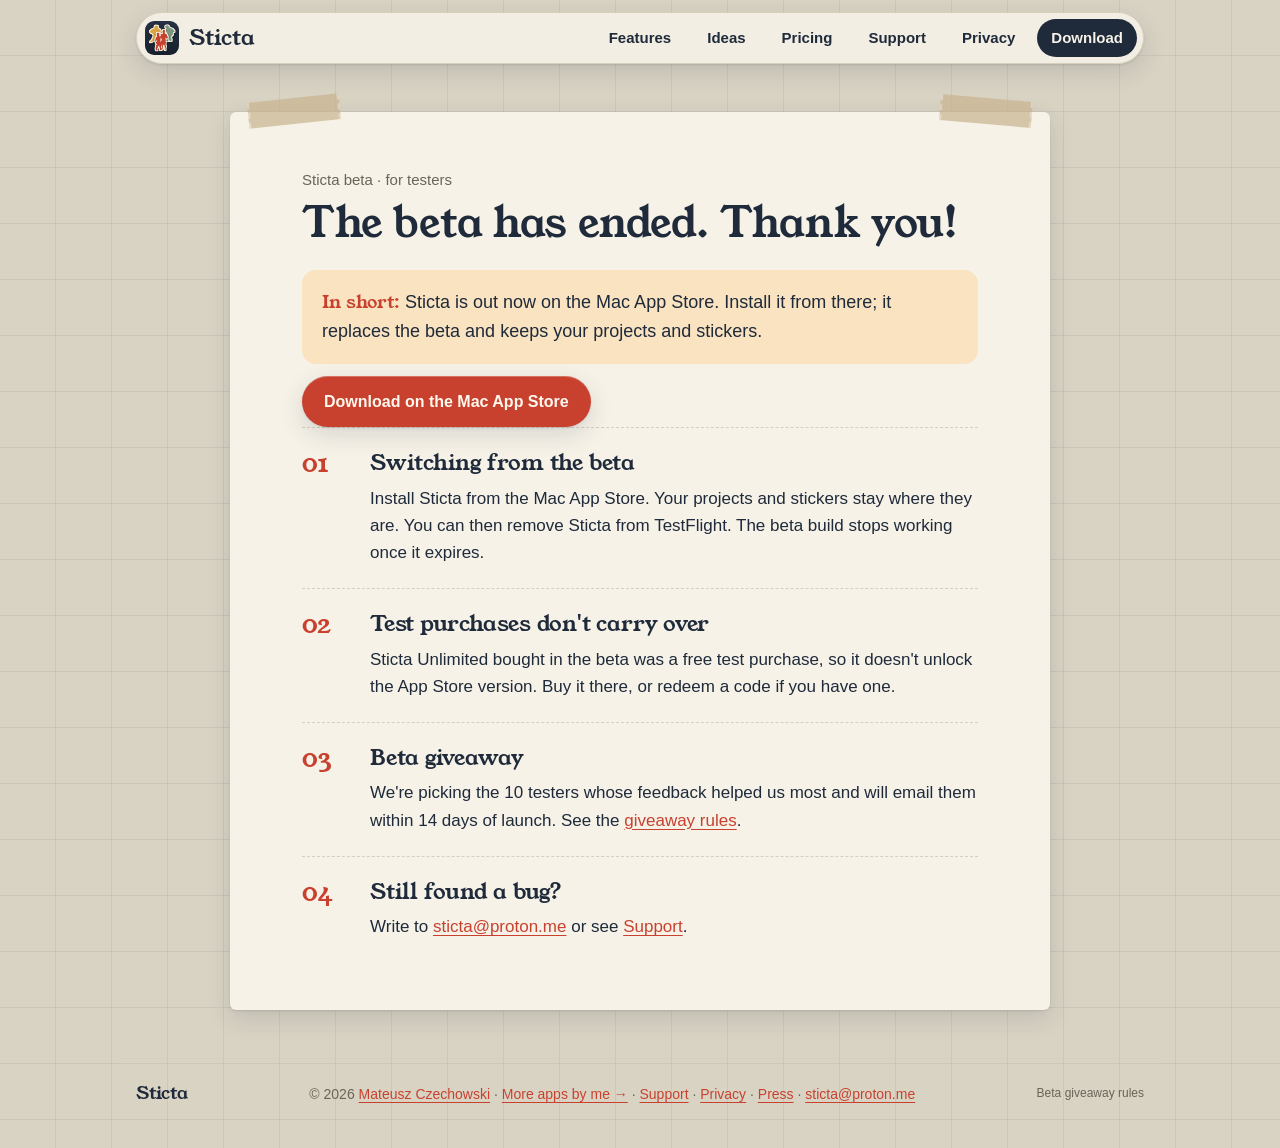
<file: beta.html>
<!doctype html>
<html lang="en">
<head>
  <meta charset="utf-8">
  <meta name="viewport" content="width=device-width, initial-scale=1">
  <title>Sticta Beta Has Ended</title>
  <meta name="description" content="The Sticta beta has ended. Sticta is out now on the Mac App Store.">
  <meta name="robots" content="noindex">
  <meta property="og:type" content="website">
  <meta property="og:site_name" content="Sticta">
  <meta property="og:url" content="https://sticta.app/beta">
  <meta property="og:title" content="The Sticta beta has ended">
  <meta property="og:description" content="Sticta is out now on the Mac App Store. Thank you, testers!">
  <meta property="og:image" content="https://sticta.app/assets/og.jpg">
  <meta property="og:image:width" content="1200">
  <meta property="og:image:height" content="630">
  <meta property="og:image:alt" content="Sticta: photo stickers pinned to a map of Europe on a Mac screen, with the line Your photos, stuck to your desktop.">
  <meta name="twitter:card" content="summary_large_image">
  <meta name="twitter:creator" content="@maticzechowskii">
  <meta name="theme-color" content="#D9D3C4" media="(prefers-color-scheme: light)">
  <meta name="theme-color" content="#17191D" media="(prefers-color-scheme: dark)">
  <link rel="icon" type="image/png" href="assets/favicon.png">
  <link rel="apple-touch-icon" href="assets/icon.png">
  <link rel="preload" href="assets/YoungSerif-Regular.ttf" as="font" type="font/ttf" crossorigin>
  <link rel="stylesheet" href="style.css?v=7a184f58">
<!-- Page Pulse (privacy-friendly: no cookies, no localStorage/sessionStorage, no persistent visitor ID) -->
<script>
(function(){
  if(window.self!==window.top)return;
  var pid="4a3903d2-e4a1-46b0-a912-f2eba5350eb7";
  var tk="bcec4612-bca1-4c6a-8962-24d3207e521b";
  var ep="https://esnubozrjxrbegatzusu.supabase.co/functions/v1/track";
  var sid=Math.random().toString(36).slice(2);
  function send(t,n){
    fetch(ep,{method:"POST",headers:{"Content-Type":"application/json"},
      body:JSON.stringify({page_id:pid,token:tk,url:location.href,referrer:document.referrer,
        user_agent:navigator.userAgent,screen_width:screen.width,
        session_id:sid,visitor_id:sid,event_type:t,element_name:n||null}),keepalive:true});
  }
  send("pageview");
  document.addEventListener("click",function(e){
    var el=e.target.closest("a,button,[role='button'],input[type='submit']");
    if(!el)return;
    var name=el.getAttribute("data-pp")||el.innerText||el.getAttribute("aria-label")||el.tagName;
    if(name)send("click",name.trim().substring(0,100));
  });
  setInterval(function(){if(!document.hidden)send("ping");},15000);
  var _v={cls:0,inp:0};
  try{
    if(window.PerformanceObserver){
      try{new PerformanceObserver(function(l){var e=l.getEntries();if(e.length)_v.lcp=Math.round(e[e.length-1].startTime);}).observe({type:"largest-contentful-paint",buffered:true});}catch(e){}
      try{new PerformanceObserver(function(l){l.getEntries().forEach(function(e){if(!e.hadRecentInput)_v.cls+=e.value;});}).observe({type:"layout-shift",buffered:true});}catch(e){}
      try{new PerformanceObserver(function(l){l.getEntries().forEach(function(e){if(e.duration>_v.inp)_v.inp=Math.round(e.duration);});}).observe({type:"event",buffered:true,durationThreshold:40});}catch(e){}
    }
  }catch(e){}
  function flushVitals(){
    if(_v._sent)return;_v._sent=1;
    try{var nt=performance.getEntriesByType&&performance.getEntriesByType("navigation")[0];if(nt&&nt.loadEventEnd)_v.load=Math.round(nt.loadEventEnd);}catch(e){}
    var payload={page_id:pid,token:tk,url:location.href,session_id:sid,event_type:"vitals",vitals:{lcp:_v.lcp||null,cls:_v.cls?Math.round(_v.cls*1000)/1000:null,inp:_v.inp||null,load_time:_v.load||null,device_type:(screen.width&&screen.width<768)?"mobile":"desktop"}};
    try{navigator.sendBeacon(ep,new Blob([JSON.stringify(payload)],{type:"application/json"}));}catch(e){}
  }
  addEventListener("visibilitychange",function(){if(document.visibilityState==="hidden")flushVitals();});
  addEventListener("pagehide",flushVitals);
})();
</script>
</head>
<body>

<header class="topbar">
  <nav class="topbar-inner" aria-label="Main">
    <a class="brand" href="./"><img src="assets/icon.png" alt=""><span>Sticta</span></a>
    <a class="pill hide-sm" href="./#features">Features</a>
    <a class="pill hide-sm" href="ideas">Ideas</a>
    <a class="pill hide-sm" href="./#pricing">Pricing</a>
    <a class="pill hide-sm" href="support">Support</a>
    <a class="pill" href="privacy">Privacy</a>
    <a class="pill cta" href="https://apps.apple.com/app/id6815226547">Download</a>
    <details class="navmenu">
      <summary aria-label="Menu"><span></span></summary>
      <div class="navmenu-panel" onclick="if (event.target.closest('a')) this.parentNode.open = false"><a href="./#features">Features</a><a href="ideas">Ideas</a><a href="./#pricing">Pricing</a><a href="support">Support</a><a href="privacy">Privacy</a></div>
    </details>
  </nav>
</header>

<main>
  <div class="wrap">
    <article class="sheet" style="margin-top:48px">
      <span class="tape l"></span><span class="tape r"></span>
      <p class="meta">Sticta beta · for testers</p>
      <h2>The beta has ended. Thank you!</h2>
      <p class="tldr"><strong>In short:</strong> Sticta is out now on the Mac App Store. Install it from there; it replaces the beta and keeps your projects and stickers.</p>

      <div class="actions">
        <a class="btn" href="https://apps.apple.com/app/id6815226547">Download on the Mac App Store</a>
      </div>

      <div class="clause"><span class="n">01</span><div>
        <h3>Switching from the beta</h3>
        <p>Install Sticta from the Mac App Store. Your projects and stickers stay where they are. You can then remove Sticta from TestFlight. The beta build stops working once it expires.</p>
      </div></div>

      <div class="clause"><span class="n">02</span><div>
        <h3>Test purchases don't carry over</h3>
        <p>Sticta Unlimited bought in the beta was a free test purchase, so it doesn't unlock the App Store version. Buy it there, or redeem a code if you have one.</p>
      </div></div>

      <div class="clause"><span class="n">03</span><div>
        <h3>Beta giveaway</h3>
        <p>We're picking the 10 testers whose feedback helped us most and will email them within 14 days of launch. See the <a href="giveaway">giveaway rules</a>.</p>
      </div></div>

      <div class="clause"><span class="n">04</span><div>
        <h3>Still found a bug?</h3>
        <p>Write to <a href="mailto:sticta@proton.me">sticta@proton.me</a> or see <a href="support">Support</a>.</p>
      </div></div>
    </article>
  </div>
</main>

<footer>
  <div class="wrap foot">
    <span class="display">Sticta</span>
    <span>© 2026 <a href="https://mateuszczechowski.github.io/">Mateusz Czechowski</a> · <a href="https://mateuszczechowski.github.io/">More apps by me →</a> · <a href="support">Support</a> · <a href="privacy">Privacy</a> · <a href="press">Press</a> · <a href="mailto:sticta@proton.me">sticta@proton.me</a></span>
    <a class="fine" href="giveaway">Beta giveaway rules</a>
  </div>
</footer>

</body>
</html>
</file>
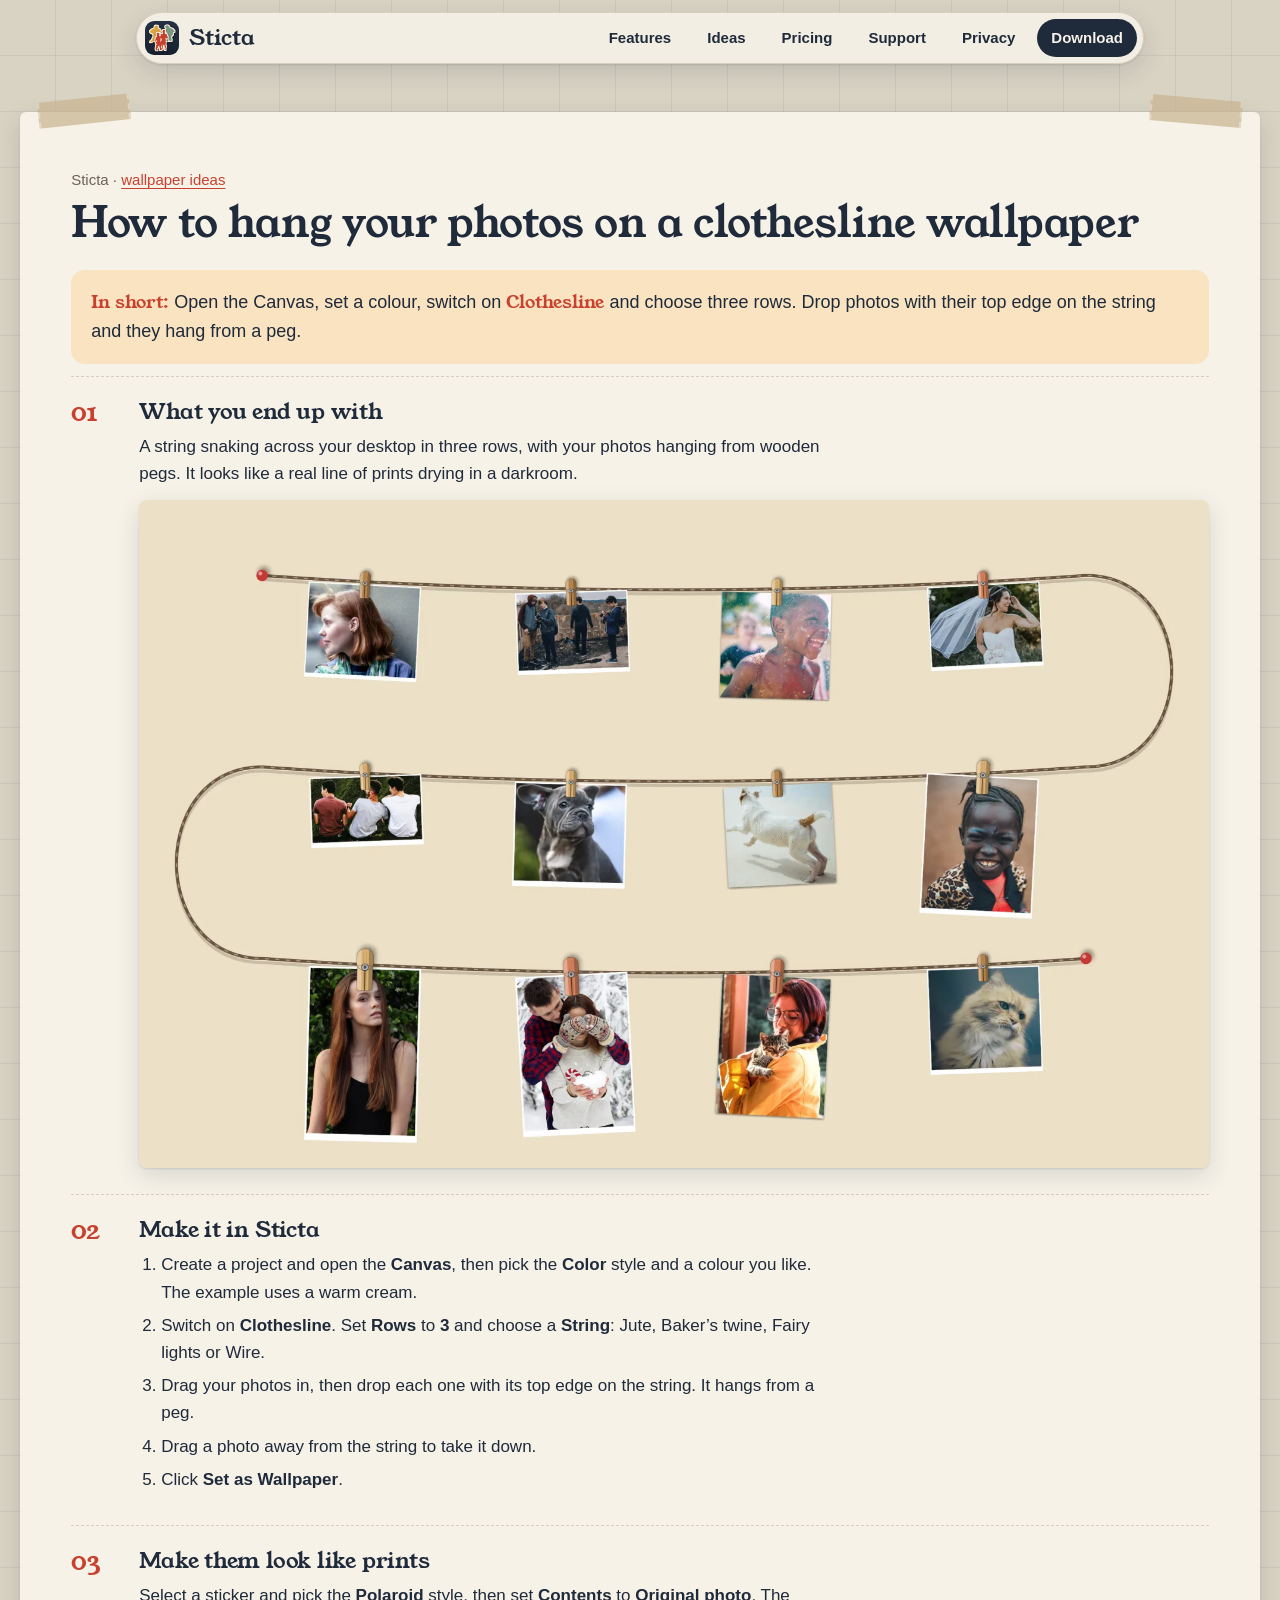
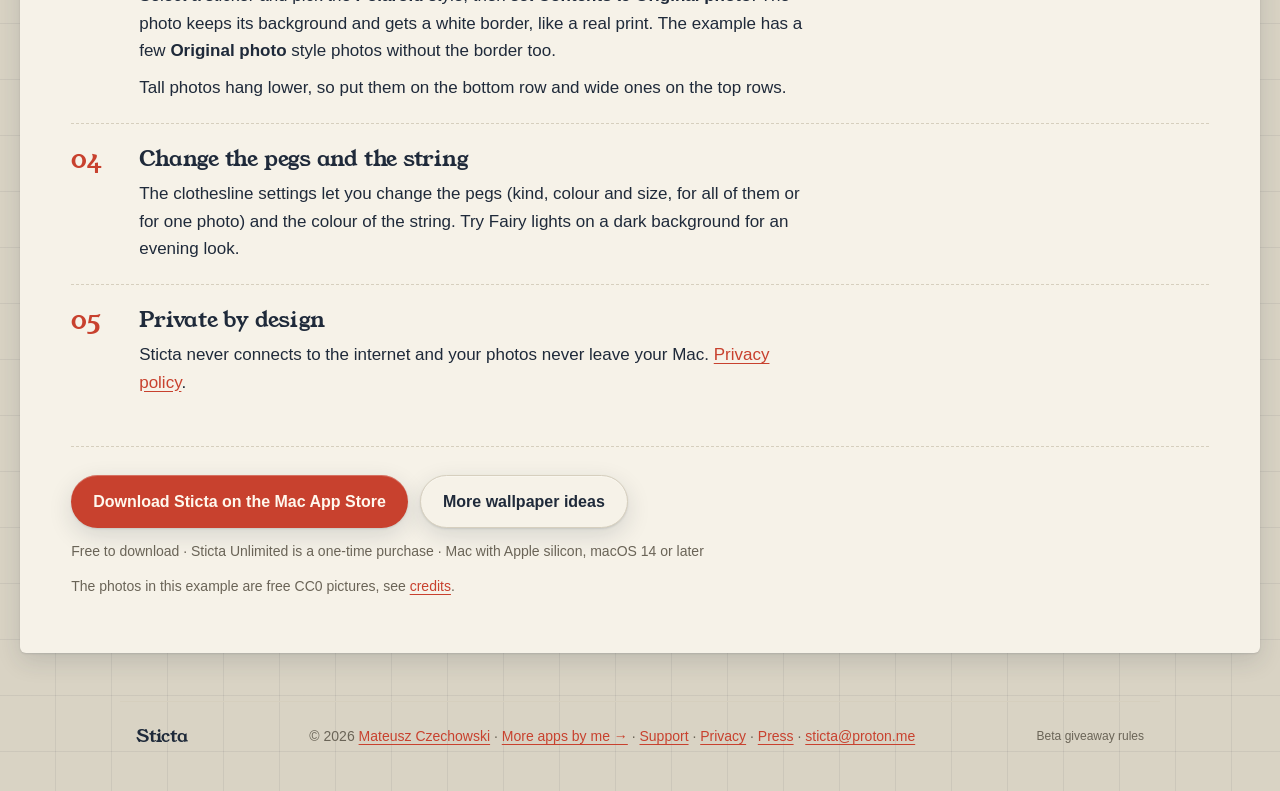
<file: clothesline-photo-wallpaper.html>
<!doctype html>
<html lang="en">
<head>
  <meta charset="utf-8">
  <meta name="viewport" content="width=device-width, initial-scale=1">
  <title>Clothesline Photo Wallpaper for Mac · Sticta</title>
  <meta name="description" content="Hang your photos on a clothesline across your Mac desktop: choose the number of rows, the string and the pegs.">
  <link rel="canonical" href="https://sticta.app/clothesline-photo-wallpaper">
  <meta property="og:type" content="website">
  <meta property="og:site_name" content="Sticta">
  <meta property="og:url" content="https://sticta.app/clothesline-photo-wallpaper">
  <meta property="og:title" content="Clothesline Photo Wallpaper for Mac · Sticta">
  <meta property="og:description" content="Hang your photos on a clothesline across your Mac desktop: choose the number of rows, the string and the pegs.">
  <meta property="og:image" content="https://sticta.app/assets/ideas/clothesline.webp">
  <meta property="og:image:width" content="1800">
  <meta property="og:image:height" content="1125">
  <meta property="og:image:alt" content="How to hang your photos on a clothesline wallpaper">
  <meta name="twitter:card" content="summary_large_image">
  <meta name="twitter:creator" content="@maticzechowskii">
  <meta name="theme-color" content="#D9D3C4" media="(prefers-color-scheme: light)">
  <meta name="theme-color" content="#17191D" media="(prefers-color-scheme: dark)">
  <link rel="icon" type="image/png" href="assets/favicon.png">
  <link rel="apple-touch-icon" href="assets/icon.png">
  <link rel="preload" href="assets/YoungSerif-Regular.ttf" as="font" type="font/ttf" crossorigin>
  <link rel="stylesheet" href="style.css?v=7a184f58">
  <script type="application/ld+json">
  {"@context": "https://schema.org", "@type": "Article", "headline": "How to hang your photos on a clothesline wallpaper", "description": "Hang your photos on a clothesline across your Mac desktop: choose the number of rows, the string and the pegs.", "image": "https://sticta.app/assets/ideas/clothesline.webp", "datePublished": "2026-10-13", "author": {"@type": "Person", "name": "Mateusz Czechowski", "url": "https://mateuszczechowski.github.io/"}, "mainEntityOfPage": "https://sticta.app/clothesline-photo-wallpaper"}
  </script>
<!-- Page Pulse (privacy-friendly: no cookies, no localStorage/sessionStorage, no persistent visitor ID) -->
<script>
(function(){
  if(window.self!==window.top)return;
  var pid="4a3903d2-e4a1-46b0-a912-f2eba5350eb7";
  var tk="bcec4612-bca1-4c6a-8962-24d3207e521b";
  var ep="https://esnubozrjxrbegatzusu.supabase.co/functions/v1/track";
  var sid=Math.random().toString(36).slice(2);
  function send(t,n){
    fetch(ep,{method:"POST",headers:{"Content-Type":"application/json"},
      body:JSON.stringify({page_id:pid,token:tk,url:location.href,referrer:document.referrer,
        user_agent:navigator.userAgent,screen_width:screen.width,
        session_id:sid,visitor_id:sid,event_type:t,element_name:n||null}),keepalive:true});
  }
  send("pageview");
  document.addEventListener("click",function(e){
    var el=e.target.closest("a,button,[role='button'],input[type='submit']");
    if(!el)return;
    var name=el.getAttribute("data-pp")||el.innerText||el.getAttribute("aria-label")||el.tagName;
    if(name)send("click",name.trim().substring(0,100));
  });
  setInterval(function(){if(!document.hidden)send("ping");},15000);
  var _v={cls:0,inp:0};
  try{
    if(window.PerformanceObserver){
      try{new PerformanceObserver(function(l){var e=l.getEntries();if(e.length)_v.lcp=Math.round(e[e.length-1].startTime);}).observe({type:"largest-contentful-paint",buffered:true});}catch(e){}
      try{new PerformanceObserver(function(l){l.getEntries().forEach(function(e){if(!e.hadRecentInput)_v.cls+=e.value;});}).observe({type:"layout-shift",buffered:true});}catch(e){}
      try{new PerformanceObserver(function(l){l.getEntries().forEach(function(e){if(e.duration>_v.inp)_v.inp=Math.round(e.duration);});}).observe({type:"event",buffered:true,durationThreshold:40});}catch(e){}
    }
  }catch(e){}
  function flushVitals(){
    if(_v._sent)return;_v._sent=1;
    try{var nt=performance.getEntriesByType&&performance.getEntriesByType("navigation")[0];if(nt&&nt.loadEventEnd)_v.load=Math.round(nt.loadEventEnd);}catch(e){}
    var payload={page_id:pid,token:tk,url:location.href,session_id:sid,event_type:"vitals",vitals:{lcp:_v.lcp||null,cls:_v.cls?Math.round(_v.cls*1000)/1000:null,inp:_v.inp||null,load_time:_v.load||null,device_type:(screen.width&&screen.width<768)?"mobile":"desktop"}};
    try{navigator.sendBeacon(ep,new Blob([JSON.stringify(payload)],{type:"application/json"}));}catch(e){}
  }
  addEventListener("visibilitychange",function(){if(document.visibilityState==="hidden")flushVitals();});
  addEventListener("pagehide",flushVitals);
})();
</script>
</head>
<body>

<header class="topbar">
  <nav class="topbar-inner" aria-label="Main">
    <a class="brand" href="./"><img src="assets/icon.png" alt=""><span>Sticta</span></a>
    <a class="pill hide-sm" href="./#features">Features</a>
    <a class="pill hide-sm" href="ideas">Ideas</a>
    <a class="pill hide-sm" href="./#pricing">Pricing</a>
    <a class="pill hide-sm" href="support">Support</a>
    <a class="pill" href="privacy">Privacy</a>
    <a class="pill cta" href="https://apps.apple.com/app/id6815226547">Download</a>
    <details class="navmenu">
      <summary aria-label="Menu"><span></span></summary>
      <div class="navmenu-panel" onclick="if (event.target.closest('a')) this.parentNode.open = false"><a href="./#features">Features</a><a href="ideas">Ideas</a><a href="./#pricing">Pricing</a><a href="support">Support</a><a href="privacy">Privacy</a></div>
    </details>
  </nav>
</header>

<main>
  <div class="wrap wide">
    <article class="sheet guide wide" style="margin-top:48px">
      <span class="tape l"></span><span class="tape r"></span>
      <p class="meta">Sticta · <a href="ideas">wallpaper ideas</a></p>
      <h1>How to hang your photos on a clothesline wallpaper</h1>
      <p class="tldr"><strong>In short:</strong> Open the Canvas, set a colour, switch on <strong>Clothesline</strong> and choose three rows. Drop photos with their top edge on the string and they hang from a peg.</p>

      <div class="clause"><span class="n">01</span><div>
        <h3>What you end up with</h3>
        <p>A string snaking across your desktop in three rows, with your photos hanging from wooden pegs. It looks like a real line of prints drying in a darkroom.</p>
        <img class="guide-shot" src="assets/ideas/clothesline.webp" alt="Wallpaper with polaroid photos hanging from a three-row clothesline with wooden pegs on a cream background" width="1800" height="1125">
      </div></div>

      <div class="clause"><span class="n">02</span><div>
        <h3>Make it in Sticta</h3>
        <ol>
          <li>Create a project and open the <strong>Canvas</strong>, then pick the <strong>Color</strong> style and a colour you like. The example uses a warm cream.</li>
          <li>Switch on <strong>Clothesline</strong>. Set <strong>Rows</strong> to <strong>3</strong> and choose a <strong>String</strong>: Jute, Baker’s twine, Fairy lights or Wire.</li>
          <li>Drag your photos in, then drop each one with its top edge on the string. It hangs from a peg.</li>
          <li>Drag a photo away from the string to take it down.</li>
          <li>Click <strong>Set as Wallpaper</strong>.</li>
        </ol>
      </div></div>

      <div class="clause"><span class="n">03</span><div>
        <h3>Make them look like prints</h3>
        <p>Select a sticker and pick the <strong>Polaroid</strong> style, then set <strong>Contents</strong> to <strong>Original photo</strong>. The photo keeps its background and gets a white border, like a real print. The example has a few <strong>Original photo</strong> style photos without the border too.</p><p>Tall photos hang lower, so put them on the bottom row and wide ones on the top rows.</p>
      </div></div>

      <div class="clause"><span class="n">04</span><div>
        <h3>Change the pegs and the string</h3>
        <p>The clothesline settings let you change the pegs (kind, colour and size, for all of them or for one photo) and the colour of the string. Try Fairy lights on a dark background for an evening look.</p>
      </div></div>

      <div class="clause"><span class="n">05</span><div>
        <h3>Private by design</h3>
        <p>Sticta never connects to the internet and your photos never leave your Mac. <a href="privacy">Privacy policy</a>.</p>
      </div></div>

      <div class="actions">
        <a class="btn" href="https://apps.apple.com/app/id6815226547">Download Sticta on the Mac App Store</a>
        <a class="btn ghost" href="ideas">More wallpaper ideas</a>
      </div>
      <p class="press-note">Free to download · Sticta Unlimited is a one-time purchase · Mac with Apple silicon, macOS 14 or later</p>
      <p class="press-note">The photos in this example are free CC0 pictures, see <a href="https://github.com/mateuszczechowski/sticta-support/blob/main/assets/home/CREDITS.md">credits</a>.</p>
    </article>
  </div>
</main>

<footer>
  <div class="wrap foot">
    <span class="display">Sticta</span>
    <span>© 2026 <a href="https://mateuszczechowski.github.io/">Mateusz Czechowski</a> · <a href="https://mateuszczechowski.github.io/">More apps by me →</a> · <a href="support">Support</a> · <a href="privacy">Privacy</a> · <a href="press">Press</a> · <a href="mailto:sticta@proton.me">sticta@proton.me</a></span>
    <a class="fine" href="giveaway">Beta giveaway rules</a>
  </div>
</footer>

</body>
</html>
</file>
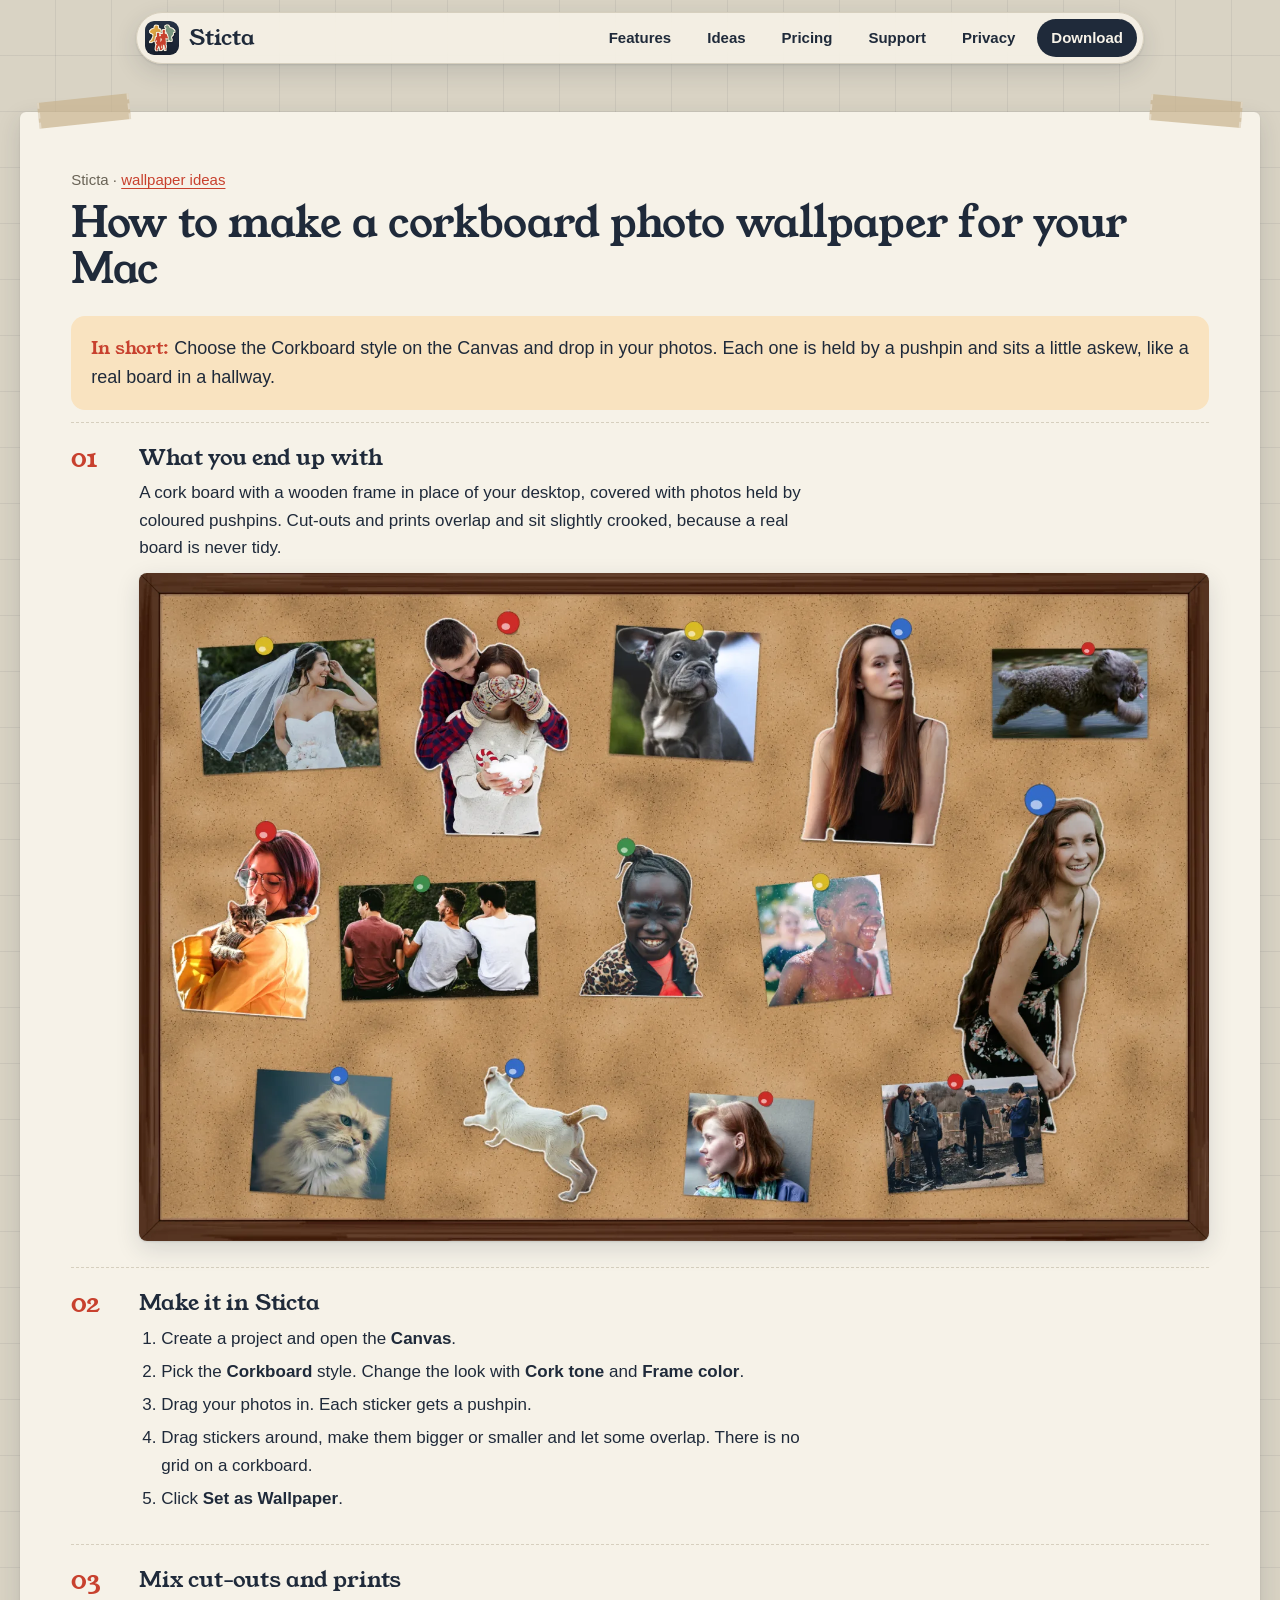
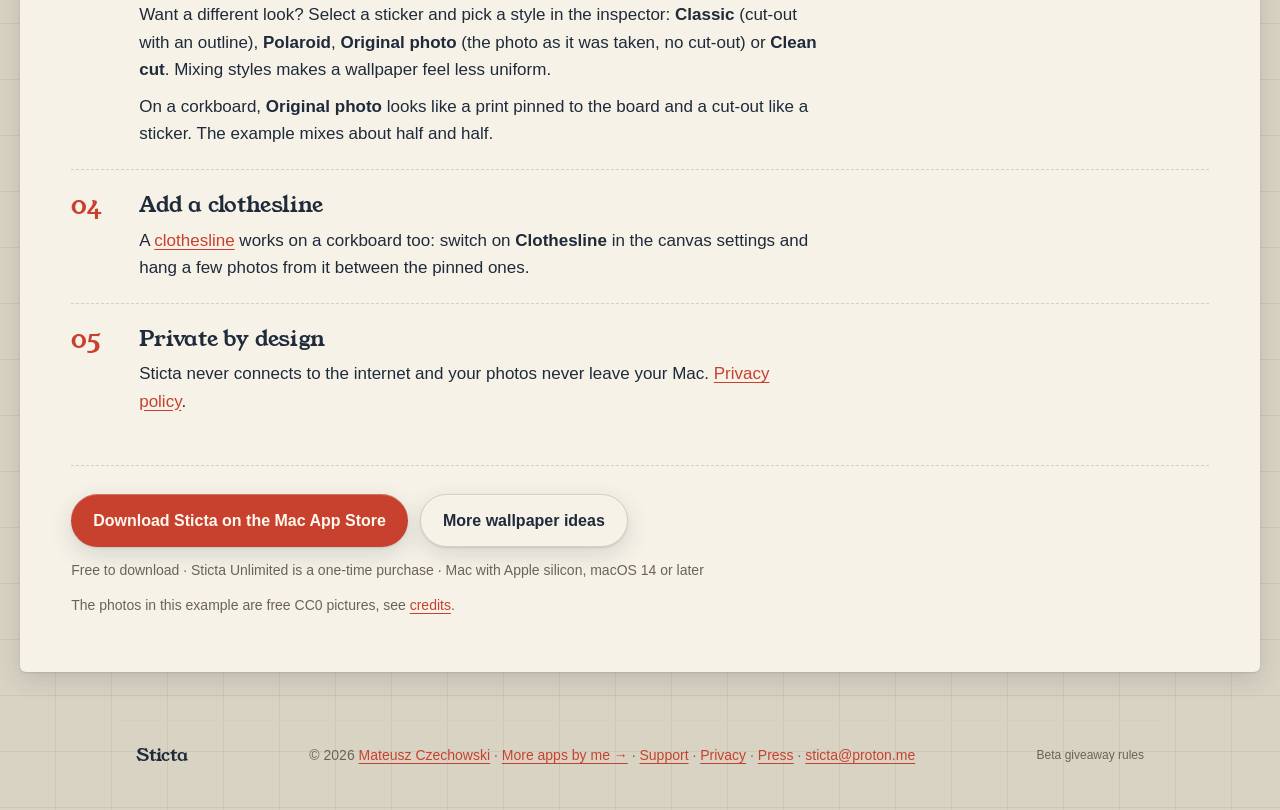
<file: corkboard-wallpaper.html>
<!doctype html>
<html lang="en">
<head>
  <meta charset="utf-8">
  <meta name="viewport" content="width=device-width, initial-scale=1">
  <title>Corkboard Photo Wallpaper for Mac · Sticta</title>
  <meta name="description" content="Pin your photos on a cork board on your Mac desktop: pushpins, loose overlapping prints and a wooden frame.">
  <link rel="canonical" href="https://sticta.app/corkboard-wallpaper">
  <meta property="og:type" content="website">
  <meta property="og:site_name" content="Sticta">
  <meta property="og:url" content="https://sticta.app/corkboard-wallpaper">
  <meta property="og:title" content="Corkboard Photo Wallpaper for Mac · Sticta">
  <meta property="og:description" content="Pin your photos on a cork board on your Mac desktop: pushpins, loose overlapping prints and a wooden frame.">
  <meta property="og:image" content="https://sticta.app/assets/ideas/corkboard.webp">
  <meta property="og:image:width" content="1800">
  <meta property="og:image:height" content="1125">
  <meta property="og:image:alt" content="How to make a corkboard photo wallpaper for your Mac">
  <meta name="twitter:card" content="summary_large_image">
  <meta name="twitter:creator" content="@maticzechowskii">
  <meta name="theme-color" content="#D9D3C4" media="(prefers-color-scheme: light)">
  <meta name="theme-color" content="#17191D" media="(prefers-color-scheme: dark)">
  <link rel="icon" type="image/png" href="assets/favicon.png">
  <link rel="apple-touch-icon" href="assets/icon.png">
  <link rel="preload" href="assets/YoungSerif-Regular.ttf" as="font" type="font/ttf" crossorigin>
  <link rel="stylesheet" href="style.css?v=7a184f58">
  <script type="application/ld+json">
  {"@context": "https://schema.org", "@type": "Article", "headline": "How to make a corkboard photo wallpaper for your Mac", "description": "Pin your photos on a cork board on your Mac desktop: pushpins, loose overlapping prints and a wooden frame.", "image": "https://sticta.app/assets/ideas/corkboard.webp", "datePublished": "2026-10-13", "author": {"@type": "Person", "name": "Mateusz Czechowski", "url": "https://mateuszczechowski.github.io/"}, "mainEntityOfPage": "https://sticta.app/corkboard-wallpaper"}
  </script>
<!-- Page Pulse (privacy-friendly: no cookies, no localStorage/sessionStorage, no persistent visitor ID) -->
<script>
(function(){
  if(window.self!==window.top)return;
  var pid="4a3903d2-e4a1-46b0-a912-f2eba5350eb7";
  var tk="bcec4612-bca1-4c6a-8962-24d3207e521b";
  var ep="https://esnubozrjxrbegatzusu.supabase.co/functions/v1/track";
  var sid=Math.random().toString(36).slice(2);
  function send(t,n){
    fetch(ep,{method:"POST",headers:{"Content-Type":"application/json"},
      body:JSON.stringify({page_id:pid,token:tk,url:location.href,referrer:document.referrer,
        user_agent:navigator.userAgent,screen_width:screen.width,
        session_id:sid,visitor_id:sid,event_type:t,element_name:n||null}),keepalive:true});
  }
  send("pageview");
  document.addEventListener("click",function(e){
    var el=e.target.closest("a,button,[role='button'],input[type='submit']");
    if(!el)return;
    var name=el.getAttribute("data-pp")||el.innerText||el.getAttribute("aria-label")||el.tagName;
    if(name)send("click",name.trim().substring(0,100));
  });
  setInterval(function(){if(!document.hidden)send("ping");},15000);
  var _v={cls:0,inp:0};
  try{
    if(window.PerformanceObserver){
      try{new PerformanceObserver(function(l){var e=l.getEntries();if(e.length)_v.lcp=Math.round(e[e.length-1].startTime);}).observe({type:"largest-contentful-paint",buffered:true});}catch(e){}
      try{new PerformanceObserver(function(l){l.getEntries().forEach(function(e){if(!e.hadRecentInput)_v.cls+=e.value;});}).observe({type:"layout-shift",buffered:true});}catch(e){}
      try{new PerformanceObserver(function(l){l.getEntries().forEach(function(e){if(e.duration>_v.inp)_v.inp=Math.round(e.duration);});}).observe({type:"event",buffered:true,durationThreshold:40});}catch(e){}
    }
  }catch(e){}
  function flushVitals(){
    if(_v._sent)return;_v._sent=1;
    try{var nt=performance.getEntriesByType&&performance.getEntriesByType("navigation")[0];if(nt&&nt.loadEventEnd)_v.load=Math.round(nt.loadEventEnd);}catch(e){}
    var payload={page_id:pid,token:tk,url:location.href,session_id:sid,event_type:"vitals",vitals:{lcp:_v.lcp||null,cls:_v.cls?Math.round(_v.cls*1000)/1000:null,inp:_v.inp||null,load_time:_v.load||null,device_type:(screen.width&&screen.width<768)?"mobile":"desktop"}};
    try{navigator.sendBeacon(ep,new Blob([JSON.stringify(payload)],{type:"application/json"}));}catch(e){}
  }
  addEventListener("visibilitychange",function(){if(document.visibilityState==="hidden")flushVitals();});
  addEventListener("pagehide",flushVitals);
})();
</script>
</head>
<body>

<header class="topbar">
  <nav class="topbar-inner" aria-label="Main">
    <a class="brand" href="./"><img src="assets/icon.png" alt=""><span>Sticta</span></a>
    <a class="pill hide-sm" href="./#features">Features</a>
    <a class="pill hide-sm" href="ideas">Ideas</a>
    <a class="pill hide-sm" href="./#pricing">Pricing</a>
    <a class="pill hide-sm" href="support">Support</a>
    <a class="pill" href="privacy">Privacy</a>
    <a class="pill cta" href="https://apps.apple.com/app/id6815226547">Download</a>
    <details class="navmenu">
      <summary aria-label="Menu"><span></span></summary>
      <div class="navmenu-panel" onclick="if (event.target.closest('a')) this.parentNode.open = false"><a href="./#features">Features</a><a href="ideas">Ideas</a><a href="./#pricing">Pricing</a><a href="support">Support</a><a href="privacy">Privacy</a></div>
    </details>
  </nav>
</header>

<main>
  <div class="wrap wide">
    <article class="sheet guide wide" style="margin-top:48px">
      <span class="tape l"></span><span class="tape r"></span>
      <p class="meta">Sticta · <a href="ideas">wallpaper ideas</a></p>
      <h1>How to make a corkboard photo wallpaper for your Mac</h1>
      <p class="tldr"><strong>In short:</strong> Choose the Corkboard style on the Canvas and drop in your photos. Each one is held by a pushpin and sits a little askew, like a real board in a hallway.</p>

      <div class="clause"><span class="n">01</span><div>
        <h3>What you end up with</h3>
        <p>A cork board with a wooden frame in place of your desktop, covered with photos held by coloured pushpins. Cut-outs and prints overlap and sit slightly crooked, because a real board is never tidy.</p>
        <img class="guide-shot" src="assets/ideas/corkboard.webp" alt="Mac wallpaper made as a cork board with photo stickers and prints held by coloured pushpins" width="1800" height="1125">
      </div></div>

      <div class="clause"><span class="n">02</span><div>
        <h3>Make it in Sticta</h3>
        <ol>
          <li>Create a project and open the <strong>Canvas</strong>.</li>
          <li>Pick the <strong>Corkboard</strong> style. Change the look with <strong>Cork tone</strong> and <strong>Frame color</strong>.</li>
          <li>Drag your photos in. Each sticker gets a pushpin.</li>
          <li>Drag stickers around, make them bigger or smaller and let some overlap. There is no grid on a corkboard.</li>
          <li>Click <strong>Set as Wallpaper</strong>.</li>
        </ol>
      </div></div>

      <div class="clause"><span class="n">03</span><div>
        <h3>Mix cut-outs and prints</h3>
        <p>Want a different look? Select a sticker and pick a style in the inspector: <strong>Classic</strong> (cut-out with an outline), <strong>Polaroid</strong>, <strong>Original photo</strong> (the photo as it was taken, no cut-out) or <strong>Clean cut</strong>. Mixing styles makes a wallpaper feel less uniform.</p><p>On a corkboard, <strong>Original photo</strong> looks like a print pinned to the board and a cut-out like a sticker. The example mixes about half and half.</p>
      </div></div>

      <div class="clause"><span class="n">04</span><div>
        <h3>Add a clothesline</h3>
        <p>A <a href="clothesline-photo-wallpaper">clothesline</a> works on a corkboard too: switch on <strong>Clothesline</strong> in the canvas settings and hang a few photos from it between the pinned ones.</p>
      </div></div>

      <div class="clause"><span class="n">05</span><div>
        <h3>Private by design</h3>
        <p>Sticta never connects to the internet and your photos never leave your Mac. <a href="privacy">Privacy policy</a>.</p>
      </div></div>

      <div class="actions">
        <a class="btn" href="https://apps.apple.com/app/id6815226547">Download Sticta on the Mac App Store</a>
        <a class="btn ghost" href="ideas">More wallpaper ideas</a>
      </div>
      <p class="press-note">Free to download · Sticta Unlimited is a one-time purchase · Mac with Apple silicon, macOS 14 or later</p>
      <p class="press-note">The photos in this example are free CC0 pictures, see <a href="https://github.com/mateuszczechowski/sticta-support/blob/main/assets/home/CREDITS.md">credits</a>.</p>
    </article>
  </div>
</main>

<footer>
  <div class="wrap foot">
    <span class="display">Sticta</span>
    <span>© 2026 <a href="https://mateuszczechowski.github.io/">Mateusz Czechowski</a> · <a href="https://mateuszczechowski.github.io/">More apps by me →</a> · <a href="support">Support</a> · <a href="privacy">Privacy</a> · <a href="press">Press</a> · <a href="mailto:sticta@proton.me">sticta@proton.me</a></span>
    <a class="fine" href="giveaway">Beta giveaway rules</a>
  </div>
</footer>

</body>
</html>
</file>
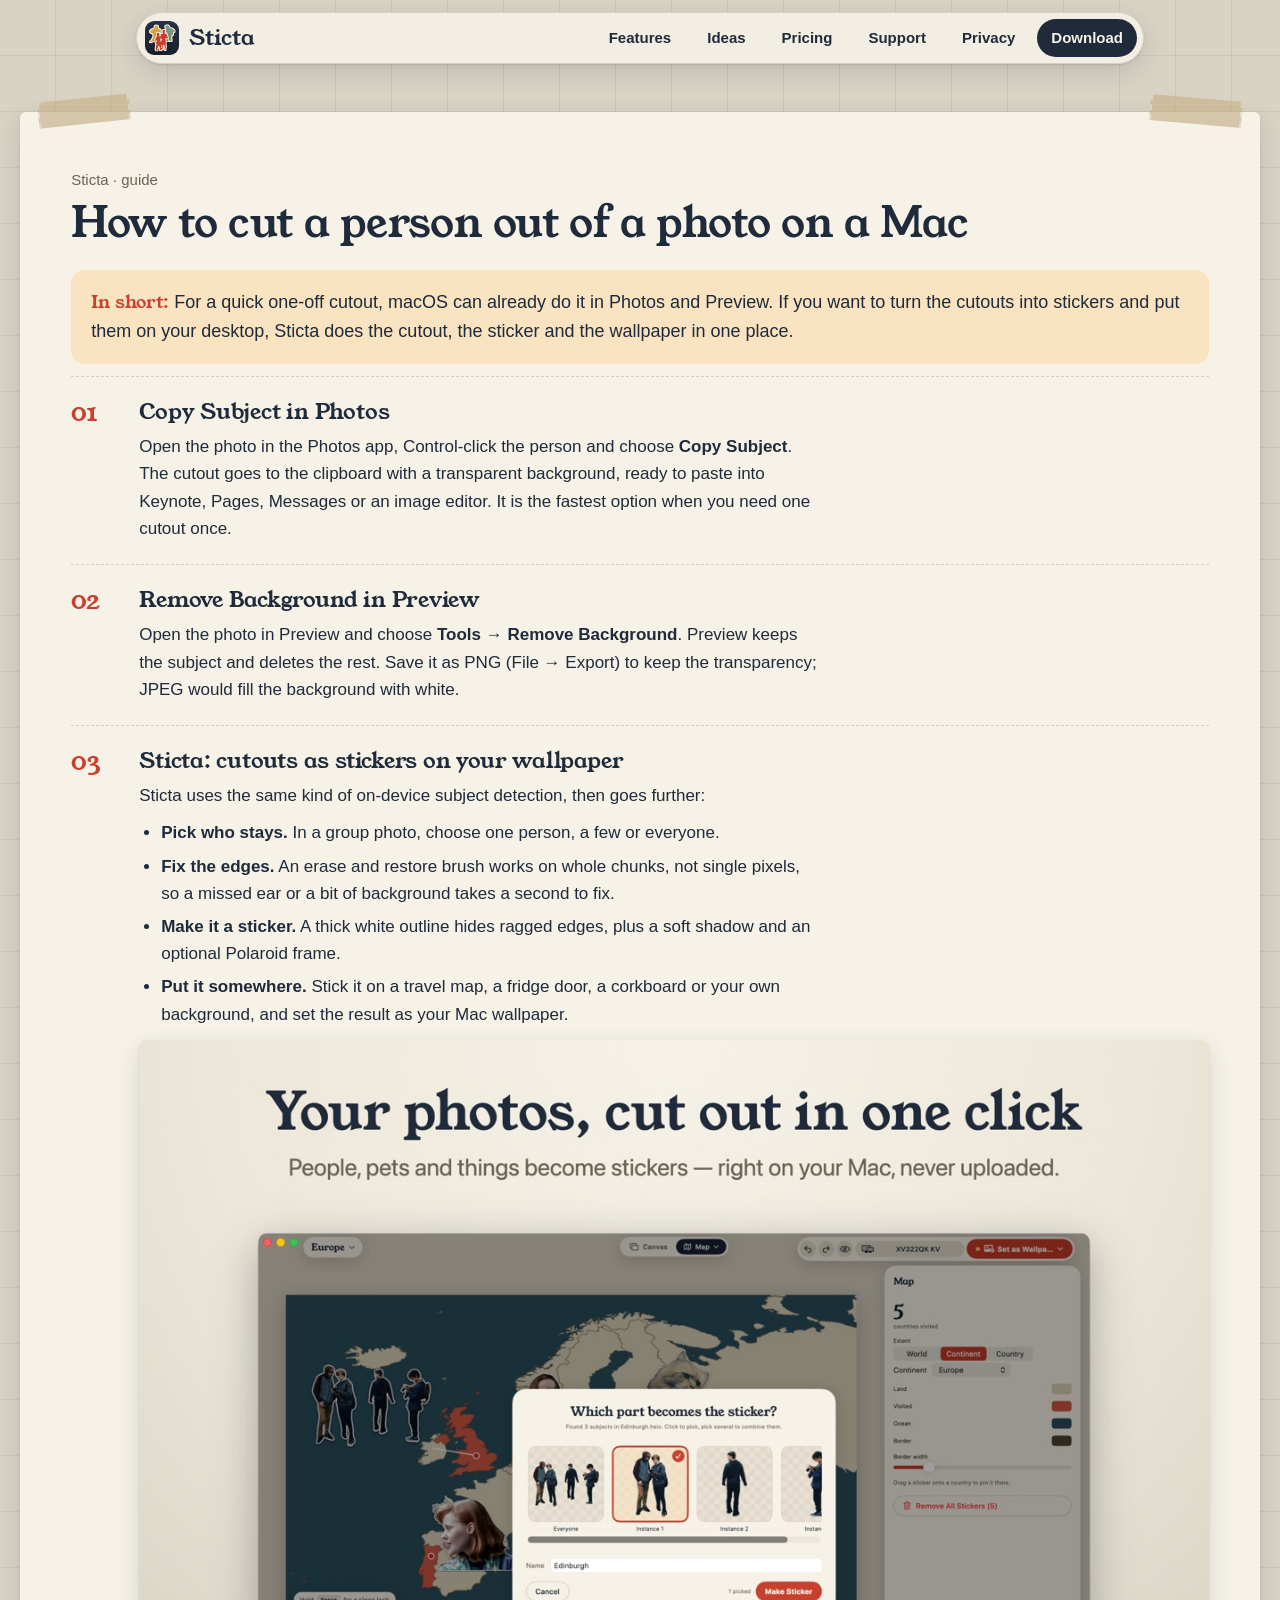
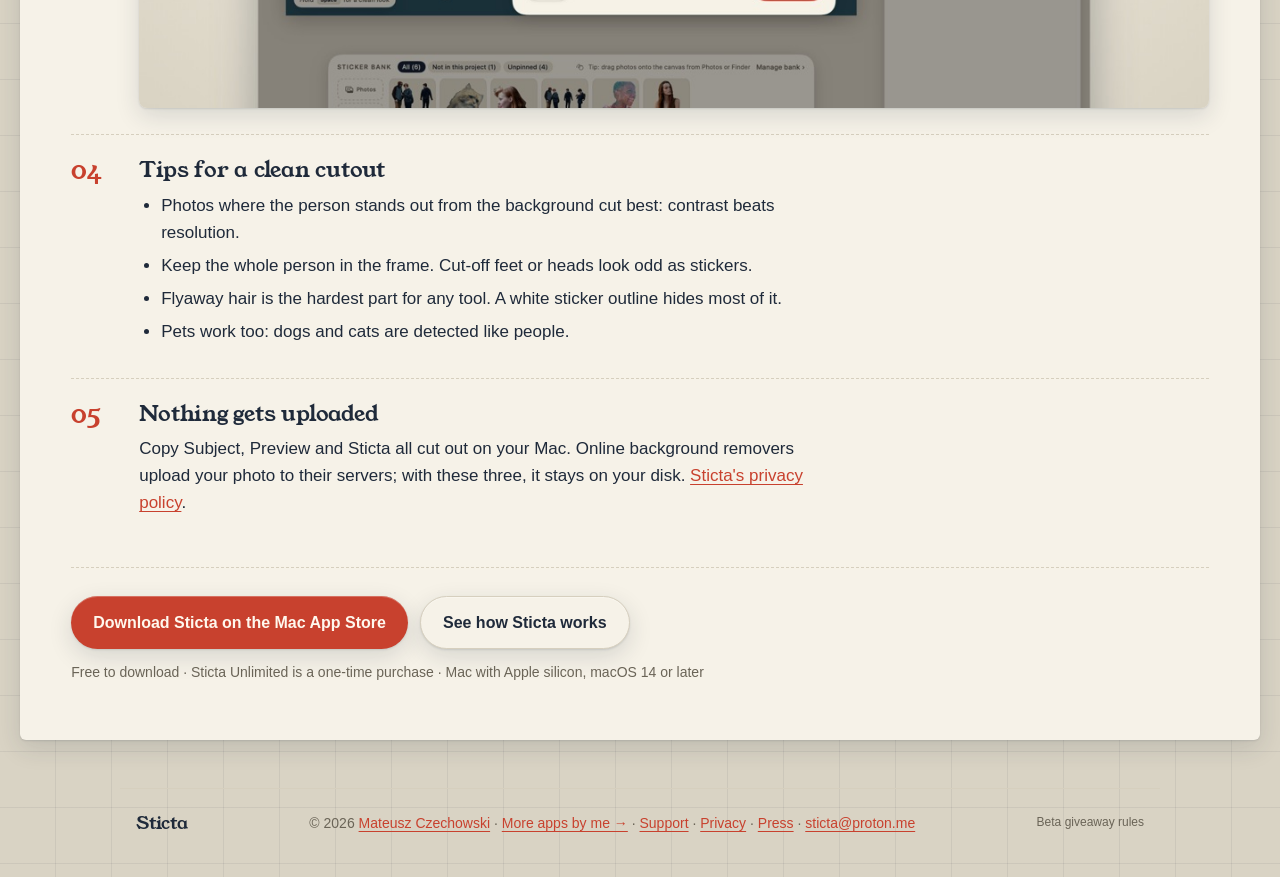
<file: cut-out-photo-mac.html>
<!doctype html>
<html lang="en">
<head>
  <meta charset="utf-8">
  <meta name="viewport" content="width=device-width, initial-scale=1">
  <title>How to Cut Out a Person from a Photo on Mac · Sticta</title>
  <meta name="description" content="Three ways to cut a person or a pet out of a photo on a Mac: Copy Subject in Photos, Remove Background in Preview, and Sticta for sticker wallpapers.">
  <link rel="canonical" href="https://sticta.app/cut-out-photo-mac">
  <meta property="og:type" content="website">
  <meta property="og:site_name" content="Sticta">
  <meta property="og:url" content="https://sticta.app/cut-out-photo-mac">
  <meta property="og:title" content="How to Cut Out a Person from a Photo on Mac · Sticta">
  <meta property="og:description" content="Copy Subject, Preview and Sticta: three ways to cut a person out of a photo on a Mac.">
  <meta property="og:image" content="https://sticta.app/assets/og.jpg">
  <meta property="og:image:width" content="1200">
  <meta property="og:image:height" content="630">
  <meta property="og:image:alt" content="Sticta: photo stickers pinned to a map of Europe on a Mac screen, with the line Your photos, stuck to your desktop.">
  <meta name="twitter:card" content="summary_large_image">
  <meta name="twitter:creator" content="@maticzechowskii">
  <meta name="theme-color" content="#D9D3C4" media="(prefers-color-scheme: light)">
  <meta name="theme-color" content="#17191D" media="(prefers-color-scheme: dark)">
  <link rel="icon" type="image/png" href="assets/favicon.png">
  <link rel="apple-touch-icon" href="assets/icon.png">
  <link rel="preload" href="assets/YoungSerif-Regular.ttf" as="font" type="font/ttf" crossorigin>
  <link rel="stylesheet" href="style.css?v=7a184f58">
  <script type="application/ld+json">
  {"@context": "https://schema.org", "@type": "Article", "headline": "How to cut a person out of a photo on a Mac", "description": "Three ways to cut a person or a pet out of a photo on a Mac: Copy Subject in Photos, Remove Background in Preview, and Sticta for sticker wallpapers.", "image": "https://sticta.app/assets/og.jpg", "datePublished": "2026-10-09", "author": {"@type": "Person", "name": "Mateusz Czechowski", "url": "https://mateuszczechowski.github.io/"}, "mainEntityOfPage": "https://sticta.app/cut-out-photo-mac"}
  </script>
<!-- Page Pulse (privacy-friendly: no cookies, no localStorage/sessionStorage, no persistent visitor ID) -->
<script>
(function(){
  if(window.self!==window.top)return;
  var pid="4a3903d2-e4a1-46b0-a912-f2eba5350eb7";
  var tk="bcec4612-bca1-4c6a-8962-24d3207e521b";
  var ep="https://esnubozrjxrbegatzusu.supabase.co/functions/v1/track";
  var sid=Math.random().toString(36).slice(2);
  function send(t,n){
    fetch(ep,{method:"POST",headers:{"Content-Type":"application/json"},
      body:JSON.stringify({page_id:pid,token:tk,url:location.href,referrer:document.referrer,
        user_agent:navigator.userAgent,screen_width:screen.width,
        session_id:sid,visitor_id:sid,event_type:t,element_name:n||null}),keepalive:true});
  }
  send("pageview");
  document.addEventListener("click",function(e){
    var el=e.target.closest("a,button,[role='button'],input[type='submit']");
    if(!el)return;
    var name=el.getAttribute("data-pp")||el.innerText||el.getAttribute("aria-label")||el.tagName;
    if(name)send("click",name.trim().substring(0,100));
  });
  setInterval(function(){if(!document.hidden)send("ping");},15000);
  var _v={cls:0,inp:0};
  try{
    if(window.PerformanceObserver){
      try{new PerformanceObserver(function(l){var e=l.getEntries();if(e.length)_v.lcp=Math.round(e[e.length-1].startTime);}).observe({type:"largest-contentful-paint",buffered:true});}catch(e){}
      try{new PerformanceObserver(function(l){l.getEntries().forEach(function(e){if(!e.hadRecentInput)_v.cls+=e.value;});}).observe({type:"layout-shift",buffered:true});}catch(e){}
      try{new PerformanceObserver(function(l){l.getEntries().forEach(function(e){if(e.duration>_v.inp)_v.inp=Math.round(e.duration);});}).observe({type:"event",buffered:true,durationThreshold:40});}catch(e){}
    }
  }catch(e){}
  function flushVitals(){
    if(_v._sent)return;_v._sent=1;
    try{var nt=performance.getEntriesByType&&performance.getEntriesByType("navigation")[0];if(nt&&nt.loadEventEnd)_v.load=Math.round(nt.loadEventEnd);}catch(e){}
    var payload={page_id:pid,token:tk,url:location.href,session_id:sid,event_type:"vitals",vitals:{lcp:_v.lcp||null,cls:_v.cls?Math.round(_v.cls*1000)/1000:null,inp:_v.inp||null,load_time:_v.load||null,device_type:(screen.width&&screen.width<768)?"mobile":"desktop"}};
    try{navigator.sendBeacon(ep,new Blob([JSON.stringify(payload)],{type:"application/json"}));}catch(e){}
  }
  addEventListener("visibilitychange",function(){if(document.visibilityState==="hidden")flushVitals();});
  addEventListener("pagehide",flushVitals);
})();
</script>
</head>
<body>

<header class="topbar">
  <nav class="topbar-inner" aria-label="Main">
    <a class="brand" href="./"><img src="assets/icon.png" alt=""><span>Sticta</span></a>
    <a class="pill hide-sm" href="./#features">Features</a>
    <a class="pill hide-sm" href="ideas">Ideas</a>
    <a class="pill hide-sm" href="./#pricing">Pricing</a>
    <a class="pill hide-sm" href="support">Support</a>
    <a class="pill" href="privacy">Privacy</a>
    <a class="pill cta" href="https://apps.apple.com/app/id6815226547">Download</a>
    <details class="navmenu">
      <summary aria-label="Menu"><span></span></summary>
      <div class="navmenu-panel" onclick="if (event.target.closest('a')) this.parentNode.open = false"><a href="./#features">Features</a><a href="ideas">Ideas</a><a href="./#pricing">Pricing</a><a href="support">Support</a><a href="privacy">Privacy</a></div>
    </details>
  </nav>
</header>

<main>
  <div class="wrap wide">
    <article class="sheet guide wide" style="margin-top:48px">
      <span class="tape l"></span><span class="tape r"></span>
      <p class="meta">Sticta · guide</p>
      <h1>How to cut a person out of a photo on a Mac</h1>
      <p class="tldr"><strong>In short:</strong> For a quick one-off cutout, macOS can already do it in Photos and Preview. If you want to turn the cutouts into stickers and put them on your desktop, Sticta does the cutout, the sticker and the wallpaper in one place.</p>

      <div class="clause"><span class="n">01</span><div>
        <h3>Copy Subject in Photos</h3>
        <p>Open the photo in the Photos app, Control-click the person and choose <strong>Copy Subject</strong>. The cutout goes to the clipboard with a transparent background, ready to paste into Keynote, Pages, Messages or an image editor. It is the fastest option when you need one cutout once.</p>
      </div></div>

      <div class="clause"><span class="n">02</span><div>
        <h3>Remove Background in Preview</h3>
        <p>Open the photo in Preview and choose <strong>Tools → Remove Background</strong>. Preview keeps the subject and deletes the rest. Save it as PNG (File → Export) to keep the transparency; JPEG would fill the background with white.</p>
      </div></div>

      <div class="clause"><span class="n">03</span><div>
        <h3>Sticta: cutouts as stickers on your wallpaper</h3>
        <p>Sticta uses the same kind of on-device subject detection, then goes further:</p>
        <ul>
          <li><strong>Pick who stays.</strong> In a group photo, choose one person, a few or everyone.</li>
          <li><strong>Fix the edges.</strong> An erase and restore brush works on whole chunks, not single pixels, so a missed ear or a bit of background takes a second to fix.</li>
          <li><strong>Make it a sticker.</strong> A thick white outline hides ragged edges, plus a soft shadow and an optional Polaroid frame.</li>
          <li><strong>Put it somewhere.</strong> Stick it on a travel map, a fridge door, a corkboard or your own background, and set the result as your Mac wallpaper.</li>
        </ul>
        <img class="guide-shot" src="assets/press/sticta-01-cutout-thumb.jpg" alt="Choosing which people in a group photo become the sticker in Sticta" loading="lazy" width="1200" height="750">
      </div></div>

      <div class="clause"><span class="n">04</span><div>
        <h3>Tips for a clean cutout</h3>
        <ul>
          <li>Photos where the person stands out from the background cut best: contrast beats resolution.</li>
          <li>Keep the whole person in the frame. Cut-off feet or heads look odd as stickers.</li>
          <li>Flyaway hair is the hardest part for any tool. A white sticker outline hides most of it.</li>
          <li>Pets work too: dogs and cats are detected like people.</li>
        </ul>
      </div></div>

      <div class="clause"><span class="n">05</span><div>
        <h3>Nothing gets uploaded</h3>
        <p>Copy Subject, Preview and Sticta all cut out on your Mac. Online background removers upload your photo to their servers; with these three, it stays on your disk. <a href="privacy">Sticta's privacy policy</a>.</p>
      </div></div>

      <div class="actions">
        <a class="btn" href="https://apps.apple.com/app/id6815226547">Download Sticta on the Mac App Store</a>
        <a class="btn ghost" href="./">See how Sticta works</a>
      </div>
      <p class="press-note">Free to download · Sticta Unlimited is a one-time purchase · Mac with Apple silicon, macOS 14 or later</p>
    </article>
  </div>
</main>

<footer>
  <div class="wrap foot">
    <span class="display">Sticta</span>
    <span>© 2026 <a href="https://mateuszczechowski.github.io/">Mateusz Czechowski</a> · <a href="https://mateuszczechowski.github.io/">More apps by me →</a> · <a href="support">Support</a> · <a href="privacy">Privacy</a> · <a href="press">Press</a> · <a href="mailto:sticta@proton.me">sticta@proton.me</a></span>
    <a class="fine" href="giveaway">Beta giveaway rules</a>
  </div>
</footer>

</body>
</html>
</file>
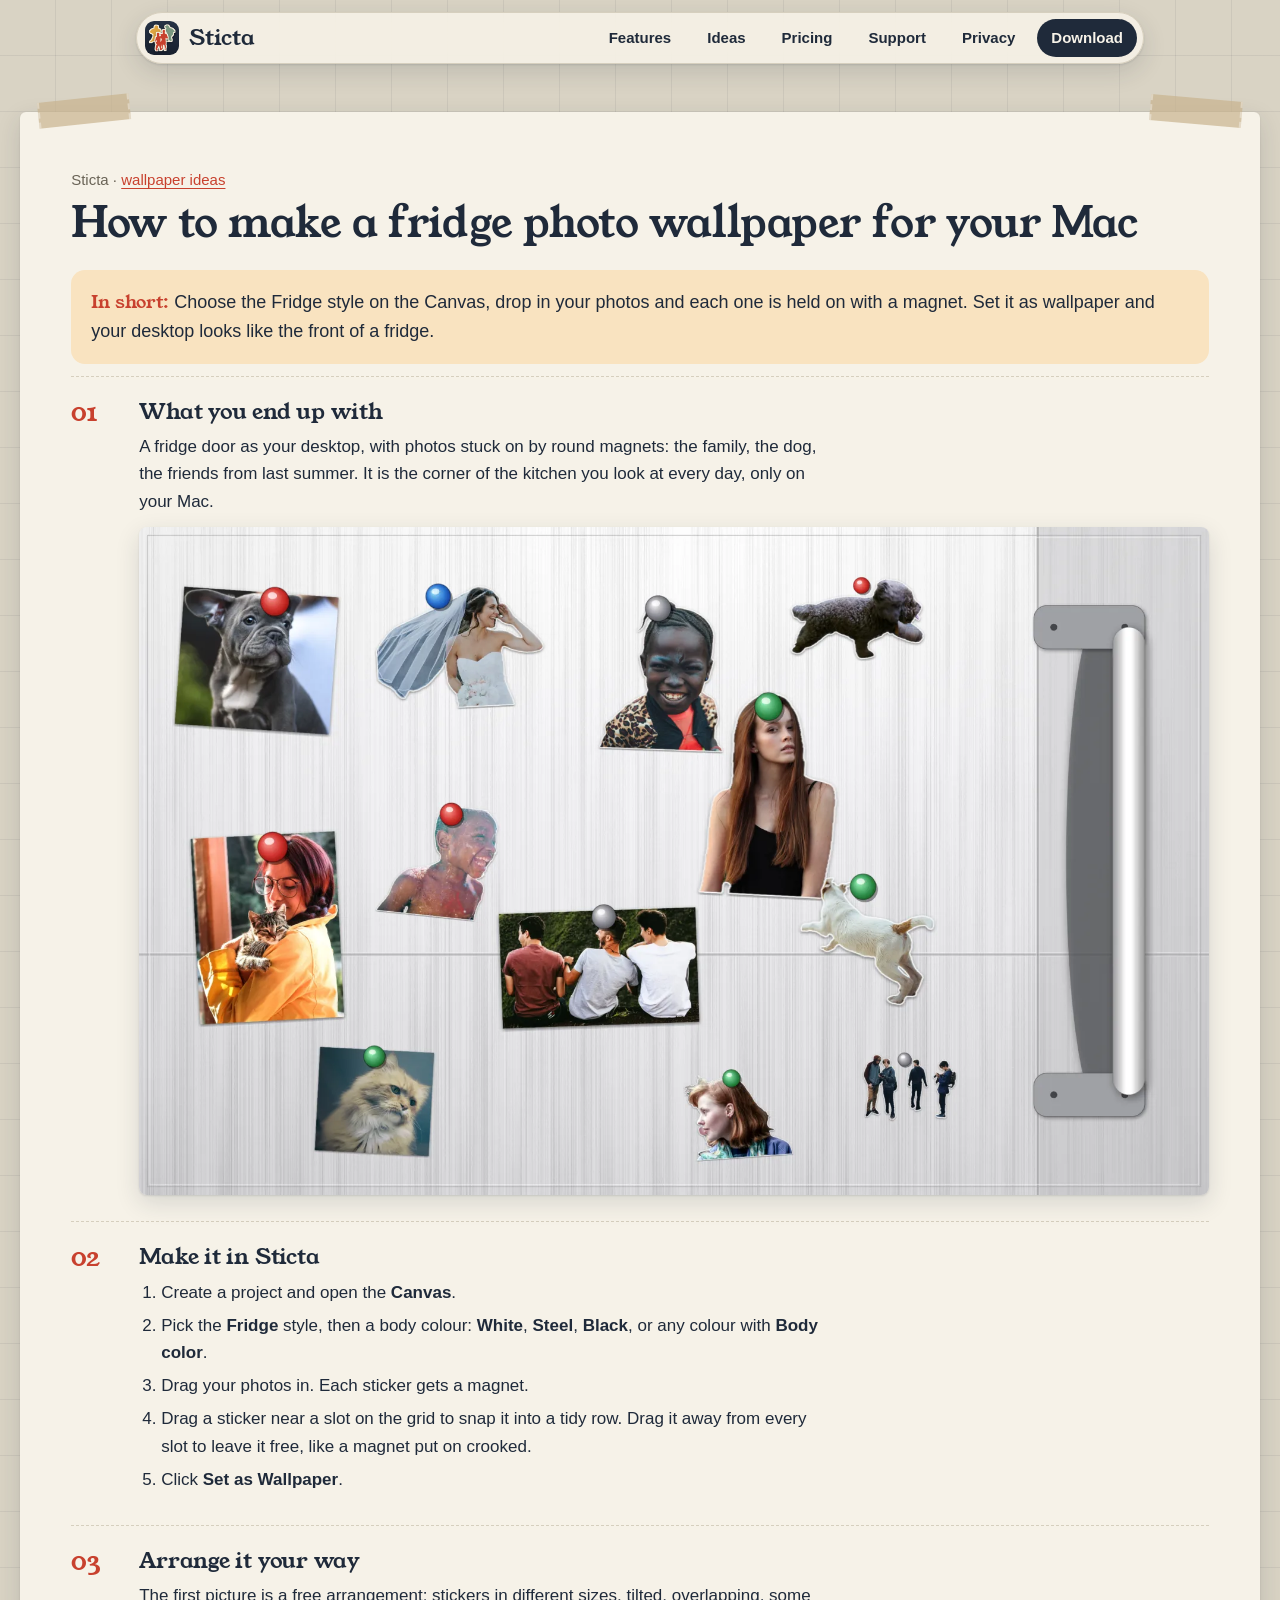
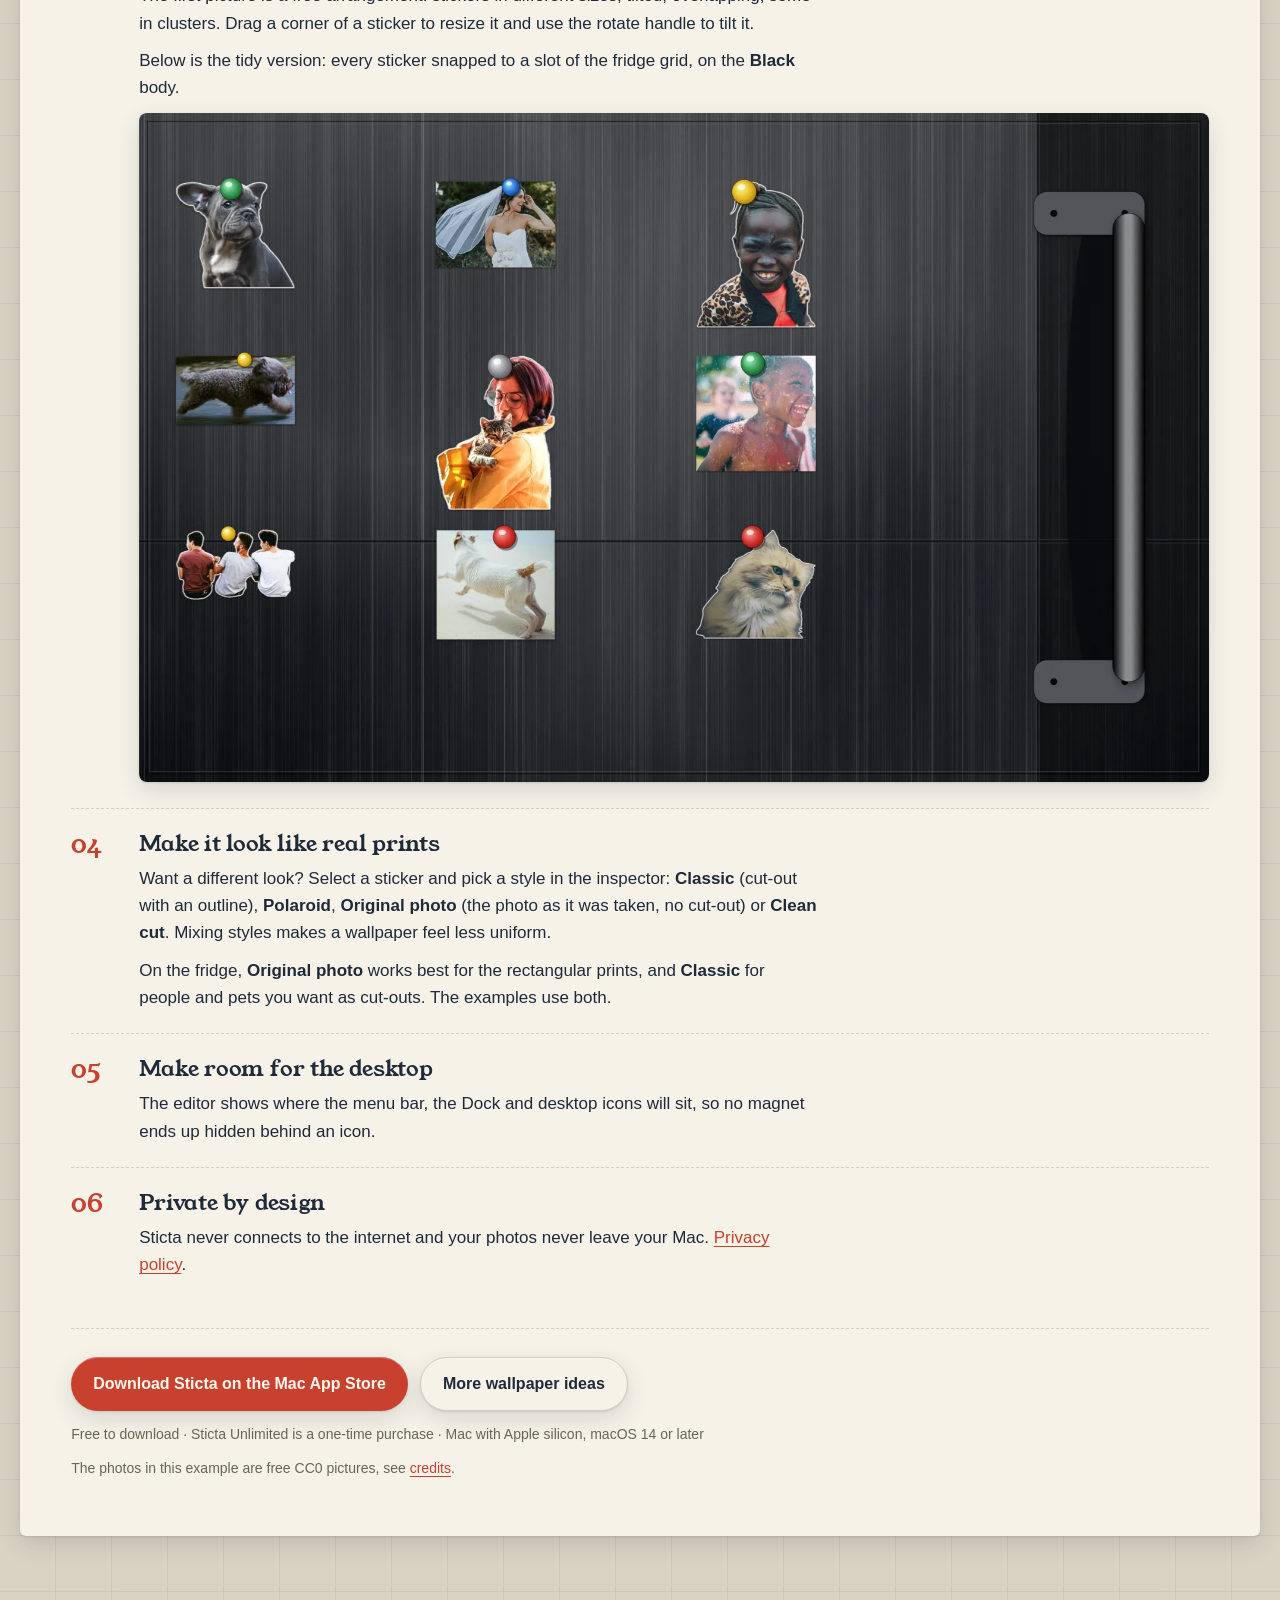
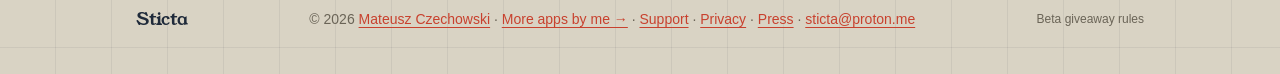
<file: fridge-wallpaper.html>
<!doctype html>
<html lang="en">
<head>
  <meta charset="utf-8">
  <meta name="viewport" content="width=device-width, initial-scale=1">
  <title>Fridge Photo Wallpaper for Mac · Sticta</title>
  <meta name="description" content="Turn your Mac desktop into a fridge covered with photo magnets: pick a fridge colour, drop in your photos and set it as wallpaper.">
  <link rel="canonical" href="https://sticta.app/fridge-wallpaper">
  <meta property="og:type" content="website">
  <meta property="og:site_name" content="Sticta">
  <meta property="og:url" content="https://sticta.app/fridge-wallpaper">
  <meta property="og:title" content="Fridge Photo Wallpaper for Mac · Sticta">
  <meta property="og:description" content="Turn your Mac desktop into a fridge covered with photo magnets: pick a fridge colour, drop in your photos and set it as wallpaper.">
  <meta property="og:image" content="https://sticta.app/assets/ideas/fridge.webp">
  <meta property="og:image:width" content="1800">
  <meta property="og:image:height" content="1125">
  <meta property="og:image:alt" content="How to make a fridge photo wallpaper for your Mac">
  <meta name="twitter:card" content="summary_large_image">
  <meta name="twitter:creator" content="@maticzechowskii">
  <meta name="theme-color" content="#D9D3C4" media="(prefers-color-scheme: light)">
  <meta name="theme-color" content="#17191D" media="(prefers-color-scheme: dark)">
  <link rel="icon" type="image/png" href="assets/favicon.png">
  <link rel="apple-touch-icon" href="assets/icon.png">
  <link rel="preload" href="assets/YoungSerif-Regular.ttf" as="font" type="font/ttf" crossorigin>
  <link rel="stylesheet" href="style.css?v=7a184f58">
  <script type="application/ld+json">
  {"@context": "https://schema.org", "@type": "Article", "headline": "How to make a fridge photo wallpaper for your Mac", "description": "Turn your Mac desktop into a fridge covered with photo magnets: pick a fridge colour, drop in your photos and set it as wallpaper.", "image": "https://sticta.app/assets/ideas/fridge.webp", "datePublished": "2026-10-13", "author": {"@type": "Person", "name": "Mateusz Czechowski", "url": "https://mateuszczechowski.github.io/"}, "mainEntityOfPage": "https://sticta.app/fridge-wallpaper"}
  </script>
<!-- Page Pulse (privacy-friendly: no cookies, no localStorage/sessionStorage, no persistent visitor ID) -->
<script>
(function(){
  if(window.self!==window.top)return;
  var pid="4a3903d2-e4a1-46b0-a912-f2eba5350eb7";
  var tk="bcec4612-bca1-4c6a-8962-24d3207e521b";
  var ep="https://esnubozrjxrbegatzusu.supabase.co/functions/v1/track";
  var sid=Math.random().toString(36).slice(2);
  function send(t,n){
    fetch(ep,{method:"POST",headers:{"Content-Type":"application/json"},
      body:JSON.stringify({page_id:pid,token:tk,url:location.href,referrer:document.referrer,
        user_agent:navigator.userAgent,screen_width:screen.width,
        session_id:sid,visitor_id:sid,event_type:t,element_name:n||null}),keepalive:true});
  }
  send("pageview");
  document.addEventListener("click",function(e){
    var el=e.target.closest("a,button,[role='button'],input[type='submit']");
    if(!el)return;
    var name=el.getAttribute("data-pp")||el.innerText||el.getAttribute("aria-label")||el.tagName;
    if(name)send("click",name.trim().substring(0,100));
  });
  setInterval(function(){if(!document.hidden)send("ping");},15000);
  var _v={cls:0,inp:0};
  try{
    if(window.PerformanceObserver){
      try{new PerformanceObserver(function(l){var e=l.getEntries();if(e.length)_v.lcp=Math.round(e[e.length-1].startTime);}).observe({type:"largest-contentful-paint",buffered:true});}catch(e){}
      try{new PerformanceObserver(function(l){l.getEntries().forEach(function(e){if(!e.hadRecentInput)_v.cls+=e.value;});}).observe({type:"layout-shift",buffered:true});}catch(e){}
      try{new PerformanceObserver(function(l){l.getEntries().forEach(function(e){if(e.duration>_v.inp)_v.inp=Math.round(e.duration);});}).observe({type:"event",buffered:true,durationThreshold:40});}catch(e){}
    }
  }catch(e){}
  function flushVitals(){
    if(_v._sent)return;_v._sent=1;
    try{var nt=performance.getEntriesByType&&performance.getEntriesByType("navigation")[0];if(nt&&nt.loadEventEnd)_v.load=Math.round(nt.loadEventEnd);}catch(e){}
    var payload={page_id:pid,token:tk,url:location.href,session_id:sid,event_type:"vitals",vitals:{lcp:_v.lcp||null,cls:_v.cls?Math.round(_v.cls*1000)/1000:null,inp:_v.inp||null,load_time:_v.load||null,device_type:(screen.width&&screen.width<768)?"mobile":"desktop"}};
    try{navigator.sendBeacon(ep,new Blob([JSON.stringify(payload)],{type:"application/json"}));}catch(e){}
  }
  addEventListener("visibilitychange",function(){if(document.visibilityState==="hidden")flushVitals();});
  addEventListener("pagehide",flushVitals);
})();
</script>
</head>
<body>

<header class="topbar">
  <nav class="topbar-inner" aria-label="Main">
    <a class="brand" href="./"><img src="assets/icon.png" alt=""><span>Sticta</span></a>
    <a class="pill hide-sm" href="./#features">Features</a>
    <a class="pill hide-sm" href="ideas">Ideas</a>
    <a class="pill hide-sm" href="./#pricing">Pricing</a>
    <a class="pill hide-sm" href="support">Support</a>
    <a class="pill" href="privacy">Privacy</a>
    <a class="pill cta" href="https://apps.apple.com/app/id6815226547">Download</a>
    <details class="navmenu">
      <summary aria-label="Menu"><span></span></summary>
      <div class="navmenu-panel" onclick="if (event.target.closest('a')) this.parentNode.open = false"><a href="./#features">Features</a><a href="ideas">Ideas</a><a href="./#pricing">Pricing</a><a href="support">Support</a><a href="privacy">Privacy</a></div>
    </details>
  </nav>
</header>

<main>
  <div class="wrap wide">
    <article class="sheet guide wide" style="margin-top:48px">
      <span class="tape l"></span><span class="tape r"></span>
      <p class="meta">Sticta · <a href="ideas">wallpaper ideas</a></p>
      <h1>How to make a fridge photo wallpaper for your Mac</h1>
      <p class="tldr"><strong>In short:</strong> Choose the Fridge style on the Canvas, drop in your photos and each one is held on with a magnet. Set it as wallpaper and your desktop looks like the front of a fridge.</p>

      <div class="clause"><span class="n">01</span><div>
        <h3>What you end up with</h3>
        <p>A fridge door as your desktop, with photos stuck on by round magnets: the family, the dog, the friends from last summer. It is the corner of the kitchen you look at every day, only on your Mac.</p>
        <img class="guide-shot" src="assets/ideas/fridge.webp" alt="Mac wallpaper made as a fridge door with photo stickers held on by coloured magnets" width="1800" height="1125">
      </div></div>

      <div class="clause"><span class="n">02</span><div>
        <h3>Make it in Sticta</h3>
        <ol>
          <li>Create a project and open the <strong>Canvas</strong>.</li>
          <li>Pick the <strong>Fridge</strong> style, then a body colour: <strong>White</strong>, <strong>Steel</strong>, <strong>Black</strong>, or any colour with <strong>Body color</strong>.</li>
          <li>Drag your photos in. Each sticker gets a magnet.</li>
          <li>Drag a sticker near a slot on the grid to snap it into a tidy row. Drag it away from every slot to leave it free, like a magnet put on crooked.</li>
          <li>Click <strong>Set as Wallpaper</strong>.</li>
        </ol>
      </div></div>

      <div class="clause"><span class="n">03</span><div>
        <h3>Arrange it your way</h3>
        <p>The first picture is a free arrangement: stickers in different sizes, tilted, overlapping, some in clusters. Drag a corner of a sticker to resize it and use the rotate handle to tilt it.</p><p>Below is the tidy version: every sticker snapped to a slot of the fridge grid, on the <strong>Black</strong> body.</p><img class="guide-shot" src="assets/ideas/fridge-grid.webp" alt="Black fridge wallpaper with photo stickers snapped to a neat grid with magnets" width="1800" height="1125" loading="lazy">
      </div></div>

      <div class="clause"><span class="n">04</span><div>
        <h3>Make it look like real prints</h3>
        <p>Want a different look? Select a sticker and pick a style in the inspector: <strong>Classic</strong> (cut-out with an outline), <strong>Polaroid</strong>, <strong>Original photo</strong> (the photo as it was taken, no cut-out) or <strong>Clean cut</strong>. Mixing styles makes a wallpaper feel less uniform.</p><p>On the fridge, <strong>Original photo</strong> works best for the rectangular prints, and <strong>Classic</strong> for people and pets you want as cut-outs. The examples use both.</p>
      </div></div>

      <div class="clause"><span class="n">05</span><div>
        <h3>Make room for the desktop</h3>
        <p>The editor shows where the menu bar, the Dock and desktop icons will sit, so no magnet ends up hidden behind an icon.</p>
      </div></div>

      <div class="clause"><span class="n">06</span><div>
        <h3>Private by design</h3>
        <p>Sticta never connects to the internet and your photos never leave your Mac. <a href="privacy">Privacy policy</a>.</p>
      </div></div>

      <div class="actions">
        <a class="btn" href="https://apps.apple.com/app/id6815226547">Download Sticta on the Mac App Store</a>
        <a class="btn ghost" href="ideas">More wallpaper ideas</a>
      </div>
      <p class="press-note">Free to download · Sticta Unlimited is a one-time purchase · Mac with Apple silicon, macOS 14 or later</p>
      <p class="press-note">The photos in this example are free CC0 pictures, see <a href="https://github.com/mateuszczechowski/sticta-support/blob/main/assets/home/CREDITS.md">credits</a>.</p>
    </article>
  </div>
</main>

<footer>
  <div class="wrap foot">
    <span class="display">Sticta</span>
    <span>© 2026 <a href="https://mateuszczechowski.github.io/">Mateusz Czechowski</a> · <a href="https://mateuszczechowski.github.io/">More apps by me →</a> · <a href="support">Support</a> · <a href="privacy">Privacy</a> · <a href="press">Press</a> · <a href="mailto:sticta@proton.me">sticta@proton.me</a></span>
    <a class="fine" href="giveaway">Beta giveaway rules</a>
  </div>
</footer>

</body>
</html>
</file>
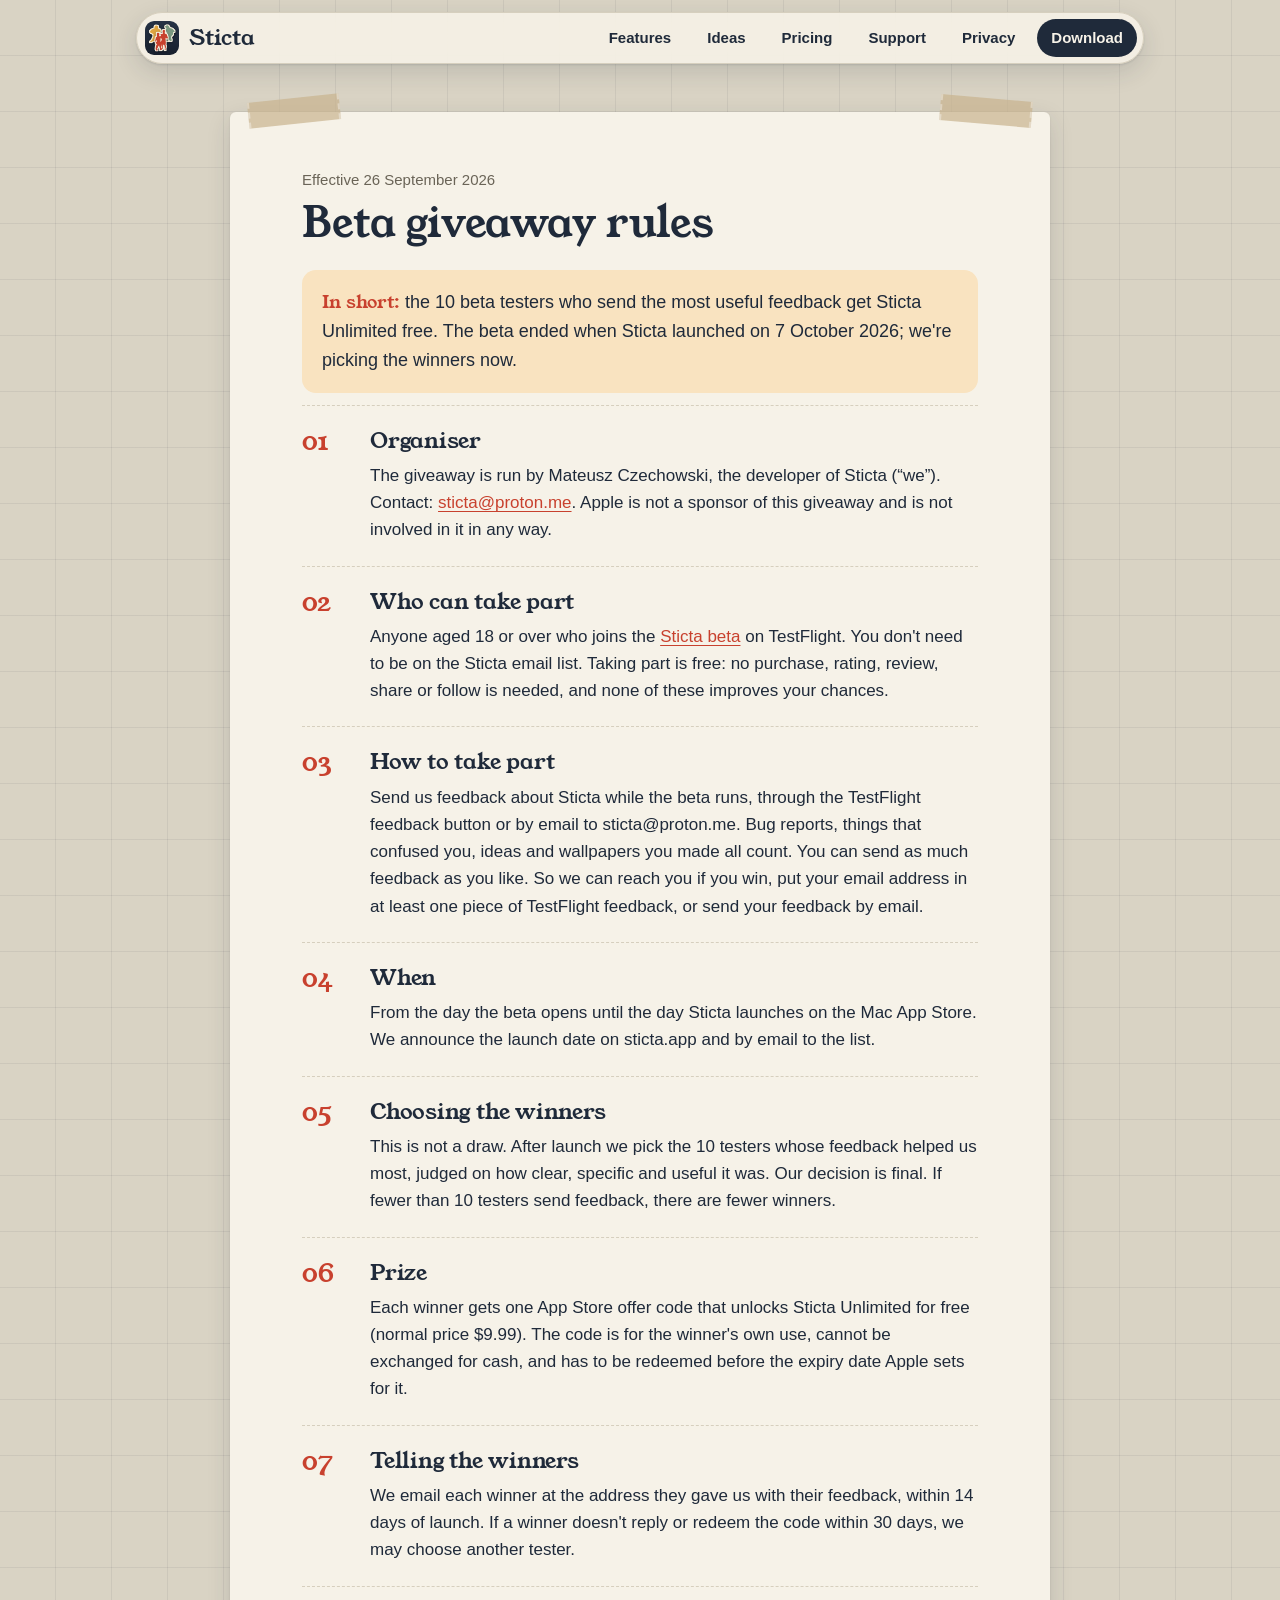
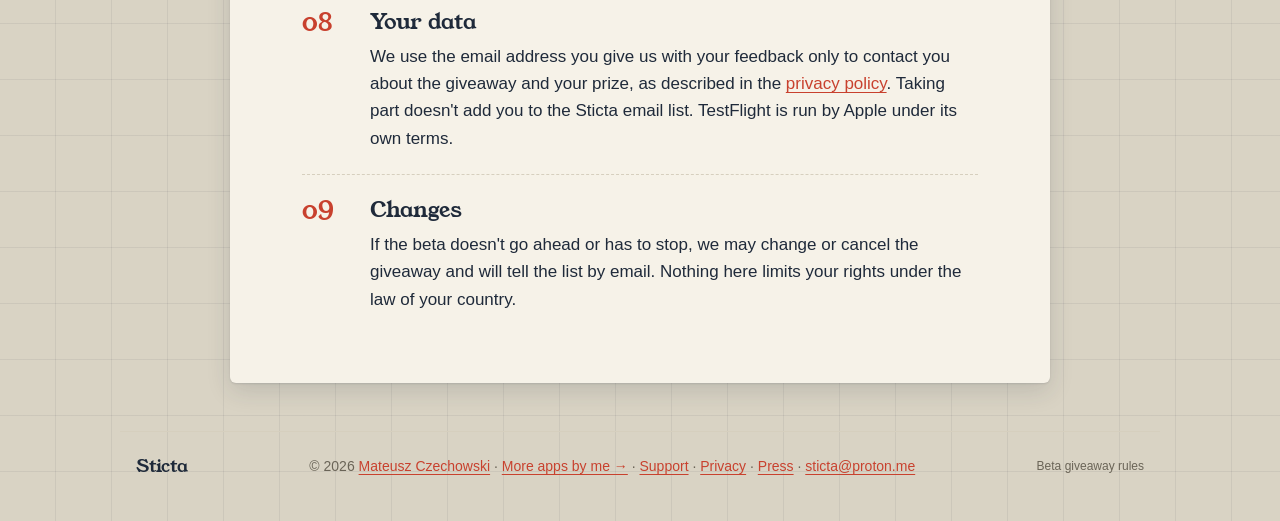
<file: giveaway.html>
<!doctype html>
<html lang="en">
<head>
  <meta charset="utf-8">
  <meta name="viewport" content="width=device-width, initial-scale=1">
  <title>Sticta Beta Giveaway Rules</title>
  <meta name="description" content="Rules for the Sticta beta giveaway: ten beta testers with the most useful feedback get Sticta Unlimited free.">
  <meta property="og:type" content="website">
  <meta property="og:site_name" content="Sticta">
  <meta property="og:url" content="https://sticta.app/giveaway">
  <meta property="og:title" content="Sticta Beta Giveaway Rules">
  <meta property="og:description" content="Ten beta testers with the most useful feedback get Sticta Unlimited free.">
  <meta property="og:image" content="https://sticta.app/assets/og.jpg">
  <meta property="og:image:width" content="1200">
  <meta property="og:image:height" content="630">
  <meta property="og:image:alt" content="Sticta: photo stickers pinned to a map of Europe on a Mac screen, with the line Your photos, stuck to your desktop.">
  <meta name="twitter:card" content="summary_large_image">
  <meta name="twitter:creator" content="@maticzechowskii">
  <meta name="robots" content="noindex">
  <meta name="theme-color" content="#D9D3C4" media="(prefers-color-scheme: light)">
  <meta name="theme-color" content="#17191D" media="(prefers-color-scheme: dark)">
  <link rel="icon" type="image/png" href="assets/favicon.png">
  <link rel="apple-touch-icon" href="assets/icon.png">
  <link rel="preload" href="assets/YoungSerif-Regular.ttf" as="font" type="font/ttf" crossorigin>
  <link rel="stylesheet" href="style.css?v=7a184f58">
<!-- Page Pulse (privacy-friendly: no cookies, no localStorage/sessionStorage, no persistent visitor ID) -->
<script>
(function(){
  if(window.self!==window.top)return;
  var pid="4a3903d2-e4a1-46b0-a912-f2eba5350eb7";
  var tk="bcec4612-bca1-4c6a-8962-24d3207e521b";
  var ep="https://esnubozrjxrbegatzusu.supabase.co/functions/v1/track";
  var sid=Math.random().toString(36).slice(2);
  function send(t,n){
    fetch(ep,{method:"POST",headers:{"Content-Type":"application/json"},
      body:JSON.stringify({page_id:pid,token:tk,url:location.href,referrer:document.referrer,
        user_agent:navigator.userAgent,screen_width:screen.width,
        session_id:sid,visitor_id:sid,event_type:t,element_name:n||null}),keepalive:true});
  }
  send("pageview");
  document.addEventListener("click",function(e){
    var el=e.target.closest("a,button,[role='button'],input[type='submit']");
    if(!el)return;
    var name=el.getAttribute("data-pp")||el.innerText||el.getAttribute("aria-label")||el.tagName;
    if(name)send("click",name.trim().substring(0,100));
  });
  setInterval(function(){if(!document.hidden)send("ping");},15000);
  var _v={cls:0,inp:0};
  try{
    if(window.PerformanceObserver){
      try{new PerformanceObserver(function(l){var e=l.getEntries();if(e.length)_v.lcp=Math.round(e[e.length-1].startTime);}).observe({type:"largest-contentful-paint",buffered:true});}catch(e){}
      try{new PerformanceObserver(function(l){l.getEntries().forEach(function(e){if(!e.hadRecentInput)_v.cls+=e.value;});}).observe({type:"layout-shift",buffered:true});}catch(e){}
      try{new PerformanceObserver(function(l){l.getEntries().forEach(function(e){if(e.duration>_v.inp)_v.inp=Math.round(e.duration);});}).observe({type:"event",buffered:true,durationThreshold:40});}catch(e){}
    }
  }catch(e){}
  function flushVitals(){
    if(_v._sent)return;_v._sent=1;
    try{var nt=performance.getEntriesByType&&performance.getEntriesByType("navigation")[0];if(nt&&nt.loadEventEnd)_v.load=Math.round(nt.loadEventEnd);}catch(e){}
    var payload={page_id:pid,token:tk,url:location.href,session_id:sid,event_type:"vitals",vitals:{lcp:_v.lcp||null,cls:_v.cls?Math.round(_v.cls*1000)/1000:null,inp:_v.inp||null,load_time:_v.load||null,device_type:(screen.width&&screen.width<768)?"mobile":"desktop"}};
    try{navigator.sendBeacon(ep,new Blob([JSON.stringify(payload)],{type:"application/json"}));}catch(e){}
  }
  addEventListener("visibilitychange",function(){if(document.visibilityState==="hidden")flushVitals();});
  addEventListener("pagehide",flushVitals);
})();
</script>
</head>
<body>

<header class="topbar">
  <nav class="topbar-inner" aria-label="Main">
    <a class="brand" href="./"><img src="assets/icon.png" alt=""><span>Sticta</span></a>
    <a class="pill hide-sm" href="./#features">Features</a>
    <a class="pill hide-sm" href="ideas">Ideas</a>
    <a class="pill hide-sm" href="./#pricing">Pricing</a>
    <a class="pill hide-sm" href="support">Support</a>
    <a class="pill" href="privacy">Privacy</a>
    <a class="pill cta" href="https://apps.apple.com/app/id6815226547">Download</a>
    <details class="navmenu">
      <summary aria-label="Menu"><span></span></summary>
      <div class="navmenu-panel" onclick="if (event.target.closest('a')) this.parentNode.open = false"><a href="./#features">Features</a><a href="ideas">Ideas</a><a href="./#pricing">Pricing</a><a href="support">Support</a><a href="privacy">Privacy</a></div>
    </details>
  </nav>
</header>

<main>
  <div class="wrap">
    <article class="sheet" style="margin-top:48px">
      <span class="tape l"></span><span class="tape r"></span>
      <p class="meta">Effective 26 September 2026</p>
      <h2>Beta giveaway rules</h2>
      <p class="tldr"><strong>In short:</strong> the 10 beta testers who send the most useful feedback get Sticta Unlimited free. The beta ended when Sticta launched on 7 October 2026; we're picking the winners now.</p>

      <div class="clause"><span class="n">01</span><div>
        <h3>Organiser</h3>
        <p>The giveaway is run by Mateusz Czechowski, the developer of Sticta (“we”). Contact: <a href="mailto:sticta@proton.me">sticta@proton.me</a>. Apple is not a sponsor of this giveaway and is not involved in it in any way.</p>
      </div></div>

      <div class="clause"><span class="n">02</span><div>
        <h3>Who can take part</h3>
        <p>Anyone aged 18 or over who joins the <a href="beta">Sticta beta</a> on TestFlight. You don't need to be on the Sticta email list. Taking part is free: no purchase, rating, review, share or follow is needed, and none of these improves your chances.</p>
      </div></div>

      <div class="clause"><span class="n">03</span><div>
        <h3>How to take part</h3>
        <p>Send us feedback about Sticta while the beta runs, through the TestFlight feedback button or by email to sticta@proton.me. Bug reports, things that confused you, ideas and wallpapers you made all count. You can send as much feedback as you like. So we can reach you if you win, put your email address in at least one piece of TestFlight feedback, or send your feedback by email.</p>
      </div></div>

      <div class="clause"><span class="n">04</span><div>
        <h3>When</h3>
        <p>From the day the beta opens until the day Sticta launches on the Mac App Store. We announce the launch date on sticta.app and by email to the list.</p>
      </div></div>

      <div class="clause"><span class="n">05</span><div>
        <h3>Choosing the winners</h3>
        <p>This is not a draw. After launch we pick the 10 testers whose feedback helped us most, judged on how clear, specific and useful it was. Our decision is final. If fewer than 10 testers send feedback, there are fewer winners.</p>
      </div></div>

      <div class="clause"><span class="n">06</span><div>
        <h3>Prize</h3>
        <p>Each winner gets one App Store offer code that unlocks Sticta Unlimited for free (normal price $9.99). The code is for the winner's own use, cannot be exchanged for cash, and has to be redeemed before the expiry date Apple sets for it.</p>
      </div></div>

      <div class="clause"><span class="n">07</span><div>
        <h3>Telling the winners</h3>
        <p>We email each winner at the address they gave us with their feedback, within 14 days of launch. If a winner doesn't reply or redeem the code within 30 days, we may choose another tester.</p>
      </div></div>

      <div class="clause"><span class="n">08</span><div>
        <h3>Your data</h3>
        <p>We use the email address you give us with your feedback only to contact you about the giveaway and your prize, as described in the <a href="privacy#website">privacy policy</a>. Taking part doesn't add you to the Sticta email list. TestFlight is run by Apple under its own terms.</p>
      </div></div>

      <div class="clause"><span class="n">09</span><div>
        <h3>Changes</h3>
        <p>If the beta doesn't go ahead or has to stop, we may change or cancel the giveaway and will tell the list by email. Nothing here limits your rights under the law of your country.</p>
      </div></div>
    </article>
  </div>
</main>

<footer>
  <div class="wrap foot">
    <span class="display">Sticta</span>
    <span>© 2026 <a href="https://mateuszczechowski.github.io/">Mateusz Czechowski</a> · <a href="https://mateuszczechowski.github.io/">More apps by me →</a> · <a href="support">Support</a> · <a href="privacy">Privacy</a> · <a href="press">Press</a> · <a href="mailto:sticta@proton.me">sticta@proton.me</a></span>
    <a class="fine" href="giveaway">Beta giveaway rules</a>
  </div>
</footer>

</body>
</html>
</file>
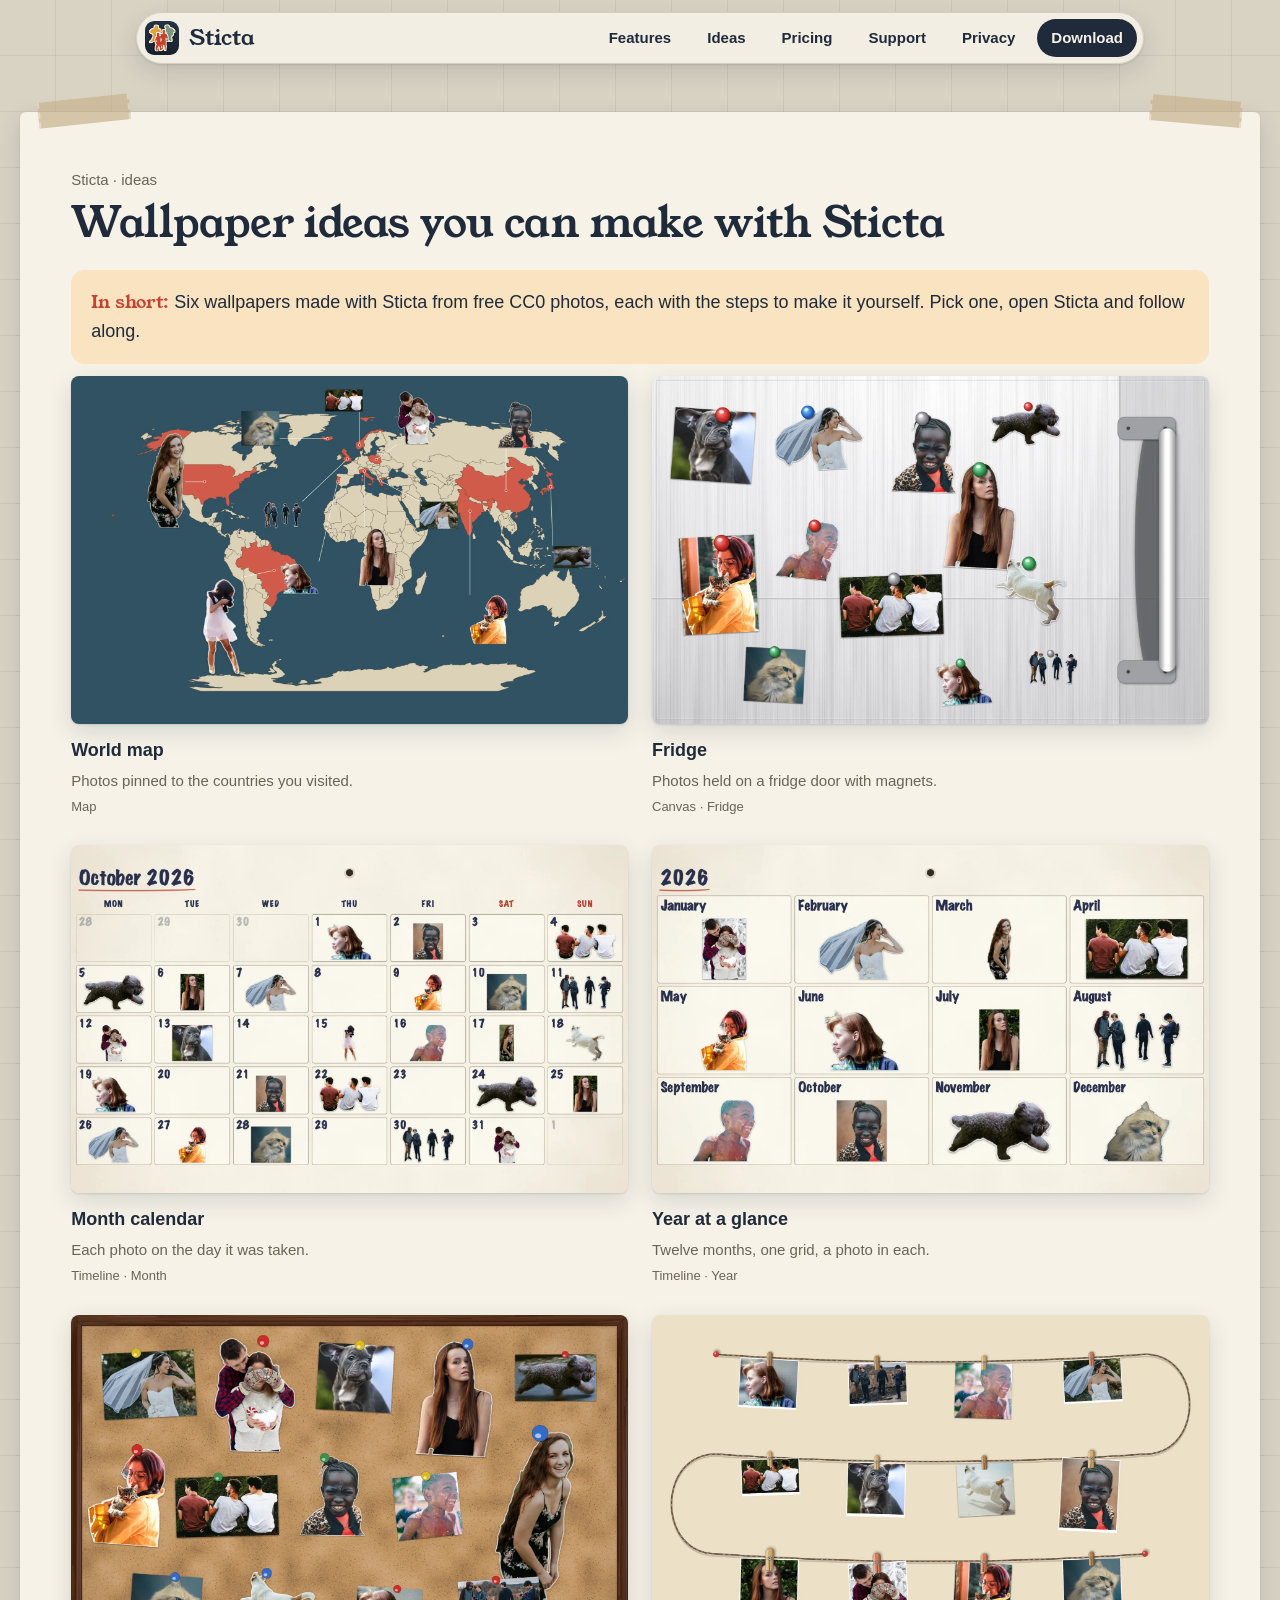
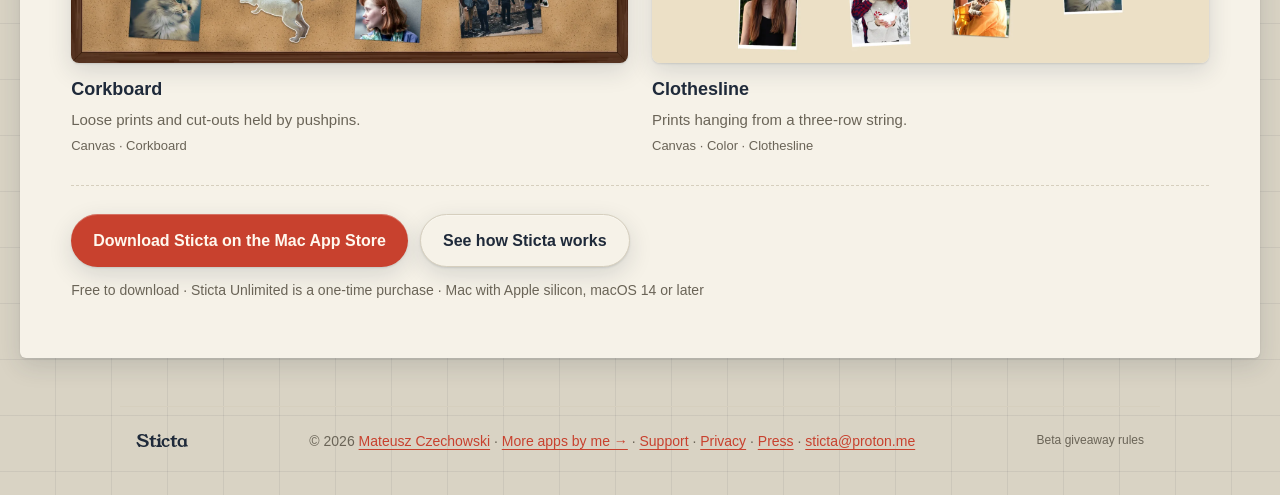
<file: ideas.html>
<!doctype html>
<html lang="en">
<head>
  <meta charset="utf-8">
  <meta name="viewport" content="width=device-width, initial-scale=1">
  <title>Mac Wallpaper Ideas from Your Photos · Sticta</title>
  <meta name="description" content="Ideas for photo wallpapers on your Mac, each with a step-by-step guide: world map, fridge, calendar, year grid, corkboard and clothesline.">
  <link rel="canonical" href="https://sticta.app/ideas">
  <meta property="og:type" content="website">
  <meta property="og:site_name" content="Sticta">
  <meta property="og:url" content="https://sticta.app/ideas">
  <meta property="og:title" content="Mac Wallpaper Ideas from Your Photos · Sticta">
  <meta property="og:description" content="Ideas for photo wallpapers on your Mac, each with a step-by-step guide: world map, fridge, calendar, year grid, corkboard and clothesline.">
  <meta property="og:image" content="https://sticta.app/assets/ideas/world-map.webp">
  <meta property="og:image:width" content="1800">
  <meta property="og:image:height" content="1125">
  <meta property="og:image:alt" content="Wallpaper ideas you can make with Sticta">
  <meta name="twitter:card" content="summary_large_image">
  <meta name="twitter:creator" content="@maticzechowskii">
  <meta name="theme-color" content="#D9D3C4" media="(prefers-color-scheme: light)">
  <meta name="theme-color" content="#17191D" media="(prefers-color-scheme: dark)">
  <link rel="icon" type="image/png" href="assets/favicon.png">
  <link rel="apple-touch-icon" href="assets/icon.png">
  <link rel="preload" href="assets/YoungSerif-Regular.ttf" as="font" type="font/ttf" crossorigin>
  <link rel="stylesheet" href="style.css?v=7a184f58">
  <script type="application/ld+json">
  {"@context": "https://schema.org", "@type": "CollectionPage", "headline": "Wallpaper ideas you can make with Sticta", "description": "Ideas for photo wallpapers on your Mac, each with a step-by-step guide: world map, fridge, calendar, year grid, corkboard and clothesline.", "image": "https://sticta.app/assets/ideas/world-map.webp", "datePublished": "2026-10-13", "author": {"@type": "Person", "name": "Mateusz Czechowski", "url": "https://mateuszczechowski.github.io/"}, "mainEntityOfPage": "https://sticta.app/ideas"}
  </script>
<!-- Page Pulse (privacy-friendly: no cookies, no localStorage/sessionStorage, no persistent visitor ID) -->
<script>
(function(){
  if(window.self!==window.top)return;
  var pid="4a3903d2-e4a1-46b0-a912-f2eba5350eb7";
  var tk="bcec4612-bca1-4c6a-8962-24d3207e521b";
  var ep="https://esnubozrjxrbegatzusu.supabase.co/functions/v1/track";
  var sid=Math.random().toString(36).slice(2);
  function send(t,n){
    fetch(ep,{method:"POST",headers:{"Content-Type":"application/json"},
      body:JSON.stringify({page_id:pid,token:tk,url:location.href,referrer:document.referrer,
        user_agent:navigator.userAgent,screen_width:screen.width,
        session_id:sid,visitor_id:sid,event_type:t,element_name:n||null}),keepalive:true});
  }
  send("pageview");
  document.addEventListener("click",function(e){
    var el=e.target.closest("a,button,[role='button'],input[type='submit']");
    if(!el)return;
    var name=el.getAttribute("data-pp")||el.innerText||el.getAttribute("aria-label")||el.tagName;
    if(name)send("click",name.trim().substring(0,100));
  });
  setInterval(function(){if(!document.hidden)send("ping");},15000);
  var _v={cls:0,inp:0};
  try{
    if(window.PerformanceObserver){
      try{new PerformanceObserver(function(l){var e=l.getEntries();if(e.length)_v.lcp=Math.round(e[e.length-1].startTime);}).observe({type:"largest-contentful-paint",buffered:true});}catch(e){}
      try{new PerformanceObserver(function(l){l.getEntries().forEach(function(e){if(!e.hadRecentInput)_v.cls+=e.value;});}).observe({type:"layout-shift",buffered:true});}catch(e){}
      try{new PerformanceObserver(function(l){l.getEntries().forEach(function(e){if(e.duration>_v.inp)_v.inp=Math.round(e.duration);});}).observe({type:"event",buffered:true,durationThreshold:40});}catch(e){}
    }
  }catch(e){}
  function flushVitals(){
    if(_v._sent)return;_v._sent=1;
    try{var nt=performance.getEntriesByType&&performance.getEntriesByType("navigation")[0];if(nt&&nt.loadEventEnd)_v.load=Math.round(nt.loadEventEnd);}catch(e){}
    var payload={page_id:pid,token:tk,url:location.href,session_id:sid,event_type:"vitals",vitals:{lcp:_v.lcp||null,cls:_v.cls?Math.round(_v.cls*1000)/1000:null,inp:_v.inp||null,load_time:_v.load||null,device_type:(screen.width&&screen.width<768)?"mobile":"desktop"}};
    try{navigator.sendBeacon(ep,new Blob([JSON.stringify(payload)],{type:"application/json"}));}catch(e){}
  }
  addEventListener("visibilitychange",function(){if(document.visibilityState==="hidden")flushVitals();});
  addEventListener("pagehide",flushVitals);
})();
</script>
</head>
<body>

<header class="topbar">
  <nav class="topbar-inner" aria-label="Main">
    <a class="brand" href="./"><img src="assets/icon.png" alt=""><span>Sticta</span></a>
    <a class="pill hide-sm" href="./#features">Features</a>
    <a class="pill hide-sm" href="ideas">Ideas</a>
    <a class="pill hide-sm" href="./#pricing">Pricing</a>
    <a class="pill hide-sm" href="support">Support</a>
    <a class="pill" href="privacy">Privacy</a>
    <a class="pill cta" href="https://apps.apple.com/app/id6815226547">Download</a>
    <details class="navmenu">
      <summary aria-label="Menu"><span></span></summary>
      <div class="navmenu-panel" onclick="if (event.target.closest('a')) this.parentNode.open = false"><a href="./#features">Features</a><a href="ideas">Ideas</a><a href="./#pricing">Pricing</a><a href="support">Support</a><a href="privacy">Privacy</a></div>
    </details>
  </nav>
</header>

<main>
  <div class="wrap wide">
    <article class="sheet guide wide" style="margin-top:48px">
      <span class="tape l"></span><span class="tape r"></span>
      <p class="meta">Sticta · ideas</p>
      <h1>Wallpaper ideas you can make with Sticta</h1>
      <p class="tldr"><strong>In short:</strong> Six wallpapers made with Sticta from free CC0 photos, each with the steps to make it yourself. Pick one, open Sticta and follow along.</p>
      <div class="ideas-grid">
        <a class="idea" href="world-map-wallpaper">
          <img src="assets/ideas/world-map.webp" alt="World map wallpaper made with Sticta" width="1800" height="1125" loading="lazy">
          <span class="idea-name">World map</span>
          <span class="idea-line">Photos pinned to the countries you visited.</span>
          <span class="idea-where">Map</span>
        </a>
        <a class="idea" href="fridge-wallpaper">
          <img src="assets/ideas/fridge.webp" alt="Fridge wallpaper made with Sticta" width="1800" height="1125" loading="lazy">
          <span class="idea-name">Fridge</span>
          <span class="idea-line">Photos held on a fridge door with magnets.</span>
          <span class="idea-where">Canvas · Fridge</span>
        </a>
        <a class="idea" href="month-calendar-wallpaper">
          <img src="assets/ideas/timeline-month.webp" alt="Month calendar wallpaper made with Sticta" width="1800" height="1125" loading="lazy">
          <span class="idea-name">Month calendar</span>
          <span class="idea-line">Each photo on the day it was taken.</span>
          <span class="idea-where">Timeline · Month</span>
        </a>
        <a class="idea" href="year-calendar-wallpaper">
          <img src="assets/ideas/timeline-year.webp" alt="Year at a glance wallpaper made with Sticta" width="1800" height="1125" loading="lazy">
          <span class="idea-name">Year at a glance</span>
          <span class="idea-line">Twelve months, one grid, a photo in each.</span>
          <span class="idea-where">Timeline · Year</span>
        </a>
        <a class="idea" href="corkboard-wallpaper">
          <img src="assets/ideas/corkboard.webp" alt="Corkboard wallpaper made with Sticta" width="1800" height="1125" loading="lazy">
          <span class="idea-name">Corkboard</span>
          <span class="idea-line">Loose prints and cut-outs held by pushpins.</span>
          <span class="idea-where">Canvas · Corkboard</span>
        </a>
        <a class="idea" href="clothesline-photo-wallpaper">
          <img src="assets/ideas/clothesline.webp" alt="Clothesline wallpaper made with Sticta" width="1800" height="1125" loading="lazy">
          <span class="idea-name">Clothesline</span>
          <span class="idea-line">Prints hanging from a three-row string.</span>
          <span class="idea-where">Canvas · Color · Clothesline</span>
        </a>
      </div>
      <div class="actions">
        <a class="btn" href="https://apps.apple.com/app/id6815226547">Download Sticta on the Mac App Store</a>
        <a class="btn ghost" href="./">See how Sticta works</a>
      </div>
      <p class="press-note">Free to download · Sticta Unlimited is a one-time purchase · Mac with Apple silicon, macOS 14 or later</p>
    </article>
  </div>
</main>

<footer>
  <div class="wrap foot">
    <span class="display">Sticta</span>
    <span>© 2026 <a href="https://mateuszczechowski.github.io/">Mateusz Czechowski</a> · <a href="https://mateuszczechowski.github.io/">More apps by me →</a> · <a href="support">Support</a> · <a href="privacy">Privacy</a> · <a href="press">Press</a> · <a href="mailto:sticta@proton.me">sticta@proton.me</a></span>
    <a class="fine" href="giveaway">Beta giveaway rules</a>
  </div>
</footer>

</body>
</html>
</file>
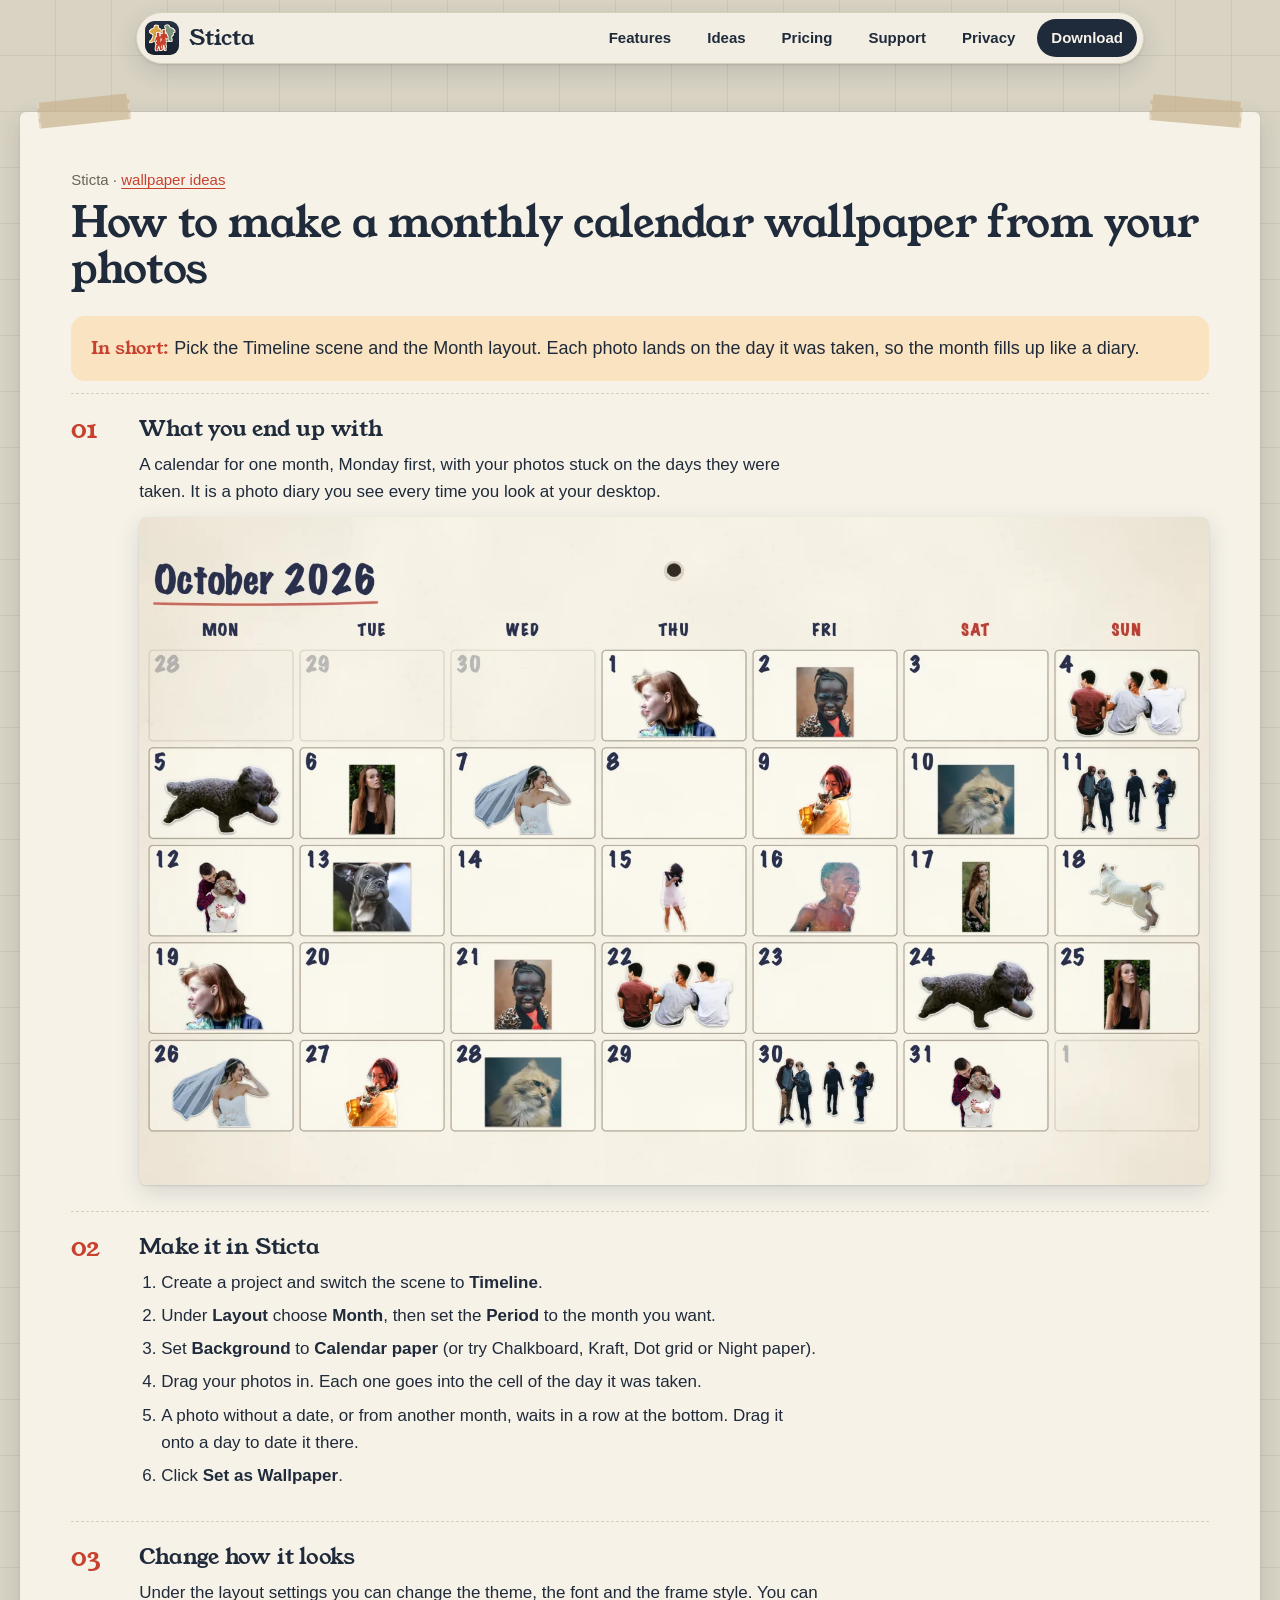
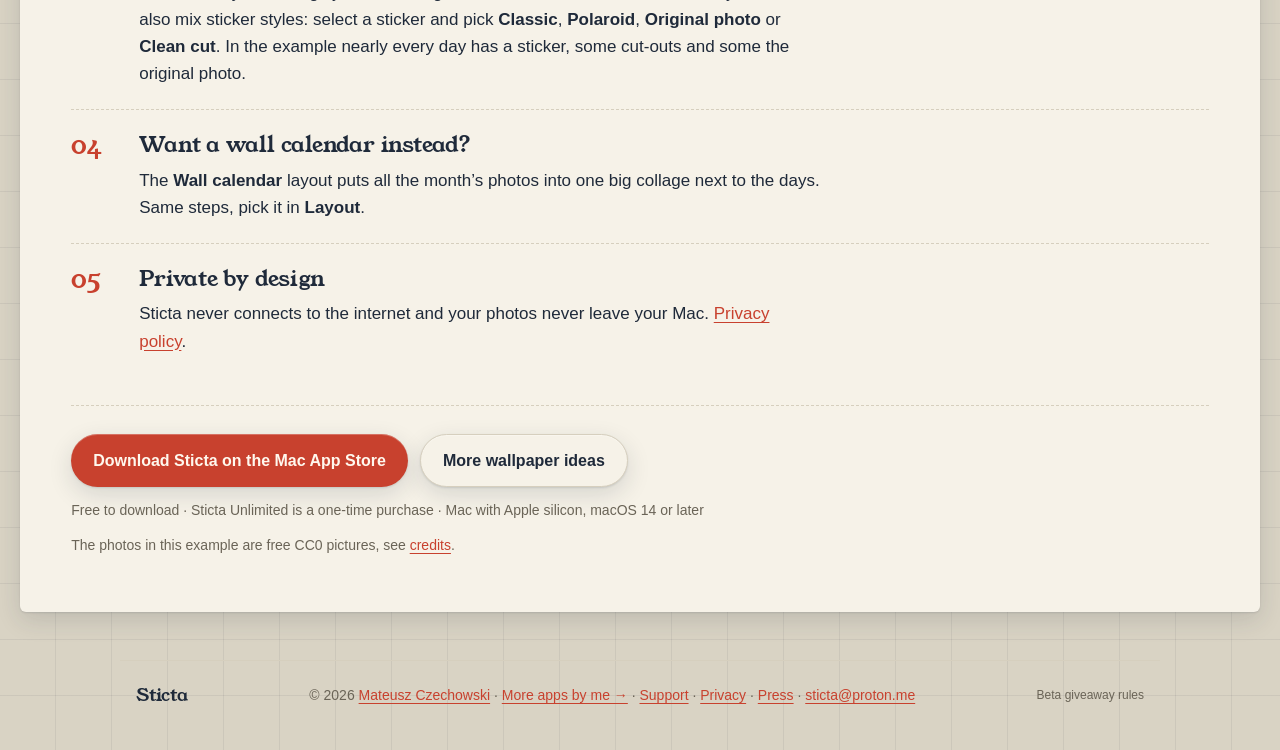
<file: month-calendar-wallpaper.html>
<!doctype html>
<html lang="en">
<head>
  <meta charset="utf-8">
  <meta name="viewport" content="width=device-width, initial-scale=1">
  <title>Month Calendar Wallpaper with Your Photos on Mac · Sticta</title>
  <meta name="description" content="Make a monthly calendar wallpaper for your Mac where each photo lands on the day it was taken.">
  <link rel="canonical" href="https://sticta.app/month-calendar-wallpaper">
  <meta property="og:type" content="website">
  <meta property="og:site_name" content="Sticta">
  <meta property="og:url" content="https://sticta.app/month-calendar-wallpaper">
  <meta property="og:title" content="Month Calendar Wallpaper with Your Photos on Mac · Sticta">
  <meta property="og:description" content="Make a monthly calendar wallpaper for your Mac where each photo lands on the day it was taken.">
  <meta property="og:image" content="https://sticta.app/assets/ideas/timeline-month.webp">
  <meta property="og:image:width" content="1800">
  <meta property="og:image:height" content="1125">
  <meta property="og:image:alt" content="How to make a monthly calendar wallpaper from your photos">
  <meta name="twitter:card" content="summary_large_image">
  <meta name="twitter:creator" content="@maticzechowskii">
  <meta name="theme-color" content="#D9D3C4" media="(prefers-color-scheme: light)">
  <meta name="theme-color" content="#17191D" media="(prefers-color-scheme: dark)">
  <link rel="icon" type="image/png" href="assets/favicon.png">
  <link rel="apple-touch-icon" href="assets/icon.png">
  <link rel="preload" href="assets/YoungSerif-Regular.ttf" as="font" type="font/ttf" crossorigin>
  <link rel="stylesheet" href="style.css?v=7a184f58">
  <script type="application/ld+json">
  {"@context": "https://schema.org", "@type": "Article", "headline": "How to make a monthly calendar wallpaper from your photos", "description": "Make a monthly calendar wallpaper for your Mac where each photo lands on the day it was taken.", "image": "https://sticta.app/assets/ideas/timeline-month.webp", "datePublished": "2026-10-13", "author": {"@type": "Person", "name": "Mateusz Czechowski", "url": "https://mateuszczechowski.github.io/"}, "mainEntityOfPage": "https://sticta.app/month-calendar-wallpaper"}
  </script>
<!-- Page Pulse (privacy-friendly: no cookies, no localStorage/sessionStorage, no persistent visitor ID) -->
<script>
(function(){
  if(window.self!==window.top)return;
  var pid="4a3903d2-e4a1-46b0-a912-f2eba5350eb7";
  var tk="bcec4612-bca1-4c6a-8962-24d3207e521b";
  var ep="https://esnubozrjxrbegatzusu.supabase.co/functions/v1/track";
  var sid=Math.random().toString(36).slice(2);
  function send(t,n){
    fetch(ep,{method:"POST",headers:{"Content-Type":"application/json"},
      body:JSON.stringify({page_id:pid,token:tk,url:location.href,referrer:document.referrer,
        user_agent:navigator.userAgent,screen_width:screen.width,
        session_id:sid,visitor_id:sid,event_type:t,element_name:n||null}),keepalive:true});
  }
  send("pageview");
  document.addEventListener("click",function(e){
    var el=e.target.closest("a,button,[role='button'],input[type='submit']");
    if(!el)return;
    var name=el.getAttribute("data-pp")||el.innerText||el.getAttribute("aria-label")||el.tagName;
    if(name)send("click",name.trim().substring(0,100));
  });
  setInterval(function(){if(!document.hidden)send("ping");},15000);
  var _v={cls:0,inp:0};
  try{
    if(window.PerformanceObserver){
      try{new PerformanceObserver(function(l){var e=l.getEntries();if(e.length)_v.lcp=Math.round(e[e.length-1].startTime);}).observe({type:"largest-contentful-paint",buffered:true});}catch(e){}
      try{new PerformanceObserver(function(l){l.getEntries().forEach(function(e){if(!e.hadRecentInput)_v.cls+=e.value;});}).observe({type:"layout-shift",buffered:true});}catch(e){}
      try{new PerformanceObserver(function(l){l.getEntries().forEach(function(e){if(e.duration>_v.inp)_v.inp=Math.round(e.duration);});}).observe({type:"event",buffered:true,durationThreshold:40});}catch(e){}
    }
  }catch(e){}
  function flushVitals(){
    if(_v._sent)return;_v._sent=1;
    try{var nt=performance.getEntriesByType&&performance.getEntriesByType("navigation")[0];if(nt&&nt.loadEventEnd)_v.load=Math.round(nt.loadEventEnd);}catch(e){}
    var payload={page_id:pid,token:tk,url:location.href,session_id:sid,event_type:"vitals",vitals:{lcp:_v.lcp||null,cls:_v.cls?Math.round(_v.cls*1000)/1000:null,inp:_v.inp||null,load_time:_v.load||null,device_type:(screen.width&&screen.width<768)?"mobile":"desktop"}};
    try{navigator.sendBeacon(ep,new Blob([JSON.stringify(payload)],{type:"application/json"}));}catch(e){}
  }
  addEventListener("visibilitychange",function(){if(document.visibilityState==="hidden")flushVitals();});
  addEventListener("pagehide",flushVitals);
})();
</script>
</head>
<body>

<header class="topbar">
  <nav class="topbar-inner" aria-label="Main">
    <a class="brand" href="./"><img src="assets/icon.png" alt=""><span>Sticta</span></a>
    <a class="pill hide-sm" href="./#features">Features</a>
    <a class="pill hide-sm" href="ideas">Ideas</a>
    <a class="pill hide-sm" href="./#pricing">Pricing</a>
    <a class="pill hide-sm" href="support">Support</a>
    <a class="pill" href="privacy">Privacy</a>
    <a class="pill cta" href="https://apps.apple.com/app/id6815226547">Download</a>
    <details class="navmenu">
      <summary aria-label="Menu"><span></span></summary>
      <div class="navmenu-panel" onclick="if (event.target.closest('a')) this.parentNode.open = false"><a href="./#features">Features</a><a href="ideas">Ideas</a><a href="./#pricing">Pricing</a><a href="support">Support</a><a href="privacy">Privacy</a></div>
    </details>
  </nav>
</header>

<main>
  <div class="wrap wide">
    <article class="sheet guide wide" style="margin-top:48px">
      <span class="tape l"></span><span class="tape r"></span>
      <p class="meta">Sticta · <a href="ideas">wallpaper ideas</a></p>
      <h1>How to make a monthly calendar wallpaper from your photos</h1>
      <p class="tldr"><strong>In short:</strong> Pick the Timeline scene and the Month layout. Each photo lands on the day it was taken, so the month fills up like a diary.</p>

      <div class="clause"><span class="n">01</span><div>
        <h3>What you end up with</h3>
        <p>A calendar for one month, Monday first, with your photos stuck on the days they were taken. It is a photo diary you see every time you look at your desktop.</p>
        <img class="guide-shot" src="assets/ideas/timeline-month.webp" alt="Monthly calendar wallpaper for October 2026 with photo stickers on the days they were taken" width="1800" height="1125">
      </div></div>

      <div class="clause"><span class="n">02</span><div>
        <h3>Make it in Sticta</h3>
        <ol>
          <li>Create a project and switch the scene to <strong>Timeline</strong>.</li>
          <li>Under <strong>Layout</strong> choose <strong>Month</strong>, then set the <strong>Period</strong> to the month you want.</li>
          <li>Set <strong>Background</strong> to <strong>Calendar paper</strong> (or try Chalkboard, Kraft, Dot grid or Night paper).</li>
          <li>Drag your photos in. Each one goes into the cell of the day it was taken.</li>
          <li>A photo without a date, or from another month, waits in a row at the bottom. Drag it onto a day to date it there.</li>
          <li>Click <strong>Set as Wallpaper</strong>.</li>
        </ol>
      </div></div>

      <div class="clause"><span class="n">03</span><div>
        <h3>Change how it looks</h3>
        <p>Under the layout settings you can change the theme, the font and the frame style. You can also mix sticker styles: select a sticker and pick <strong>Classic</strong>, <strong>Polaroid</strong>, <strong>Original photo</strong> or <strong>Clean cut</strong>. In the example nearly every day has a sticker, some cut-outs and some the original photo.</p>
      </div></div>

      <div class="clause"><span class="n">04</span><div>
        <h3>Want a wall calendar instead?</h3>
        <p>The <strong>Wall calendar</strong> layout puts all the month’s photos into one big collage next to the days. Same steps, pick it in <strong>Layout</strong>.</p>
      </div></div>

      <div class="clause"><span class="n">05</span><div>
        <h3>Private by design</h3>
        <p>Sticta never connects to the internet and your photos never leave your Mac. <a href="privacy">Privacy policy</a>.</p>
      </div></div>

      <div class="actions">
        <a class="btn" href="https://apps.apple.com/app/id6815226547">Download Sticta on the Mac App Store</a>
        <a class="btn ghost" href="ideas">More wallpaper ideas</a>
      </div>
      <p class="press-note">Free to download · Sticta Unlimited is a one-time purchase · Mac with Apple silicon, macOS 14 or later</p>
      <p class="press-note">The photos in this example are free CC0 pictures, see <a href="https://github.com/mateuszczechowski/sticta-support/blob/main/assets/home/CREDITS.md">credits</a>.</p>
    </article>
  </div>
</main>

<footer>
  <div class="wrap foot">
    <span class="display">Sticta</span>
    <span>© 2026 <a href="https://mateuszczechowski.github.io/">Mateusz Czechowski</a> · <a href="https://mateuszczechowski.github.io/">More apps by me →</a> · <a href="support">Support</a> · <a href="privacy">Privacy</a> · <a href="press">Press</a> · <a href="mailto:sticta@proton.me">sticta@proton.me</a></span>
    <a class="fine" href="giveaway">Beta giveaway rules</a>
  </div>
</footer>

</body>
</html>
</file>
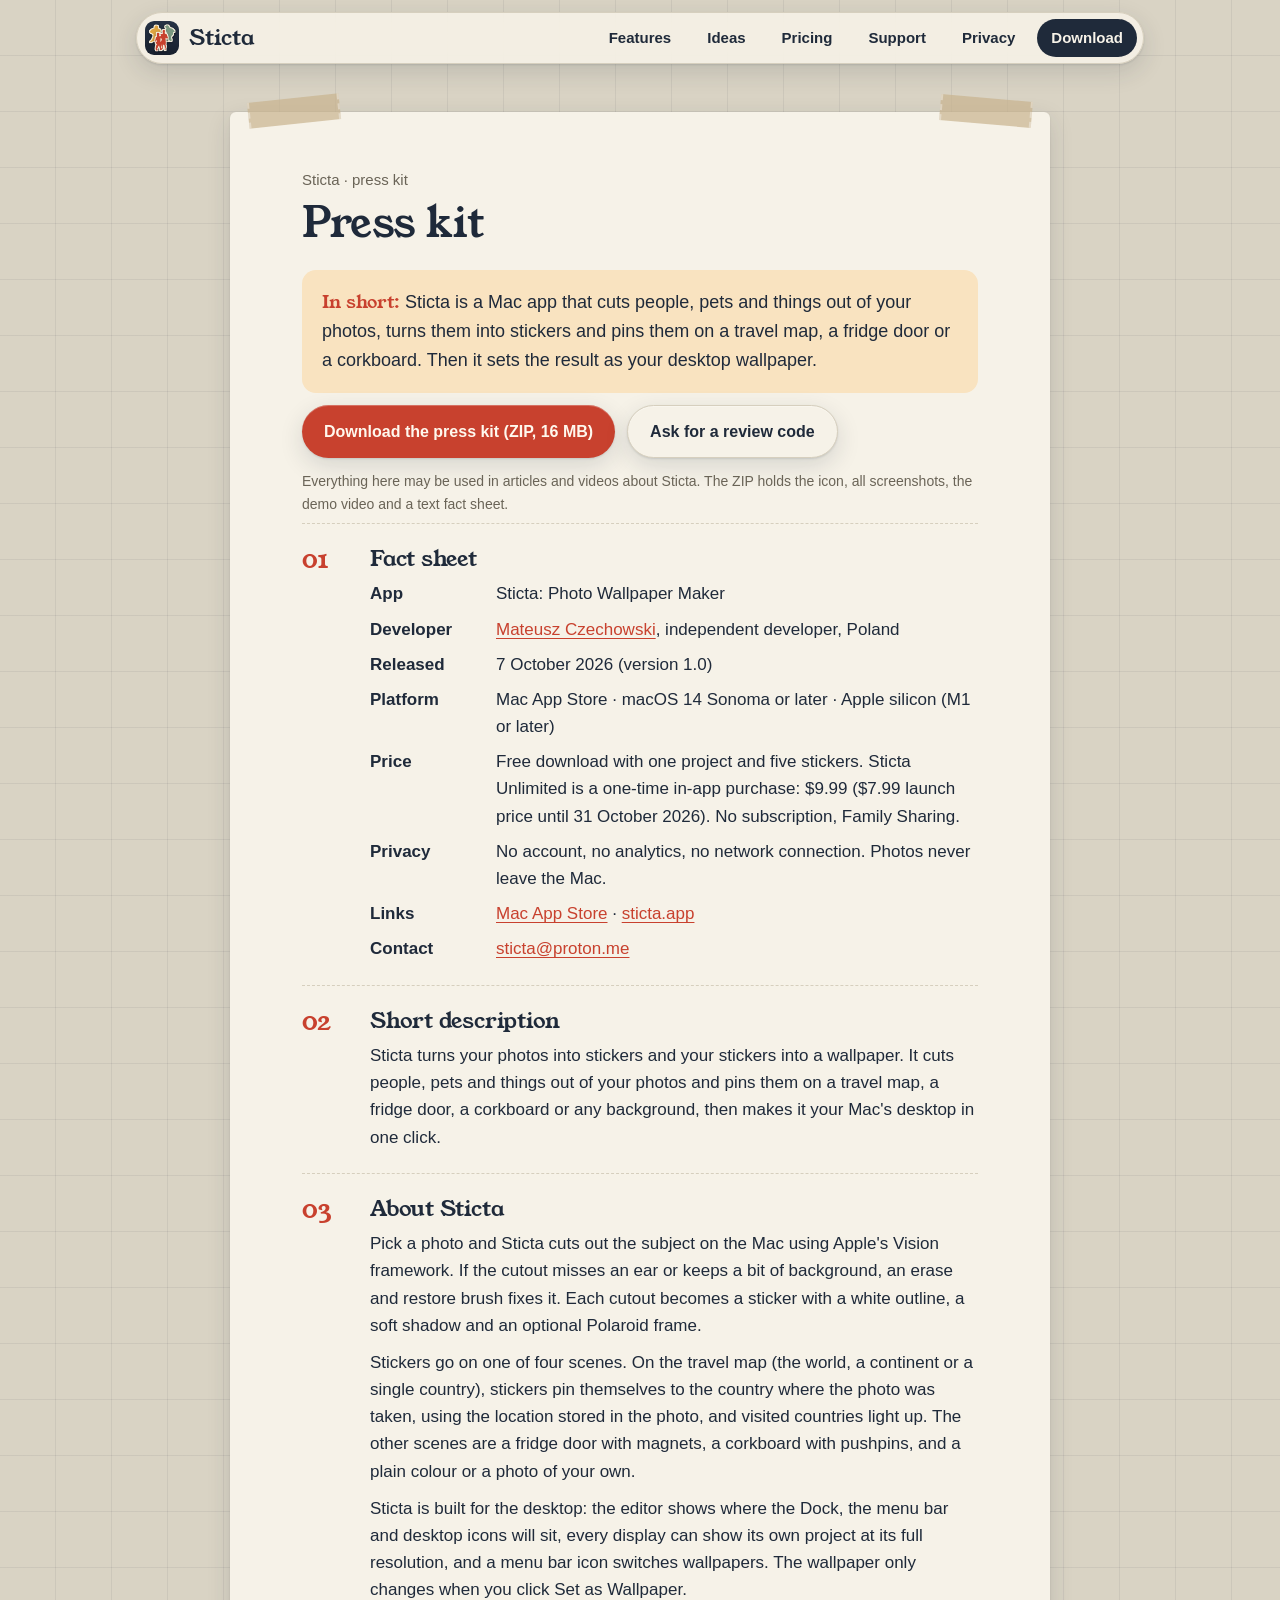
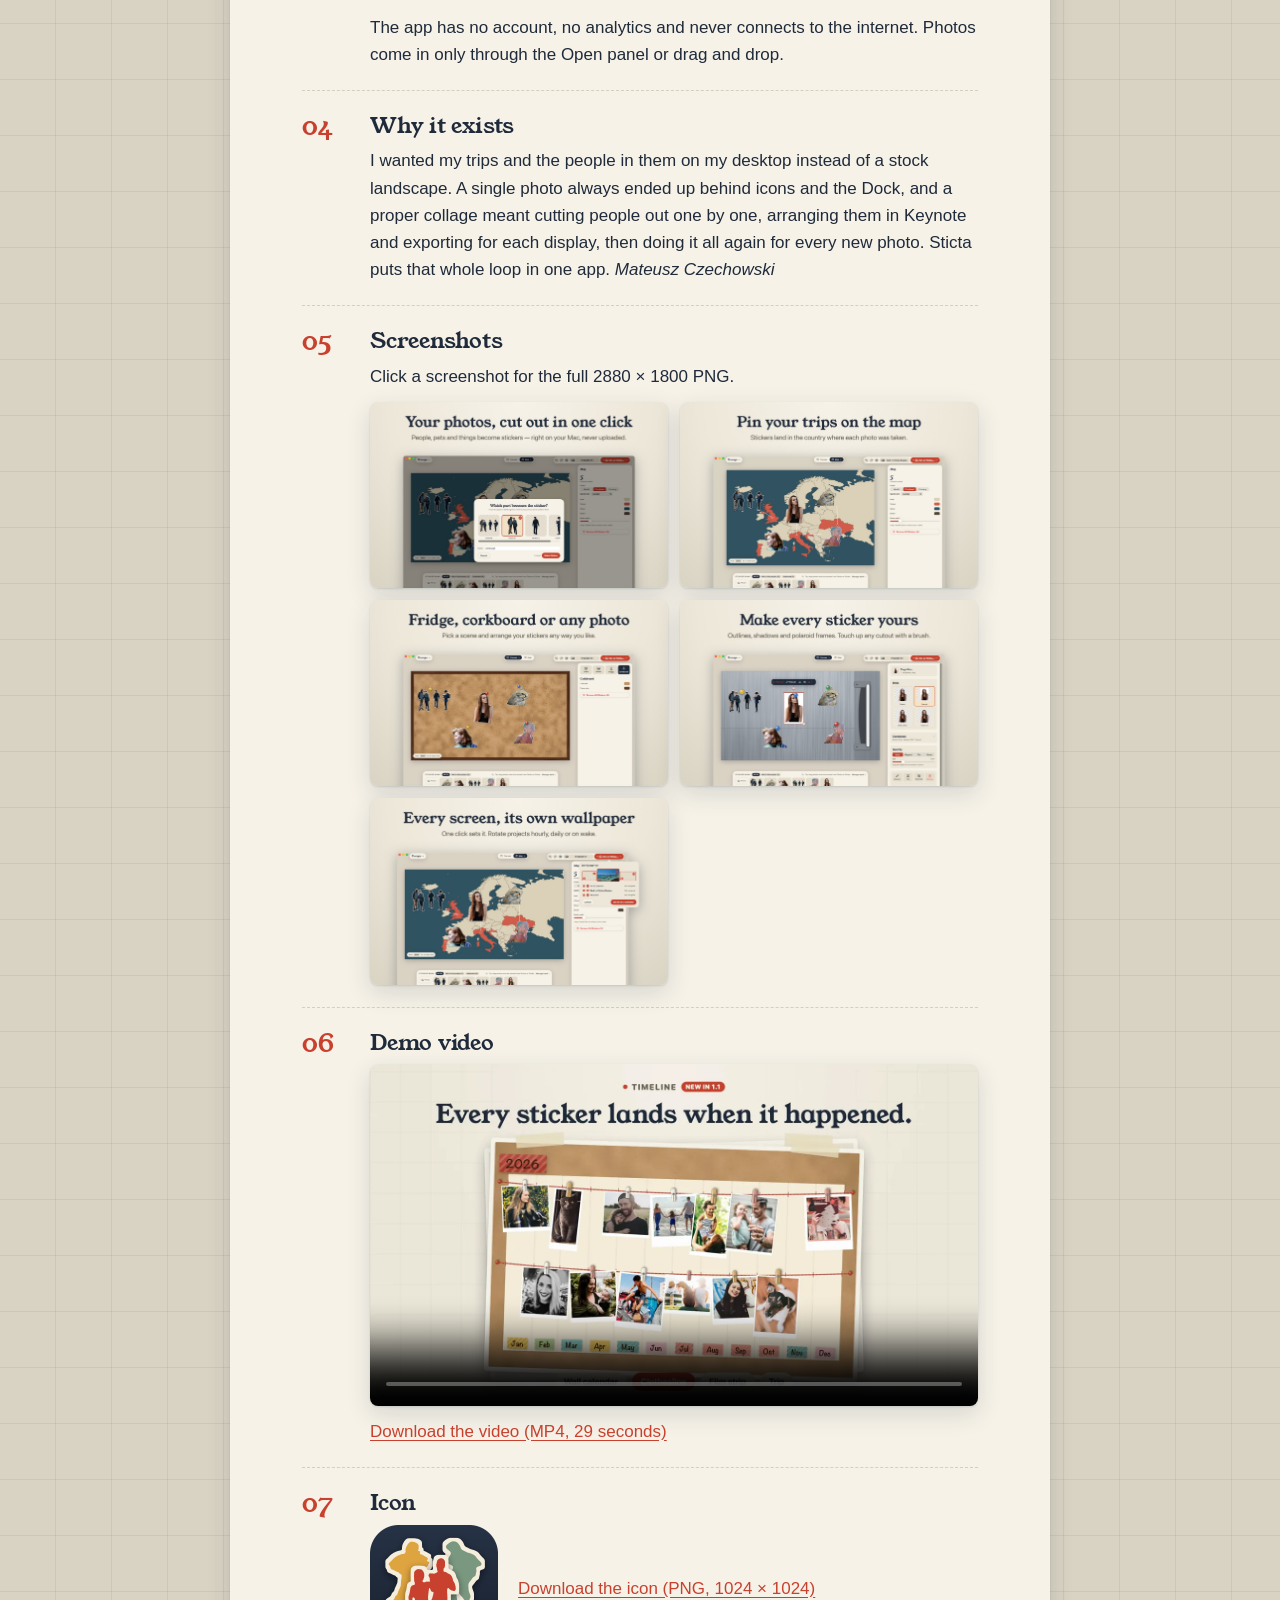
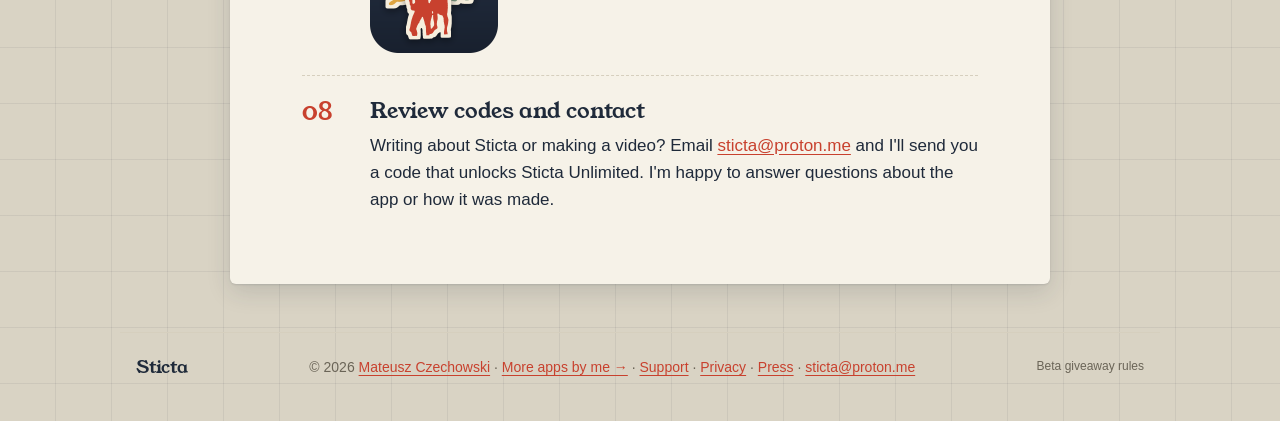
<file: press.html>
<!doctype html>
<html lang="en">
<head>
  <meta charset="utf-8">
  <meta name="viewport" content="width=device-width, initial-scale=1">
  <title>Sticta Press Kit</title>
  <meta name="description" content="Press kit for Sticta, the Mac app that turns your photos into sticker wallpapers: fact sheet, descriptions, screenshots, icon and demo video.">
  <link rel="canonical" href="https://sticta.app/press">
  <meta property="og:type" content="website">
  <meta property="og:site_name" content="Sticta">
  <meta property="og:url" content="https://sticta.app/press">
  <meta property="og:title" content="Sticta Press Kit">
  <meta property="og:description" content="Fact sheet, descriptions, screenshots, icon and demo video for Sticta.">
  <meta property="og:image" content="https://sticta.app/assets/og.jpg">
  <meta property="og:image:width" content="1200">
  <meta property="og:image:height" content="630">
  <meta property="og:image:alt" content="Sticta: photo stickers pinned to a map of Europe on a Mac screen, with the line Your photos, stuck to your desktop.">
  <meta name="twitter:card" content="summary_large_image">
  <meta name="twitter:creator" content="@maticzechowskii">
  <meta name="theme-color" content="#D9D3C4" media="(prefers-color-scheme: light)">
  <meta name="theme-color" content="#17191D" media="(prefers-color-scheme: dark)">
  <link rel="icon" type="image/png" href="assets/favicon.png">
  <link rel="apple-touch-icon" href="assets/icon.png">
  <link rel="preload" href="assets/YoungSerif-Regular.ttf" as="font" type="font/ttf" crossorigin>
  <link rel="stylesheet" href="style.css?v=7a184f58">
<!-- Page Pulse (privacy-friendly: no cookies, no localStorage/sessionStorage, no persistent visitor ID) -->
<script>
(function(){
  if(window.self!==window.top)return;
  var pid="4a3903d2-e4a1-46b0-a912-f2eba5350eb7";
  var tk="bcec4612-bca1-4c6a-8962-24d3207e521b";
  var ep="https://esnubozrjxrbegatzusu.supabase.co/functions/v1/track";
  var sid=Math.random().toString(36).slice(2);
  function send(t,n){
    fetch(ep,{method:"POST",headers:{"Content-Type":"application/json"},
      body:JSON.stringify({page_id:pid,token:tk,url:location.href,referrer:document.referrer,
        user_agent:navigator.userAgent,screen_width:screen.width,
        session_id:sid,visitor_id:sid,event_type:t,element_name:n||null}),keepalive:true});
  }
  send("pageview");
  document.addEventListener("click",function(e){
    var el=e.target.closest("a,button,[role='button'],input[type='submit']");
    if(!el)return;
    var name=el.getAttribute("data-pp")||el.innerText||el.getAttribute("aria-label")||el.tagName;
    if(name)send("click",name.trim().substring(0,100));
  });
  setInterval(function(){if(!document.hidden)send("ping");},15000);
  var _v={cls:0,inp:0};
  try{
    if(window.PerformanceObserver){
      try{new PerformanceObserver(function(l){var e=l.getEntries();if(e.length)_v.lcp=Math.round(e[e.length-1].startTime);}).observe({type:"largest-contentful-paint",buffered:true});}catch(e){}
      try{new PerformanceObserver(function(l){l.getEntries().forEach(function(e){if(!e.hadRecentInput)_v.cls+=e.value;});}).observe({type:"layout-shift",buffered:true});}catch(e){}
      try{new PerformanceObserver(function(l){l.getEntries().forEach(function(e){if(e.duration>_v.inp)_v.inp=Math.round(e.duration);});}).observe({type:"event",buffered:true,durationThreshold:40});}catch(e){}
    }
  }catch(e){}
  function flushVitals(){
    if(_v._sent)return;_v._sent=1;
    try{var nt=performance.getEntriesByType&&performance.getEntriesByType("navigation")[0];if(nt&&nt.loadEventEnd)_v.load=Math.round(nt.loadEventEnd);}catch(e){}
    var payload={page_id:pid,token:tk,url:location.href,session_id:sid,event_type:"vitals",vitals:{lcp:_v.lcp||null,cls:_v.cls?Math.round(_v.cls*1000)/1000:null,inp:_v.inp||null,load_time:_v.load||null,device_type:(screen.width&&screen.width<768)?"mobile":"desktop"}};
    try{navigator.sendBeacon(ep,new Blob([JSON.stringify(payload)],{type:"application/json"}));}catch(e){}
  }
  addEventListener("visibilitychange",function(){if(document.visibilityState==="hidden")flushVitals();});
  addEventListener("pagehide",flushVitals);
})();
</script>
</head>
<body>

<header class="topbar">
  <nav class="topbar-inner" aria-label="Main">
    <a class="brand" href="./"><img src="assets/icon.png" alt=""><span>Sticta</span></a>
    <a class="pill hide-sm" href="./#features">Features</a>
    <a class="pill hide-sm" href="ideas">Ideas</a>
    <a class="pill hide-sm" href="./#pricing">Pricing</a>
    <a class="pill hide-sm" href="support">Support</a>
    <a class="pill" href="privacy">Privacy</a>
    <a class="pill cta" href="https://apps.apple.com/app/id6815226547">Download</a>
    <details class="navmenu">
      <summary aria-label="Menu"><span></span></summary>
      <div class="navmenu-panel" onclick="if (event.target.closest('a')) this.parentNode.open = false"><a href="./#features">Features</a><a href="ideas">Ideas</a><a href="./#pricing">Pricing</a><a href="support">Support</a><a href="privacy">Privacy</a></div>
    </details>
  </nav>
</header>

<main>
  <div class="wrap">
    <article class="sheet press" style="margin-top:48px">
      <span class="tape l"></span><span class="tape r"></span>
      <p class="meta">Sticta · press kit</p>
      <h1>Press kit</h1>
      <p class="tldr"><strong>In short:</strong> Sticta is a Mac app that cuts people, pets and things out of your photos, turns them into stickers and pins them on a travel map, a fridge door or a corkboard. Then it sets the result as your desktop wallpaper.</p>

      <div class="actions">
        <a class="btn" href="assets/press/sticta-press-kit.zip" download>Download the press kit (ZIP, 16 MB)</a>
        <a class="btn ghost" href="mailto:sticta@proton.me?subject=Sticta%20review%20code">Ask for a review code</a>
      </div>
      <p class="press-note">Everything here may be used in articles and videos about Sticta. The ZIP holds the icon, all screenshots, the demo video and a text fact sheet.</p>

      <div class="clause"><span class="n">01</span><div>
        <h3>Fact sheet</h3>
        <dl class="facts">
          <dt>App</dt><dd>Sticta: Photo Wallpaper Maker</dd>
          <dt>Developer</dt><dd><a href="https://mateuszczechowski.github.io/">Mateusz Czechowski</a>, independent developer, Poland</dd>
          <dt>Released</dt><dd>7 October 2026 (version 1.0)</dd>
          <dt>Platform</dt><dd>Mac App Store · macOS 14 Sonoma or later · Apple silicon (M1 or later)</dd>
          <dt>Price</dt><dd>Free download with one project and five stickers. Sticta Unlimited is a one-time in-app purchase: $9.99 ($7.99 launch price until 31 October 2026). No subscription, Family Sharing.</dd>
          <dt>Privacy</dt><dd>No account, no analytics, no network connection. Photos never leave the Mac.</dd>
          <dt>Links</dt><dd><a href="https://apps.apple.com/app/id6815226547">Mac App Store</a> · <a href="./">sticta.app</a></dd>
          <dt>Contact</dt><dd><a href="mailto:sticta@proton.me">sticta@proton.me</a></dd>
        </dl>
      </div></div>

      <div class="clause"><span class="n">02</span><div>
        <h3>Short description</h3>
        <p>Sticta turns your photos into stickers and your stickers into a wallpaper. It cuts people, pets and things out of your photos and pins them on a travel map, a fridge door, a corkboard or any background, then makes it your Mac's desktop in one click.</p>
      </div></div>

      <div class="clause"><span class="n">03</span><div>
        <h3>About Sticta</h3>
        <p>Pick a photo and Sticta cuts out the subject on the Mac using Apple's Vision framework. If the cutout misses an ear or keeps a bit of background, an erase and restore brush fixes it. Each cutout becomes a sticker with a white outline, a soft shadow and an optional Polaroid frame.</p>
        <p>Stickers go on one of four scenes. On the travel map (the world, a continent or a single country), stickers pin themselves to the country where the photo was taken, using the location stored in the photo, and visited countries light up. The other scenes are a fridge door with magnets, a corkboard with pushpins, and a plain colour or a photo of your own.</p>
        <p>Sticta is built for the desktop: the editor shows where the Dock, the menu bar and desktop icons will sit, every display can show its own project at its full resolution, and a menu bar icon switches wallpapers. The wallpaper only changes when you click Set as Wallpaper.</p>
        <p>The app has no account, no analytics and never connects to the internet. Photos come in only through the Open panel or drag and drop.</p>
      </div></div>

      <div class="clause"><span class="n">04</span><div>
        <h3>Why it exists</h3>
        <p>I wanted my trips and the people in them on my desktop instead of a stock landscape. A single photo always ended up behind icons and the Dock, and a proper collage meant cutting people out one by one, arranging them in Keynote and exporting for each display, then doing it all again for every new photo. Sticta puts that whole loop in one app. <em>Mateusz Czechowski</em></p>
      </div></div>

      <div class="clause"><span class="n">05</span><div>
        <h3>Screenshots</h3>
        <p>Click a screenshot for the full 2880 × 1800 PNG.</p>
        <div class="shots">
          <a href="assets/press/sticta-01-cutout.png"><img src="assets/press/sticta-01-cutout-thumb.jpg" alt="Choosing which people in a photo become the sticker" loading="lazy" width="1200" height="750"></a>
          <a href="assets/press/sticta-02-map.png"><img src="assets/press/sticta-02-map-thumb.jpg" alt="Travel map wallpaper with stickers pinned to visited countries" loading="lazy" width="1200" height="750"></a>
          <a href="assets/press/sticta-03-scenes.png"><img src="assets/press/sticta-03-scenes-thumb.jpg" alt="Corkboard scene with pinned photo stickers" loading="lazy" width="1200" height="750"></a>
          <a href="assets/press/sticta-04-style.png"><img src="assets/press/sticta-04-style-thumb.jpg" alt="Sticker styles on the fridge scene: outline, shadow and Polaroid frame" loading="lazy" width="1200" height="750"></a>
          <a href="assets/press/sticta-05-displays.png"><img src="assets/press/sticta-05-displays-thumb.jpg" alt="Setting a map project as the wallpaper on three displays" loading="lazy" width="1200" height="750"></a>
        </div>
      </div></div>

      <div class="clause"><span class="n">06</span><div>
        <h3>Demo video</h3>
        <video class="press-video" src="assets/home/promo.mp4" poster="assets/home/promo-poster.webp" controls muted playsinline preload="metadata"></video>
        <p><a href="assets/home/promo.mp4" download="sticta-demo.mp4">Download the video (MP4, 29 seconds)</a></p>
      </div></div>

      <div class="clause"><span class="n">07</span><div>
        <h3>Icon</h3>
        <div class="press-icon">
          <img src="assets/press/sticta-icon-1024.png" alt="Sticta app icon" width="128" height="128">
          <p><a href="assets/press/sticta-icon-1024.png" download>Download the icon (PNG, 1024 × 1024)</a></p>
        </div>
      </div></div>

      <div class="clause"><span class="n">08</span><div>
        <h3>Review codes and contact</h3>
        <p>Writing about Sticta or making a video? Email <a href="mailto:sticta@proton.me">sticta@proton.me</a> and I'll send you a code that unlocks Sticta Unlimited. I'm happy to answer questions about the app or how it was made.</p>
      </div></div>
    </article>
  </div>
</main>

<footer>
  <div class="wrap foot">
    <span class="display">Sticta</span>
    <span>© 2026 <a href="https://mateuszczechowski.github.io/">Mateusz Czechowski</a> · <a href="https://mateuszczechowski.github.io/">More apps by me →</a> · <a href="support">Support</a> · <a href="privacy">Privacy</a> · <a href="press">Press</a> · <a href="mailto:sticta@proton.me">sticta@proton.me</a></span>
    <a class="fine" href="giveaway">Beta giveaway rules</a>
  </div>
</footer>

</body>
</html>
</file>
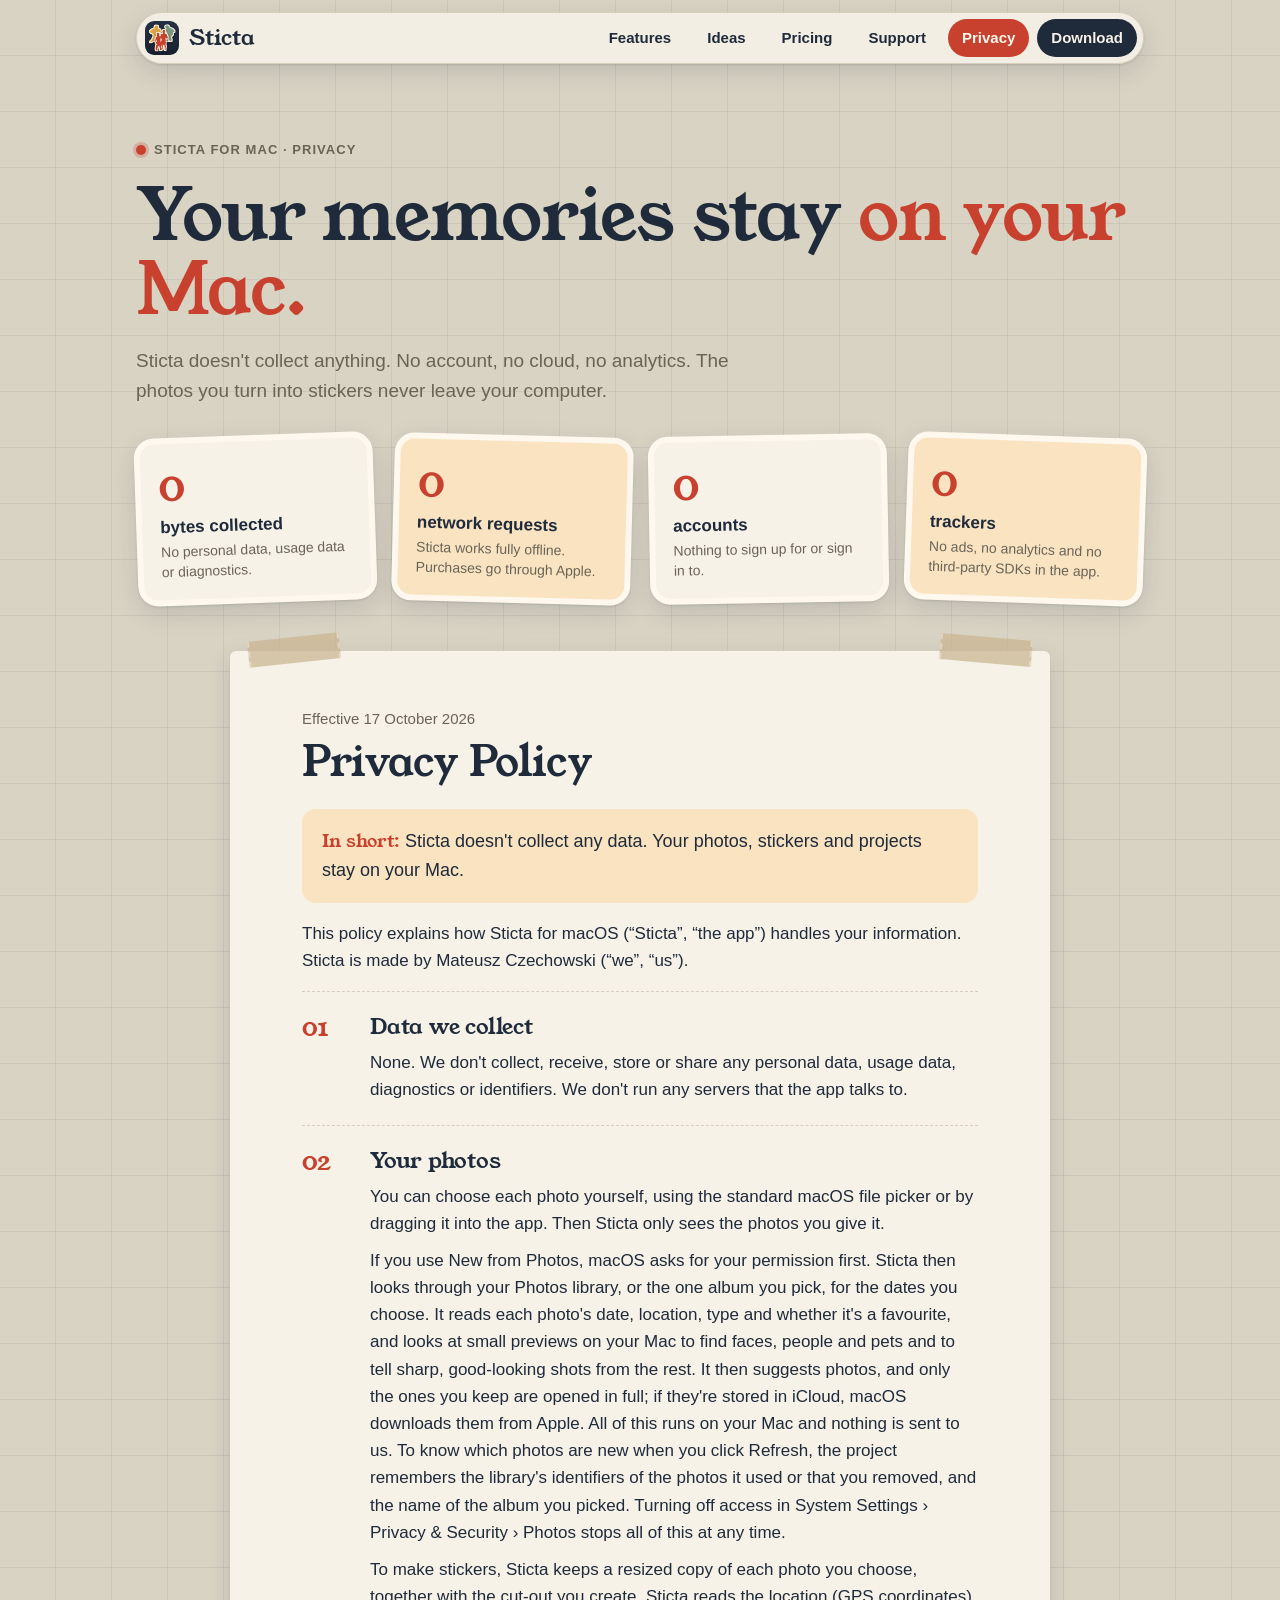
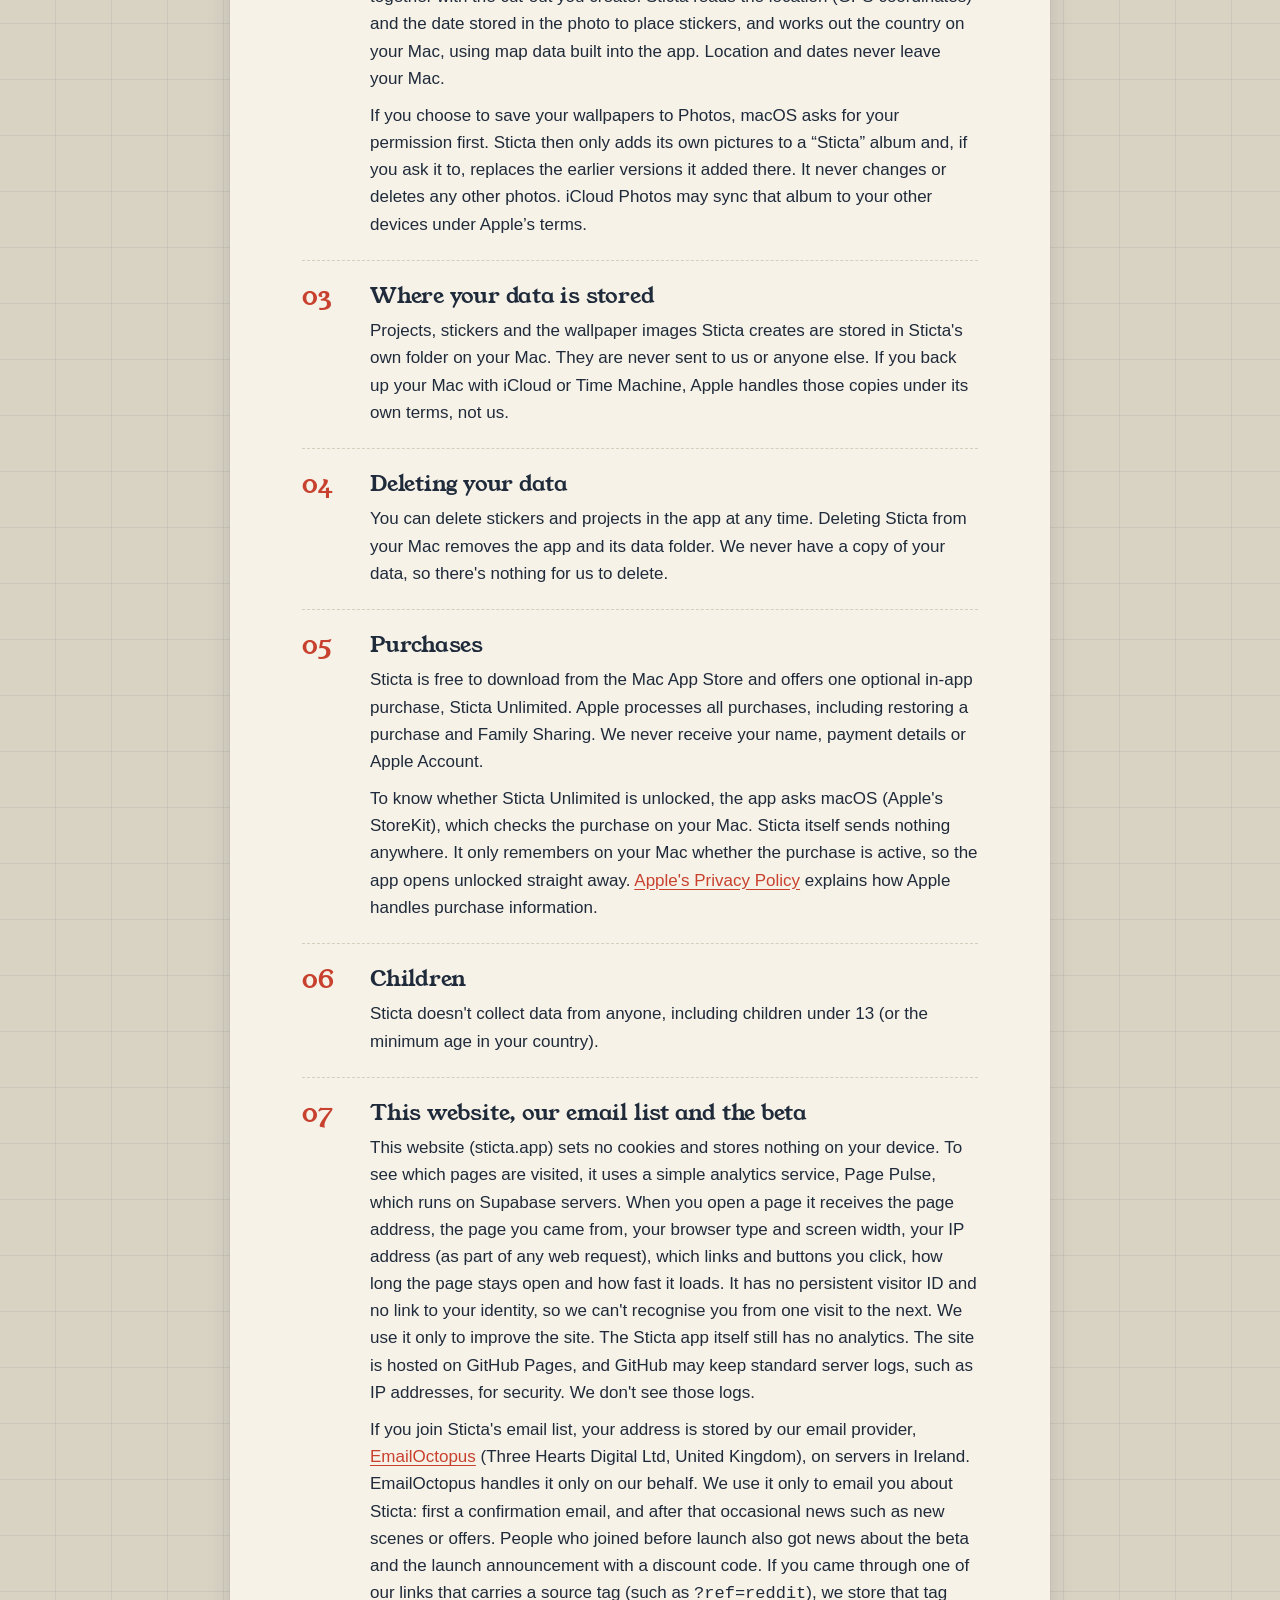
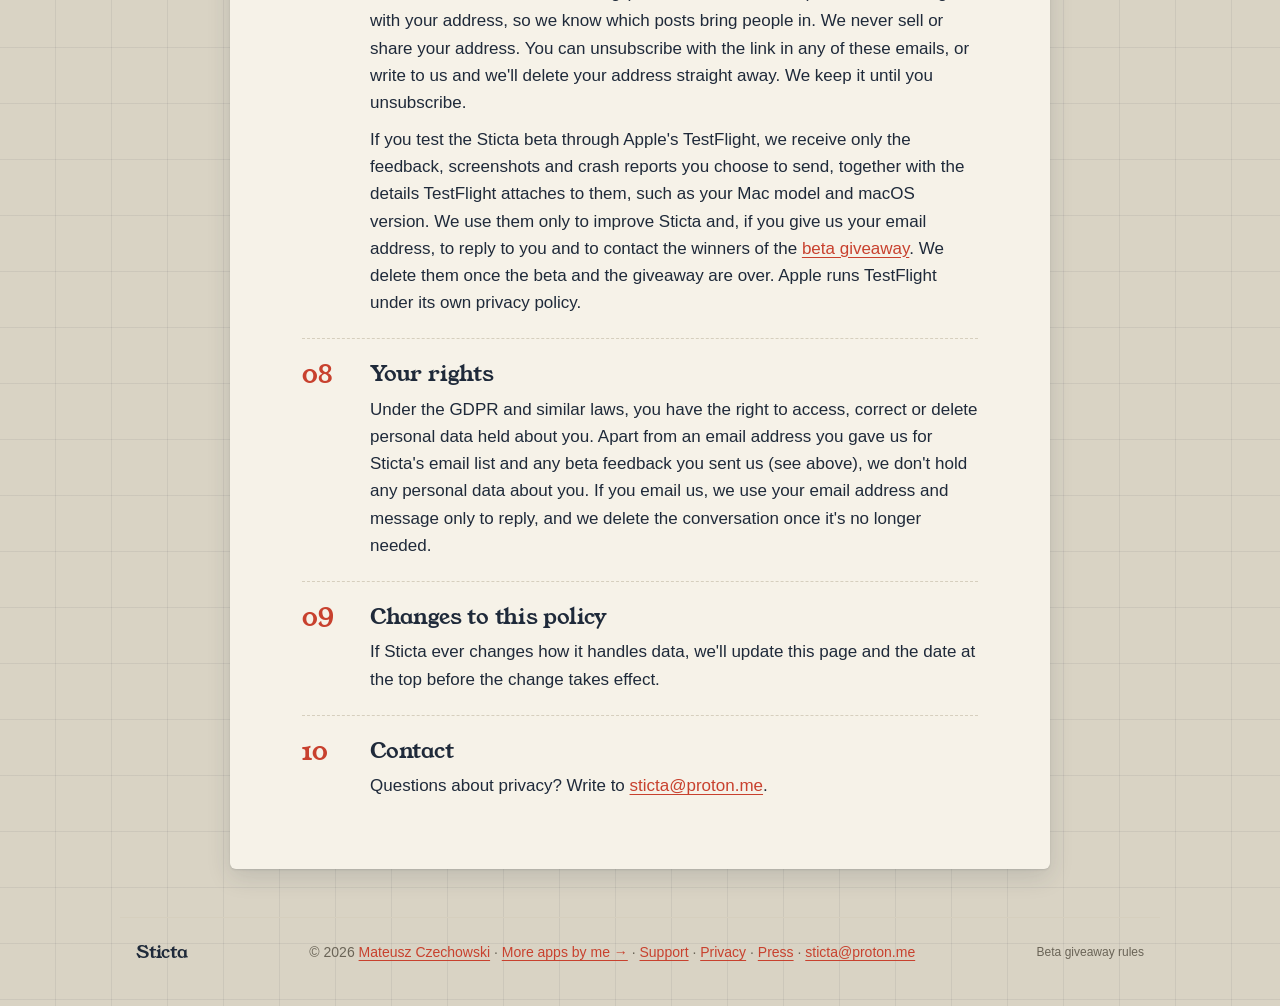
<file: privacy.html>
<!doctype html>
<html lang="en">
<head>
  <meta charset="utf-8">
  <meta name="viewport" content="width=device-width, initial-scale=1">
  <title>Sticta Privacy Policy</title>
  <meta name="description" content="Sticta doesn't collect, store or share any personal data. Everything stays on your Mac.">
  <link rel="canonical" href="https://sticta.app/privacy">
  <meta property="og:type" content="website">
  <meta property="og:site_name" content="Sticta">
  <meta property="og:url" content="https://sticta.app/privacy">
  <meta property="og:title" content="Sticta Privacy Policy">
  <meta property="og:description" content="Sticta doesn't collect anything. Your photos never leave your Mac.">
  <meta property="og:image" content="https://sticta.app/assets/og.jpg">
  <meta property="og:image:width" content="1200">
  <meta property="og:image:height" content="630">
  <meta property="og:image:alt" content="Sticta: photo stickers pinned to a map of Europe on a Mac screen, with the line Your photos, stuck to your desktop.">
  <meta name="twitter:card" content="summary_large_image">
  <meta name="twitter:creator" content="@maticzechowskii">
  <meta name="theme-color" content="#D9D3C4" media="(prefers-color-scheme: light)">
  <meta name="theme-color" content="#17191D" media="(prefers-color-scheme: dark)">
  <link rel="icon" type="image/png" href="assets/favicon.png">
  <link rel="apple-touch-icon" href="assets/icon.png">
  <link rel="preload" href="assets/YoungSerif-Regular.ttf" as="font" type="font/ttf" crossorigin>
  <link rel="stylesheet" href="style.css?v=7a184f58">
<!-- Page Pulse (privacy-friendly: no cookies, no localStorage/sessionStorage, no persistent visitor ID) -->
<script>
(function(){
  if(window.self!==window.top)return;
  var pid="4a3903d2-e4a1-46b0-a912-f2eba5350eb7";
  var tk="bcec4612-bca1-4c6a-8962-24d3207e521b";
  var ep="https://esnubozrjxrbegatzusu.supabase.co/functions/v1/track";
  var sid=Math.random().toString(36).slice(2);
  function send(t,n){
    fetch(ep,{method:"POST",headers:{"Content-Type":"application/json"},
      body:JSON.stringify({page_id:pid,token:tk,url:location.href,referrer:document.referrer,
        user_agent:navigator.userAgent,screen_width:screen.width,
        session_id:sid,visitor_id:sid,event_type:t,element_name:n||null}),keepalive:true});
  }
  send("pageview");
  document.addEventListener("click",function(e){
    var el=e.target.closest("a,button,[role='button'],input[type='submit']");
    if(!el)return;
    var name=el.getAttribute("data-pp")||el.innerText||el.getAttribute("aria-label")||el.tagName;
    if(name)send("click",name.trim().substring(0,100));
  });
  setInterval(function(){if(!document.hidden)send("ping");},15000);
  var _v={cls:0,inp:0};
  try{
    if(window.PerformanceObserver){
      try{new PerformanceObserver(function(l){var e=l.getEntries();if(e.length)_v.lcp=Math.round(e[e.length-1].startTime);}).observe({type:"largest-contentful-paint",buffered:true});}catch(e){}
      try{new PerformanceObserver(function(l){l.getEntries().forEach(function(e){if(!e.hadRecentInput)_v.cls+=e.value;});}).observe({type:"layout-shift",buffered:true});}catch(e){}
      try{new PerformanceObserver(function(l){l.getEntries().forEach(function(e){if(e.duration>_v.inp)_v.inp=Math.round(e.duration);});}).observe({type:"event",buffered:true,durationThreshold:40});}catch(e){}
    }
  }catch(e){}
  function flushVitals(){
    if(_v._sent)return;_v._sent=1;
    try{var nt=performance.getEntriesByType&&performance.getEntriesByType("navigation")[0];if(nt&&nt.loadEventEnd)_v.load=Math.round(nt.loadEventEnd);}catch(e){}
    var payload={page_id:pid,token:tk,url:location.href,session_id:sid,event_type:"vitals",vitals:{lcp:_v.lcp||null,cls:_v.cls?Math.round(_v.cls*1000)/1000:null,inp:_v.inp||null,load_time:_v.load||null,device_type:(screen.width&&screen.width<768)?"mobile":"desktop"}};
    try{navigator.sendBeacon(ep,new Blob([JSON.stringify(payload)],{type:"application/json"}));}catch(e){}
  }
  addEventListener("visibilitychange",function(){if(document.visibilityState==="hidden")flushVitals();});
  addEventListener("pagehide",flushVitals);
})();
</script>
</head>
<body>

<header class="topbar">
  <nav class="topbar-inner" aria-label="Main">
    <a class="brand" href="./"><img src="assets/icon.png" alt=""><span>Sticta</span></a>
    <a class="pill hide-sm" href="./#features">Features</a>
    <a class="pill hide-sm" href="ideas">Ideas</a>
    <a class="pill hide-sm" href="./#pricing">Pricing</a>
    <a class="pill hide-sm" href="support">Support</a>
    <a class="pill" href="privacy" aria-current="page">Privacy</a>
    <a class="pill cta" href="https://apps.apple.com/app/id6815226547">Download</a>
    <details class="navmenu">
      <summary aria-label="Menu"><span></span></summary>
      <div class="navmenu-panel" onclick="if (event.target.closest('a')) this.parentNode.open = false"><a href="./#features">Features</a><a href="ideas">Ideas</a><a href="./#pricing">Pricing</a><a href="support">Support</a><a href="privacy" aria-current="page">Privacy</a></div>
    </details>
  </nav>
</header>

<main>
  <div class="wrap">
    <section class="hero" style="padding-bottom:24px">
      <span class="eyebrow reveal">Sticta for Mac · Privacy</span>
      <h1 class="reveal d1">Your memories stay <em>on your Mac.</em></h1>
      <p class="lede reveal d2">Sticta doesn't collect anything. No account, no cloud, no analytics. The photos you turn into stickers never leave your computer.</p>

      <div class="promises reveal d3">
        <div class="sticker promise"><div class="big">0</div><div class="label">bytes collected</div><div class="sub">No personal data, usage data or diagnostics.</div></div>
        <div class="sticker promise"><div class="big">0</div><div class="label">network requests</div><div class="sub">Sticta works fully offline. Purchases go through Apple.</div></div>
        <div class="sticker promise"><div class="big">0</div><div class="label">accounts</div><div class="sub">Nothing to sign up for or sign in to.</div></div>
        <div class="sticker promise"><div class="big">0</div><div class="label">trackers</div><div class="sub">No ads, no analytics and no third-party SDKs in the app.</div></div>
      </div>
    </section>

    <article class="sheet">
      <span class="tape l"></span><span class="tape r"></span>
      <p class="meta">Effective 17 October 2026</p>
      <h2>Privacy Policy</h2>

      <p class="tldr"><strong>In short:</strong> Sticta doesn't collect any data. Your photos, stickers and projects stay on your Mac.</p>
      <p>This policy explains how Sticta for macOS (“Sticta”, “the app”) handles your information. Sticta is made by Mateusz Czechowski (“we”, “us”).</p>

      <div class="clause"><span class="n">01</span><div>
        <h3>Data we collect</h3>
        <p>None. We don't collect, receive, store or share any personal data, usage data, diagnostics or identifiers. We don't run any servers that the app talks to.</p>
      </div></div>

      <div class="clause"><span class="n">02</span><div>
        <h3>Your photos</h3>
        <p>You can choose each photo yourself, using the standard macOS file picker or by dragging it into the app. Then Sticta only sees the photos you give it.</p>
        <p>If you use New from Photos, macOS asks for your permission first. Sticta then looks through your Photos library, or the one album you pick, for the dates you choose. It reads each photo's date, location, type and whether it's a favourite, and looks at small previews on your Mac to find faces, people and pets and to tell sharp, good-looking shots from the rest. It then suggests photos, and only the ones you keep are opened in full; if they're stored in iCloud, macOS downloads them from Apple. All of this runs on your Mac and nothing is sent to us. To know which photos are new when you click Refresh, the project remembers the library's identifiers of the photos it used or that you removed, and the name of the album you picked. Turning off access in System Settings &rsaquo; Privacy &amp; Security &rsaquo; Photos stops all of this at any time.</p>
        <p>To make stickers, Sticta keeps a resized copy of each photo you choose, together with the cut-out you create. Sticta reads the location (GPS coordinates) and the date stored in the photo to place stickers, and works out the country on your Mac, using map data built into the app. Location and dates never leave your Mac.</p>
        <p>If you choose to save your wallpapers to Photos, macOS asks for your permission first. Sticta then only adds its own pictures to a “Sticta” album and, if you ask it to, replaces the earlier versions it added there. It never changes or deletes any other photos. iCloud Photos may sync that album to your other devices under Apple’s terms.</p>
      </div></div>

      <div class="clause"><span class="n">03</span><div>
        <h3>Where your data is stored</h3>
        <p>Projects, stickers and the wallpaper images Sticta creates are stored in Sticta's own folder on your Mac. They are never sent to us or anyone else. If you back up your Mac with iCloud or Time Machine, Apple handles those copies under its own terms, not us.</p>
      </div></div>

      <div class="clause"><span class="n">04</span><div>
        <h3>Deleting your data</h3>
        <p>You can delete stickers and projects in the app at any time. Deleting Sticta from your Mac removes the app and its data folder. We never have a copy of your data, so there's nothing for us to delete.</p>
      </div></div>

      <div class="clause"><span class="n">05</span><div>
        <h3>Purchases</h3>
        <p>Sticta is free to download from the Mac App Store and offers one optional in-app purchase, Sticta Unlimited. Apple processes all purchases, including restoring a purchase and Family Sharing. We never receive your name, payment details or Apple Account.</p>
        <p>To know whether Sticta Unlimited is unlocked, the app asks macOS (Apple's StoreKit), which checks the purchase on your Mac. Sticta itself sends nothing anywhere. It only remembers on your Mac whether the purchase is active, so the app opens unlocked straight away. <a href="https://www.apple.com/legal/privacy/">Apple's Privacy Policy</a> explains how Apple handles purchase information.</p>
      </div></div>

      <div class="clause"><span class="n">06</span><div>
        <h3>Children</h3>
        <p>Sticta doesn't collect data from anyone, including children under 13 (or the minimum age in your country).</p>
      </div></div>

      <div class="clause"><span class="n">07</span><div id="website">
        <h3>This website, our email list and the beta</h3>
        <p>This website (sticta.app) sets no cookies and stores nothing on your device. To see which pages are visited, it uses a simple analytics service, Page Pulse, which runs on Supabase servers. When you open a page it receives the page address, the page you came from, your browser type and screen width, your IP address (as part of any web request), which links and buttons you click, how long the page stays open and how fast it loads. It has no persistent visitor ID and no link to your identity, so we can't recognise you from one visit to the next. We use it only to improve the site. The Sticta app itself still has no analytics. The site is hosted on GitHub Pages, and GitHub may keep standard server logs, such as IP addresses, for security. We don't see those logs.</p>
        <p>If you join Sticta's email list, your address is stored by our email provider, <a href="https://emailoctopus.com/legal/privacy">EmailOctopus</a> (Three Hearts Digital Ltd, United Kingdom), on servers in Ireland. EmailOctopus handles it only on our behalf. We use it only to email you about Sticta: first a confirmation email, and after that occasional news such as new scenes or offers. People who joined before launch also got news about the beta and the launch announcement with a discount code. If you came through one of our links that carries a source tag (such as <code>?ref=reddit</code>), we store that tag with your address, so we know which posts bring people in. We never sell or share your address. You can unsubscribe with the link in any of these emails, or write to us and we'll delete your address straight away. We keep it until you unsubscribe.</p>
        <p>If you test the Sticta beta through Apple's TestFlight, we receive only the feedback, screenshots and crash reports you choose to send, together with the details TestFlight attaches to them, such as your Mac model and macOS version. We use them only to improve Sticta and, if you give us your email address, to reply to you and to contact the winners of the <a href="giveaway">beta giveaway</a>. We delete them once the beta and the giveaway are over. Apple runs TestFlight under its own privacy policy.</p>
      </div></div>

      <div class="clause"><span class="n">08</span><div>
        <h3>Your rights</h3>
        <p>Under the GDPR and similar laws, you have the right to access, correct or delete personal data held about you. Apart from an email address you gave us for Sticta's email list and any beta feedback you sent us (see above), we don't hold any personal data about you. If you email us, we use your email address and message only to reply, and we delete the conversation once it's no longer needed.</p>
      </div></div>

      <div class="clause"><span class="n">09</span><div>
        <h3>Changes to this policy</h3>
        <p>If Sticta ever changes how it handles data, we'll update this page and the date at the top before the change takes effect.</p>
      </div></div>

      <div class="clause"><span class="n">10</span><div>
        <h3>Contact</h3>
        <p>Questions about privacy? Write to <a href="mailto:sticta@proton.me">sticta@proton.me</a>.</p>
      </div></div>
    </article>
  </div>
</main>

<footer>
  <div class="wrap foot">
    <span class="display">Sticta</span>
    <span>© 2026 <a href="https://mateuszczechowski.github.io/">Mateusz Czechowski</a> · <a href="https://mateuszczechowski.github.io/">More apps by me →</a> · <a href="support">Support</a> · <a href="privacy">Privacy</a> · <a href="press">Press</a> · <a href="mailto:sticta@proton.me">sticta@proton.me</a></span>
    <a class="fine" href="giveaway">Beta giveaway rules</a>
  </div>
</footer>

</body>
</html>
</file>
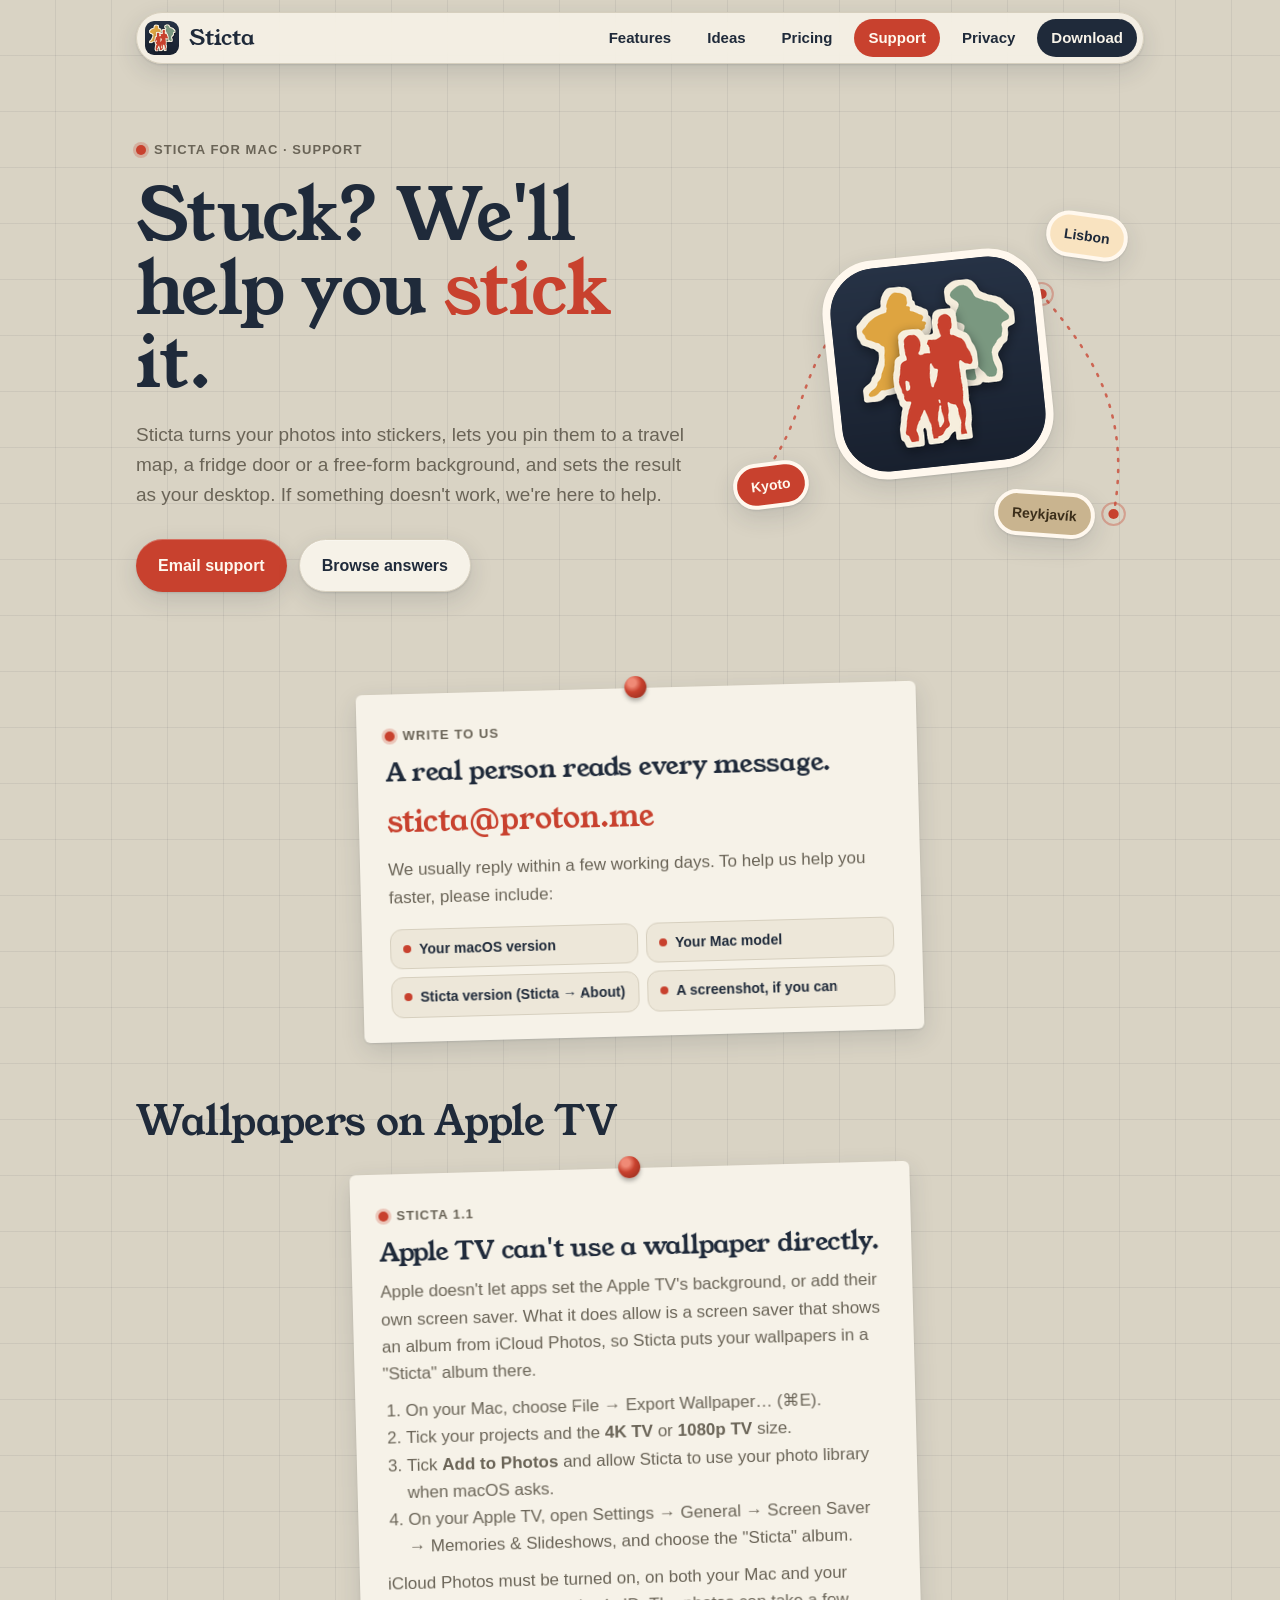
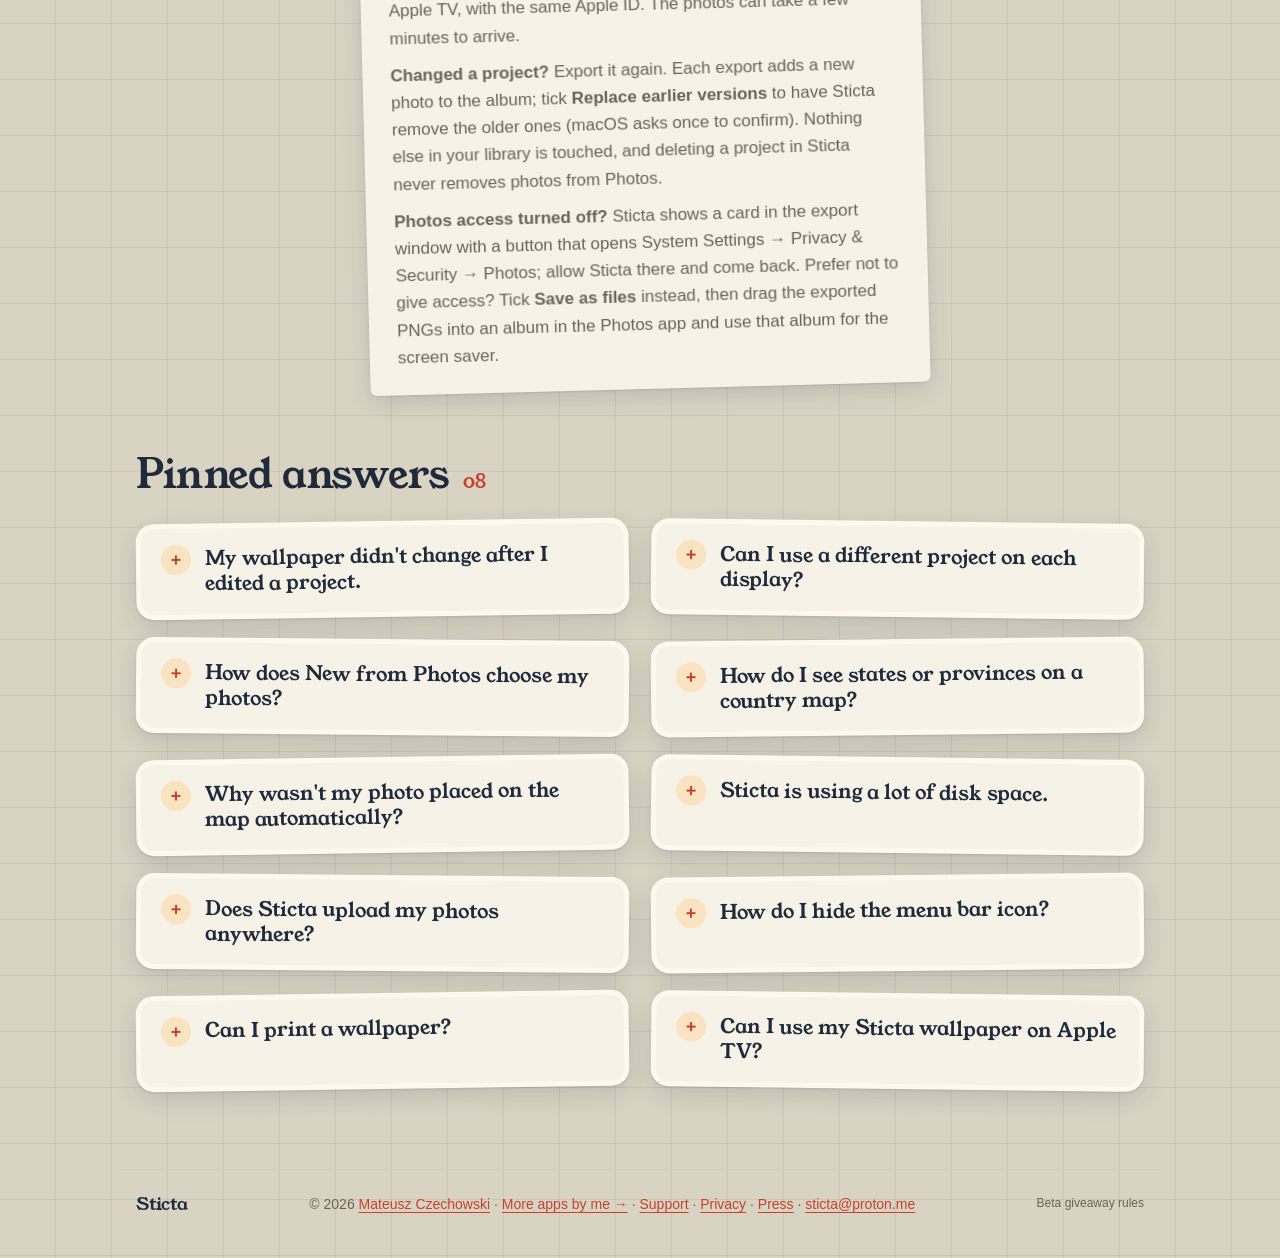
<file: support.html>
<!doctype html>
<html lang="en">
<head>
  <meta charset="utf-8">
  <meta name="viewport" content="width=device-width, initial-scale=1">
  <title>Sticta Support</title>
  <meta name="description" content="Help and contact for Sticta, the Mac app that turns your photos into sticker wallpapers.">
  <link rel="canonical" href="https://sticta.app/support">
  <meta property="og:type" content="website">
  <meta property="og:site_name" content="Sticta">
  <meta property="og:url" content="https://sticta.app/support">
  <meta property="og:title" content="Sticta Support">
  <meta property="og:description" content="Help and contact for Sticta, the Mac app that turns your photos into sticker wallpapers.">
  <meta property="og:image" content="https://sticta.app/assets/og.jpg">
  <meta property="og:image:width" content="1200">
  <meta property="og:image:height" content="630">
  <meta property="og:image:alt" content="Sticta: photo stickers pinned to a map of Europe on a Mac screen, with the line Your photos, stuck to your desktop.">
  <meta name="twitter:card" content="summary_large_image">
  <meta name="twitter:creator" content="@maticzechowskii">
  <meta name="theme-color" content="#D9D3C4" media="(prefers-color-scheme: light)">
  <meta name="theme-color" content="#17191D" media="(prefers-color-scheme: dark)">
  <link rel="icon" type="image/png" href="assets/favicon.png">
  <link rel="apple-touch-icon" href="assets/icon.png">
  <link rel="preload" href="assets/YoungSerif-Regular.ttf" as="font" type="font/ttf" crossorigin>
  <link rel="stylesheet" href="style.css?v=7a184f58">
<!-- Page Pulse (privacy-friendly: no cookies, no localStorage/sessionStorage, no persistent visitor ID) -->
<script>
(function(){
  if(window.self!==window.top)return;
  var pid="4a3903d2-e4a1-46b0-a912-f2eba5350eb7";
  var tk="bcec4612-bca1-4c6a-8962-24d3207e521b";
  var ep="https://esnubozrjxrbegatzusu.supabase.co/functions/v1/track";
  var sid=Math.random().toString(36).slice(2);
  function send(t,n){
    fetch(ep,{method:"POST",headers:{"Content-Type":"application/json"},
      body:JSON.stringify({page_id:pid,token:tk,url:location.href,referrer:document.referrer,
        user_agent:navigator.userAgent,screen_width:screen.width,
        session_id:sid,visitor_id:sid,event_type:t,element_name:n||null}),keepalive:true});
  }
  send("pageview");
  document.addEventListener("click",function(e){
    var el=e.target.closest("a,button,[role='button'],input[type='submit']");
    if(!el)return;
    var name=el.getAttribute("data-pp")||el.innerText||el.getAttribute("aria-label")||el.tagName;
    if(name)send("click",name.trim().substring(0,100));
  });
  setInterval(function(){if(!document.hidden)send("ping");},15000);
  var _v={cls:0,inp:0};
  try{
    if(window.PerformanceObserver){
      try{new PerformanceObserver(function(l){var e=l.getEntries();if(e.length)_v.lcp=Math.round(e[e.length-1].startTime);}).observe({type:"largest-contentful-paint",buffered:true});}catch(e){}
      try{new PerformanceObserver(function(l){l.getEntries().forEach(function(e){if(!e.hadRecentInput)_v.cls+=e.value;});}).observe({type:"layout-shift",buffered:true});}catch(e){}
      try{new PerformanceObserver(function(l){l.getEntries().forEach(function(e){if(e.duration>_v.inp)_v.inp=Math.round(e.duration);});}).observe({type:"event",buffered:true,durationThreshold:40});}catch(e){}
    }
  }catch(e){}
  function flushVitals(){
    if(_v._sent)return;_v._sent=1;
    try{var nt=performance.getEntriesByType&&performance.getEntriesByType("navigation")[0];if(nt&&nt.loadEventEnd)_v.load=Math.round(nt.loadEventEnd);}catch(e){}
    var payload={page_id:pid,token:tk,url:location.href,session_id:sid,event_type:"vitals",vitals:{lcp:_v.lcp||null,cls:_v.cls?Math.round(_v.cls*1000)/1000:null,inp:_v.inp||null,load_time:_v.load||null,device_type:(screen.width&&screen.width<768)?"mobile":"desktop"}};
    try{navigator.sendBeacon(ep,new Blob([JSON.stringify(payload)],{type:"application/json"}));}catch(e){}
  }
  addEventListener("visibilitychange",function(){if(document.visibilityState==="hidden")flushVitals();});
  addEventListener("pagehide",flushVitals);
})();
</script>
</head>
<body>

<header class="topbar">
  <nav class="topbar-inner" aria-label="Main">
    <a class="brand" href="./"><img src="assets/icon.png" alt=""><span>Sticta</span></a>
    <a class="pill hide-sm" href="./#features">Features</a>
    <a class="pill hide-sm" href="ideas">Ideas</a>
    <a class="pill hide-sm" href="./#pricing">Pricing</a>
    <a class="pill" href="support" aria-current="page">Support</a>
    <a class="pill hide-sm" href="privacy">Privacy</a>
    <a class="pill cta" href="https://apps.apple.com/app/id6815226547">Download</a>
    <details class="navmenu">
      <summary aria-label="Menu"><span></span></summary>
      <div class="navmenu-panel" onclick="if (event.target.closest('a')) this.parentNode.open = false"><a href="./#features">Features</a><a href="ideas">Ideas</a><a href="./#pricing">Pricing</a><a href="support" aria-current="page">Support</a><a href="privacy">Privacy</a></div>
    </details>
  </nav>
</header>

<main>
  <div class="wrap">
    <section class="hero">
      <div class="hero-grid">
        <div>
          <span class="eyebrow reveal">Sticta for Mac · Support</span>
          <h1 class="reveal d1">Stuck? We'll help you <em>stick</em> it.</h1>
          <p class="lede reveal d2">Sticta turns your photos into stickers, lets you pin them to a travel map, a fridge door or a free-form background, and sets the result as your desktop. If something doesn't work, we're here to help.</p>
          <div class="actions reveal d3">
            <a class="btn" href="mailto:sticta@proton.me">Email support</a>
            <a class="btn ghost" href="#faq">Browse answers</a>
          </div>
        </div>

        <div class="hero-art" aria-hidden="true">
          <svg class="route" viewBox="0 0 400 360" preserveAspectRatio="none">
            <path d="M20 300 C 80 240, 60 150, 140 120 S 260 60, 300 110 S 390 220, 370 330"/>
            <circle class="halo" cx="20" cy="300" r="11"/><circle cx="20" cy="300" r="5"/>
            <circle class="halo" cx="300" cy="110" r="11"/><circle cx="300" cy="110" r="5"/>
            <circle class="halo" cx="370" cy="330" r="11"/><circle cx="370" cy="330" r="5"/>
          </svg>
          <div class="sticker icon-sticker float"><img src="assets/icon.png" alt=""></div>
          <div class="sticker chip-sticker a float d2">Lisbon</div>
          <div class="sticker chip-sticker b float d3">Kyoto</div>
          <div class="sticker chip-sticker c float">Reykjavík</div>
        </div>
      </div>
    </section>

    <section id="contact">
      <div class="sticker polaroid">
        <span class="pin"></span>
        <span class="eyebrow">Write to us</span>
        <h3>A real person reads every message.</h3>
        <a class="mail" href="mailto:sticta@proton.me">sticta@proton.me</a>
        <p style="color:var(--mute);margin:10px 0 0">We usually reply within a few working days. To help us help you faster, please include:</p>
        <ul class="checklist">
          <li>Your macOS version</li>
          <li>Your Mac model</li>
          <li>Sticta version (Sticta → About)</li>
          <li>A screenshot, if you can</li>
        </ul>
      </div>
    </section>

    <section id="apple-tv">
      <div class="section-head">
        <h2>Wallpapers on Apple TV</h2>
      </div>
      <div class="sticker polaroid">
        <span class="pin"></span>
        <span class="eyebrow">Sticta 1.1</span>
        <h3>Apple TV can't use a wallpaper directly.</h3>
        <p style="color:var(--mute);margin:0 0 10px">Apple doesn't let apps set the Apple TV's background, or add their own screen saver. What it does allow is a screen saver that shows an album from iCloud Photos, so Sticta puts your wallpapers in a "Sticta" album there.</p>
        <ol style="color:var(--mute);margin:0 0 10px;padding-left:22px">
          <li>On your Mac, choose File → Export Wallpaper… (⌘E).</li>
          <li>Tick your projects and the <strong>4K TV</strong> or <strong>1080p TV</strong> size.</li>
          <li>Tick <strong>Add to Photos</strong> and allow Sticta to use your photo library when macOS asks.</li>
          <li>On your Apple TV, open Settings → General → Screen Saver → Memories &amp; Slideshows, and choose the "Sticta" album.</li>
        </ol>
        <p style="color:var(--mute);margin:0 0 10px">iCloud Photos must be turned on, on both your Mac and your Apple TV, with the same Apple ID. The photos can take a few minutes to arrive.</p>
        <p style="color:var(--mute);margin:0 0 10px"><strong>Changed a project?</strong> Export it again. Each export adds a new photo to the album; tick <strong>Replace earlier versions</strong> to have Sticta remove the older ones (macOS asks once to confirm). Nothing else in your library is touched, and deleting a project in Sticta never removes photos from Photos.</p>
        <p style="color:var(--mute);margin:0"><strong>Photos access turned off?</strong> Sticta shows a card in the export window with a button that opens System Settings → Privacy &amp; Security → Photos; allow Sticta there and come back. Prefer not to give access? Tick <strong>Save as files</strong> instead, then drag the exported PNGs into an album in the Photos app and use that album for the screen saver.</p>
      </div>
    </section>

    <section id="faq">
      <div class="section-head">
        <h2>Pinned answers</h2>
        <span class="count">08</span>
      </div>

      <div class="faq">
        <details class="sticker">
          <summary><span class="dot">+</span>My wallpaper didn't change after I edited a project.</summary>
          <div class="answer"><p>Sticta never changes your wallpaper on its own. When you're happy with your edits, click the button that sets the project as your wallpaper. The same goes for connecting or disconnecting a display: the button shows the wallpaper is out of date and waits for you.</p></div>
        </details>

        <details class="sticker">
          <summary><span class="dot">+</span>Can I use a different project on each display?</summary>
          <div class="answer"><p>Yes. Open Displays in Sticta and assign a project to each connected screen. Sticta remembers the assignment.</p></div>
        </details>

        <details class="sticker">
          <summary><span class="dot">+</span>How does New from Photos choose my photos?</summary>
          <div class="answer"><p>Pick Timeline or Map, then a period (the last 7 or 30 days, a month, a year or your own dates) or one of your albums. Sticta looks through your Photos library on your Mac and picks favourites, people and pets first, skipping bursts and near-duplicates. You can swap or remove any photo before you click Create Project. Took more photos since? Click Refresh in the project to add the new ones.</p></div>
        </details>

        <details class="sticker">
          <summary><span class="dot">+</span>How do I see states or provinces on a country map?</summary>
          <div class="answer"><p>Open a country map and turn on Show regions. Sticta draws the states, provinces or voivodeships, and the ones with your photos light up.</p></div>
        </details>

        <details class="sticker">
          <summary><span class="dot">+</span>Why wasn't my photo placed on the map automatically?</summary>
          <div class="answer"><p>Automatic placement uses the location saved in the photo (GPS data). If a photo has no location data, or it has been removed, you can still drag its sticker onto the right country yourself.</p></div>
        </details>

        <details class="sticker">
          <summary><span class="dot">+</span>Sticta is using a lot of disk space.</summary>
          <div class="answer"><p>Each sticker keeps its original photo so you can edit it later. Open Settings → Storage to see how much space Sticta uses and to clean up files nothing uses anymore. You can also delete stickers you no longer need from the sticker bank.</p></div>
        </details>

        <details class="sticker">
          <summary><span class="dot">+</span>Does Sticta upload my photos anywhere?</summary>
          <div class="answer"><p>No. Sticta runs entirely on your Mac and never connects to the internet. Read the <a href="privacy.html">privacy policy</a> for the details.</p></div>
        </details>

        <details class="sticker">
          <summary><span class="dot">+</span>How do I hide the menu bar icon?</summary>
          <div class="answer"><p>Open Settings → General and turn off the menu bar icon. You can turn it back on at any time.</p></div>
        </details>

        <details class="sticker">
          <summary><span class="dot">+</span>Can I print a wallpaper?</summary>
          <div class="answer"><p>Yes. In Export Wallpaper… (⌘E), the Print sizes (10 × 15 cm, 13 × 18 cm, 20 × 25 cm, A4 and A3, or 4 × 6, 5 × 7 and 8 × 10 inches) save landscape PNG files at 300 DPI, so Preview and your printer know the paper size. They are saved as files only, not to Photos. If a project's photos are small for the paper, Sticta adds a "May print soft" note under it; you can still export.</p></div>
        </details>

        <details class="sticker">
          <summary><span class="dot">+</span>Can I use my Sticta wallpaper on Apple TV?</summary>
          <div class="answer"><p>Yes, through Photos: export it with Add to Photos, then pick the "Sticta" album as your Apple TV screen saver. <a href="#apple-tv">Step by step</a>.</p></div>
        </details>
      </div>
    </section>
  </div>
</main>

<footer>
  <div class="wrap foot">
    <span class="display">Sticta</span>
    <span>© 2026 <a href="https://mateuszczechowski.github.io/">Mateusz Czechowski</a> · <a href="https://mateuszczechowski.github.io/">More apps by me →</a> · <a href="support">Support</a> · <a href="privacy">Privacy</a> · <a href="press">Press</a> · <a href="mailto:sticta@proton.me">sticta@proton.me</a></span>
    <a class="fine" href="giveaway">Beta giveaway rules</a>
  </div>
</footer>

</body>
</html>
</file>
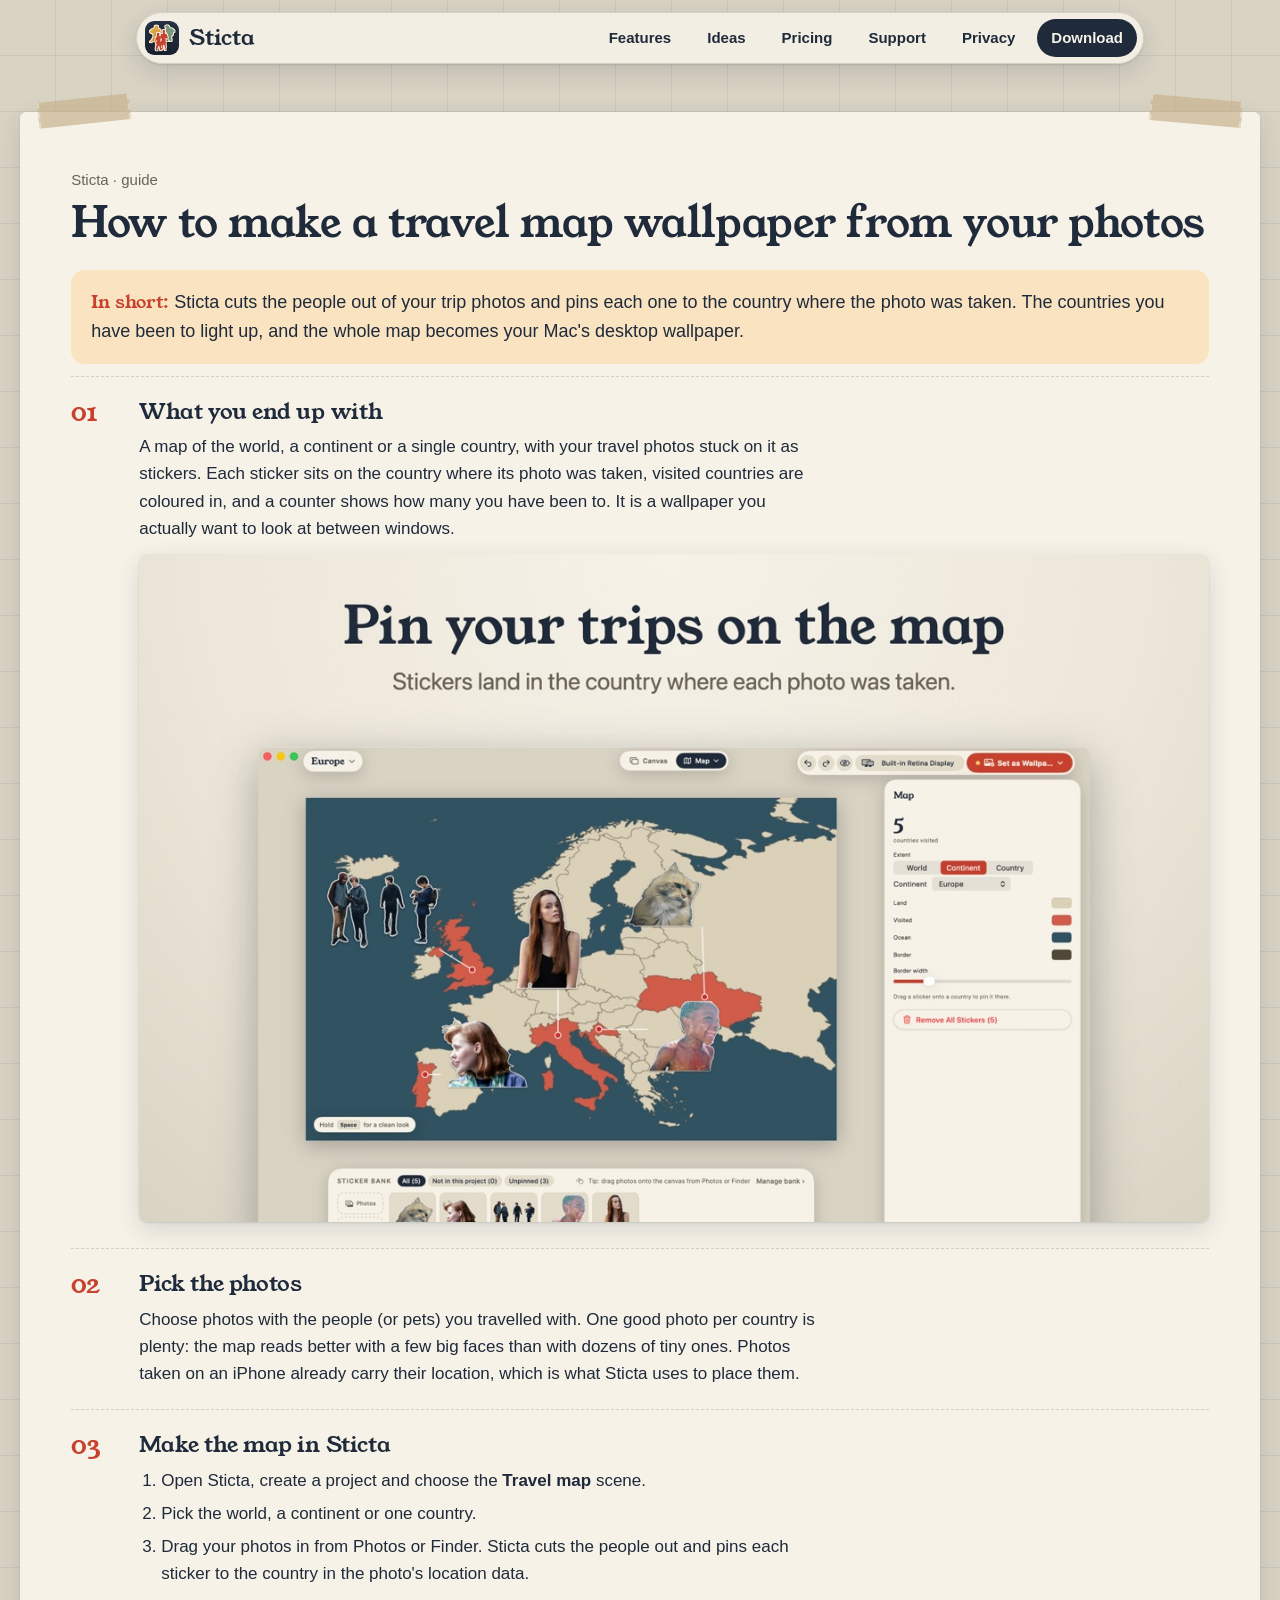
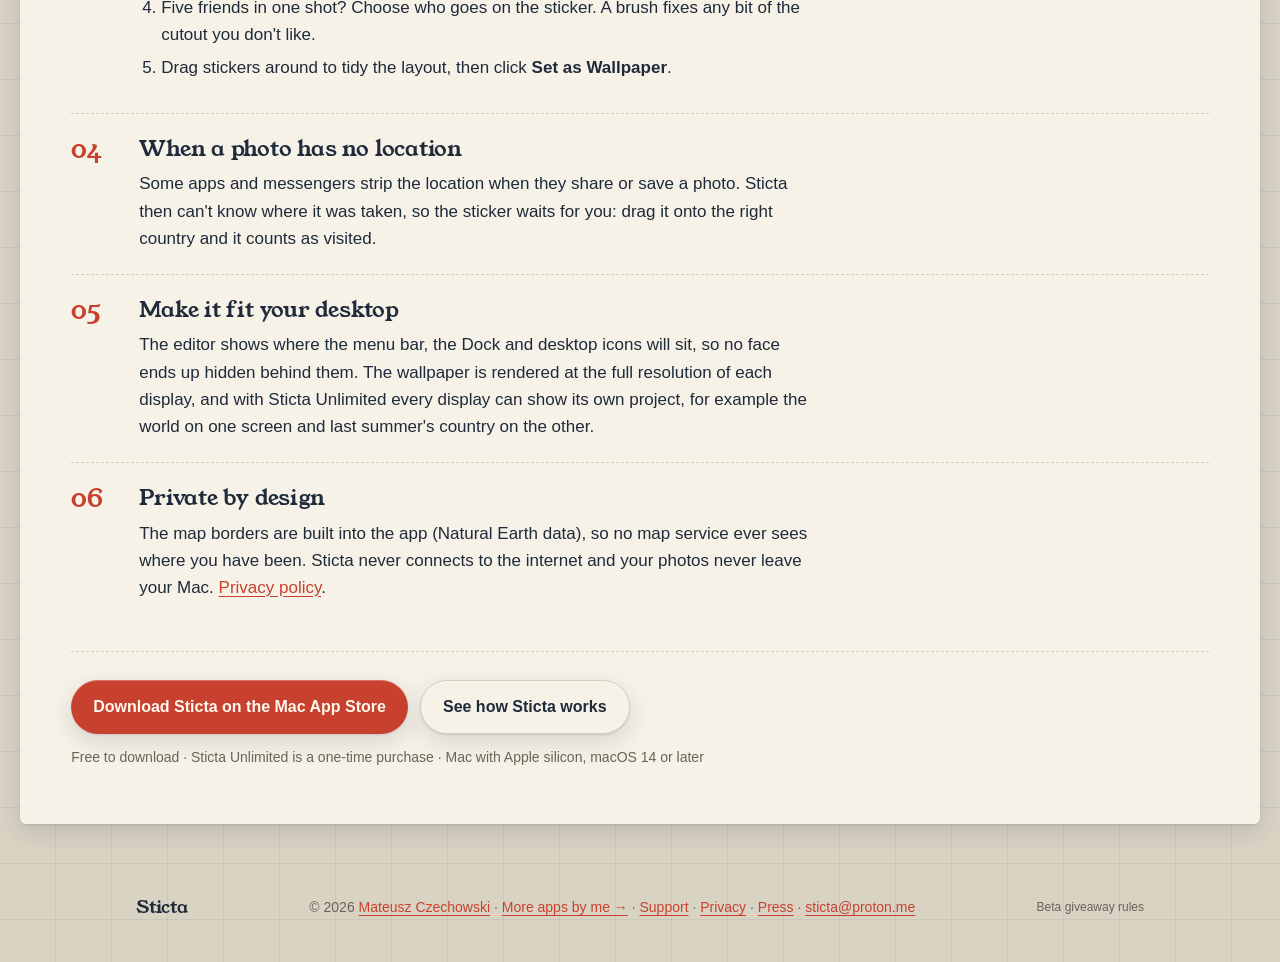
<file: travel-map-wallpaper.html>
<!doctype html>
<html lang="en">
<head>
  <meta charset="utf-8">
  <meta name="viewport" content="width=device-width, initial-scale=1">
  <title>Travel Map Wallpaper from Your Photos on Mac · Sticta</title>
  <meta name="description" content="Make a travel map wallpaper for your Mac: photos of the people you travelled with, pinned to the countries where you took them, with visited countries lit up.">
  <link rel="canonical" href="https://sticta.app/travel-map-wallpaper">
  <meta property="og:type" content="website">
  <meta property="og:site_name" content="Sticta">
  <meta property="og:url" content="https://sticta.app/travel-map-wallpaper">
  <meta property="og:title" content="Travel Map Wallpaper from Your Photos on Mac · Sticta">
  <meta property="og:description" content="Your trip photos pinned to the countries where you took them, as your Mac wallpaper.">
  <meta property="og:image" content="https://sticta.app/assets/og.jpg">
  <meta property="og:image:width" content="1200">
  <meta property="og:image:height" content="630">
  <meta property="og:image:alt" content="Sticta: photo stickers pinned to a map of Europe on a Mac screen, with the line Your photos, stuck to your desktop.">
  <meta name="twitter:card" content="summary_large_image">
  <meta name="twitter:creator" content="@maticzechowskii">
  <meta name="theme-color" content="#D9D3C4" media="(prefers-color-scheme: light)">
  <meta name="theme-color" content="#17191D" media="(prefers-color-scheme: dark)">
  <link rel="icon" type="image/png" href="assets/favicon.png">
  <link rel="apple-touch-icon" href="assets/icon.png">
  <link rel="preload" href="assets/YoungSerif-Regular.ttf" as="font" type="font/ttf" crossorigin>
  <link rel="stylesheet" href="style.css?v=7a184f58">
  <script type="application/ld+json">
  {"@context": "https://schema.org", "@type": "Article", "headline": "How to make a travel map wallpaper from your photos", "description": "Make a travel map wallpaper for your Mac: photos of the people you travelled with, pinned to the countries where you took them, with visited countries lit up.", "image": "https://sticta.app/assets/og.jpg", "datePublished": "2026-10-09", "author": {"@type": "Person", "name": "Mateusz Czechowski", "url": "https://mateuszczechowski.github.io/"}, "mainEntityOfPage": "https://sticta.app/travel-map-wallpaper"}
  </script>
<!-- Page Pulse (privacy-friendly: no cookies, no localStorage/sessionStorage, no persistent visitor ID) -->
<script>
(function(){
  if(window.self!==window.top)return;
  var pid="4a3903d2-e4a1-46b0-a912-f2eba5350eb7";
  var tk="bcec4612-bca1-4c6a-8962-24d3207e521b";
  var ep="https://esnubozrjxrbegatzusu.supabase.co/functions/v1/track";
  var sid=Math.random().toString(36).slice(2);
  function send(t,n){
    fetch(ep,{method:"POST",headers:{"Content-Type":"application/json"},
      body:JSON.stringify({page_id:pid,token:tk,url:location.href,referrer:document.referrer,
        user_agent:navigator.userAgent,screen_width:screen.width,
        session_id:sid,visitor_id:sid,event_type:t,element_name:n||null}),keepalive:true});
  }
  send("pageview");
  document.addEventListener("click",function(e){
    var el=e.target.closest("a,button,[role='button'],input[type='submit']");
    if(!el)return;
    var name=el.getAttribute("data-pp")||el.innerText||el.getAttribute("aria-label")||el.tagName;
    if(name)send("click",name.trim().substring(0,100));
  });
  setInterval(function(){if(!document.hidden)send("ping");},15000);
  var _v={cls:0,inp:0};
  try{
    if(window.PerformanceObserver){
      try{new PerformanceObserver(function(l){var e=l.getEntries();if(e.length)_v.lcp=Math.round(e[e.length-1].startTime);}).observe({type:"largest-contentful-paint",buffered:true});}catch(e){}
      try{new PerformanceObserver(function(l){l.getEntries().forEach(function(e){if(!e.hadRecentInput)_v.cls+=e.value;});}).observe({type:"layout-shift",buffered:true});}catch(e){}
      try{new PerformanceObserver(function(l){l.getEntries().forEach(function(e){if(e.duration>_v.inp)_v.inp=Math.round(e.duration);});}).observe({type:"event",buffered:true,durationThreshold:40});}catch(e){}
    }
  }catch(e){}
  function flushVitals(){
    if(_v._sent)return;_v._sent=1;
    try{var nt=performance.getEntriesByType&&performance.getEntriesByType("navigation")[0];if(nt&&nt.loadEventEnd)_v.load=Math.round(nt.loadEventEnd);}catch(e){}
    var payload={page_id:pid,token:tk,url:location.href,session_id:sid,event_type:"vitals",vitals:{lcp:_v.lcp||null,cls:_v.cls?Math.round(_v.cls*1000)/1000:null,inp:_v.inp||null,load_time:_v.load||null,device_type:(screen.width&&screen.width<768)?"mobile":"desktop"}};
    try{navigator.sendBeacon(ep,new Blob([JSON.stringify(payload)],{type:"application/json"}));}catch(e){}
  }
  addEventListener("visibilitychange",function(){if(document.visibilityState==="hidden")flushVitals();});
  addEventListener("pagehide",flushVitals);
})();
</script>
</head>
<body>

<header class="topbar">
  <nav class="topbar-inner" aria-label="Main">
    <a class="brand" href="./"><img src="assets/icon.png" alt=""><span>Sticta</span></a>
    <a class="pill hide-sm" href="./#features">Features</a>
    <a class="pill hide-sm" href="ideas">Ideas</a>
    <a class="pill hide-sm" href="./#pricing">Pricing</a>
    <a class="pill hide-sm" href="support">Support</a>
    <a class="pill" href="privacy">Privacy</a>
    <a class="pill cta" href="https://apps.apple.com/app/id6815226547">Download</a>
    <details class="navmenu">
      <summary aria-label="Menu"><span></span></summary>
      <div class="navmenu-panel" onclick="if (event.target.closest('a')) this.parentNode.open = false"><a href="./#features">Features</a><a href="ideas">Ideas</a><a href="./#pricing">Pricing</a><a href="support">Support</a><a href="privacy">Privacy</a></div>
    </details>
  </nav>
</header>

<main>
  <div class="wrap wide">
    <article class="sheet guide wide" style="margin-top:48px">
      <span class="tape l"></span><span class="tape r"></span>
      <p class="meta">Sticta · guide</p>
      <h1>How to make a travel map wallpaper from your photos</h1>
      <p class="tldr"><strong>In short:</strong> Sticta cuts the people out of your trip photos and pins each one to the country where the photo was taken. The countries you have been to light up, and the whole map becomes your Mac's desktop wallpaper.</p>

      <div class="clause"><span class="n">01</span><div>
        <h3>What you end up with</h3>
        <p>A map of the world, a continent or a single country, with your travel photos stuck on it as stickers. Each sticker sits on the country where its photo was taken, visited countries are coloured in, and a counter shows how many you have been to. It is a wallpaper you actually want to look at between windows.</p>
        <img class="guide-shot" src="assets/press/sticta-02-map-thumb.jpg" alt="Travel map wallpaper with photo stickers pinned to visited countries in Europe" loading="lazy" width="1200" height="750">
      </div></div>

      <div class="clause"><span class="n">02</span><div>
        <h3>Pick the photos</h3>
        <p>Choose photos with the people (or pets) you travelled with. One good photo per country is plenty: the map reads better with a few big faces than with dozens of tiny ones. Photos taken on an iPhone already carry their location, which is what Sticta uses to place them.</p>
      </div></div>

      <div class="clause"><span class="n">03</span><div>
        <h3>Make the map in Sticta</h3>
        <ol>
          <li>Open Sticta, create a project and choose the <strong>Travel map</strong> scene.</li>
          <li>Pick the world, a continent or one country.</li>
          <li>Drag your photos in from Photos or Finder. Sticta cuts the people out and pins each sticker to the country in the photo's location data.</li>
          <li>Five friends in one shot? Choose who goes on the sticker. A brush fixes any bit of the cutout you don't like.</li>
          <li>Drag stickers around to tidy the layout, then click <strong>Set as Wallpaper</strong>.</li>
        </ol>
      </div></div>

      <div class="clause"><span class="n">04</span><div>
        <h3>When a photo has no location</h3>
        <p>Some apps and messengers strip the location when they share or save a photo. Sticta then can't know where it was taken, so the sticker waits for you: drag it onto the right country and it counts as visited.</p>
      </div></div>

      <div class="clause"><span class="n">05</span><div>
        <h3>Make it fit your desktop</h3>
        <p>The editor shows where the menu bar, the Dock and desktop icons will sit, so no face ends up hidden behind them. The wallpaper is rendered at the full resolution of each display, and with Sticta Unlimited every display can show its own project, for example the world on one screen and last summer's country on the other.</p>
      </div></div>

      <div class="clause"><span class="n">06</span><div>
        <h3>Private by design</h3>
        <p>The map borders are built into the app (Natural Earth data), so no map service ever sees where you have been. Sticta never connects to the internet and your photos never leave your Mac. <a href="privacy">Privacy policy</a>.</p>
      </div></div>

      <div class="actions">
        <a class="btn" href="https://apps.apple.com/app/id6815226547">Download Sticta on the Mac App Store</a>
        <a class="btn ghost" href="./">See how Sticta works</a>
      </div>
      <p class="press-note">Free to download · Sticta Unlimited is a one-time purchase · Mac with Apple silicon, macOS 14 or later</p>
    </article>
  </div>
</main>

<footer>
  <div class="wrap foot">
    <span class="display">Sticta</span>
    <span>© 2026 <a href="https://mateuszczechowski.github.io/">Mateusz Czechowski</a> · <a href="https://mateuszczechowski.github.io/">More apps by me →</a> · <a href="support">Support</a> · <a href="privacy">Privacy</a> · <a href="press">Press</a> · <a href="mailto:sticta@proton.me">sticta@proton.me</a></span>
    <a class="fine" href="giveaway">Beta giveaway rules</a>
  </div>
</footer>

</body>
</html>
</file>
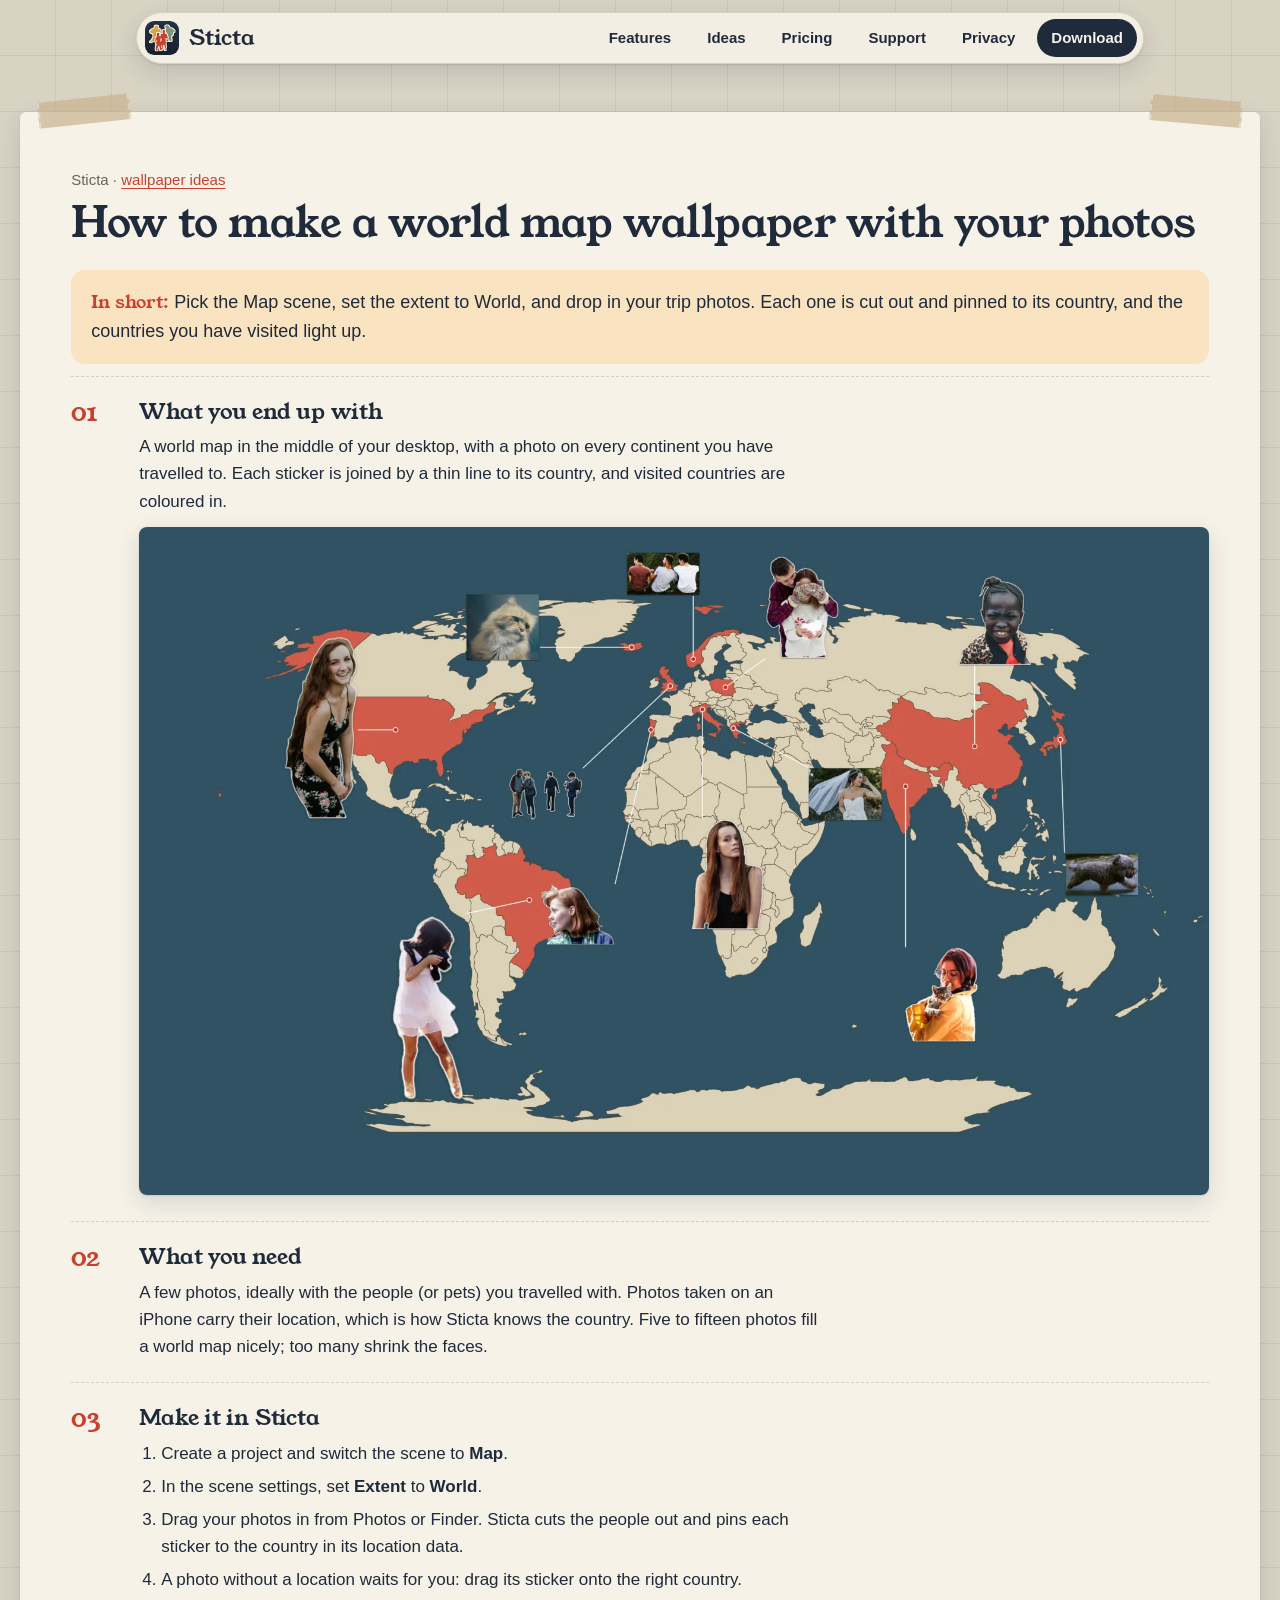
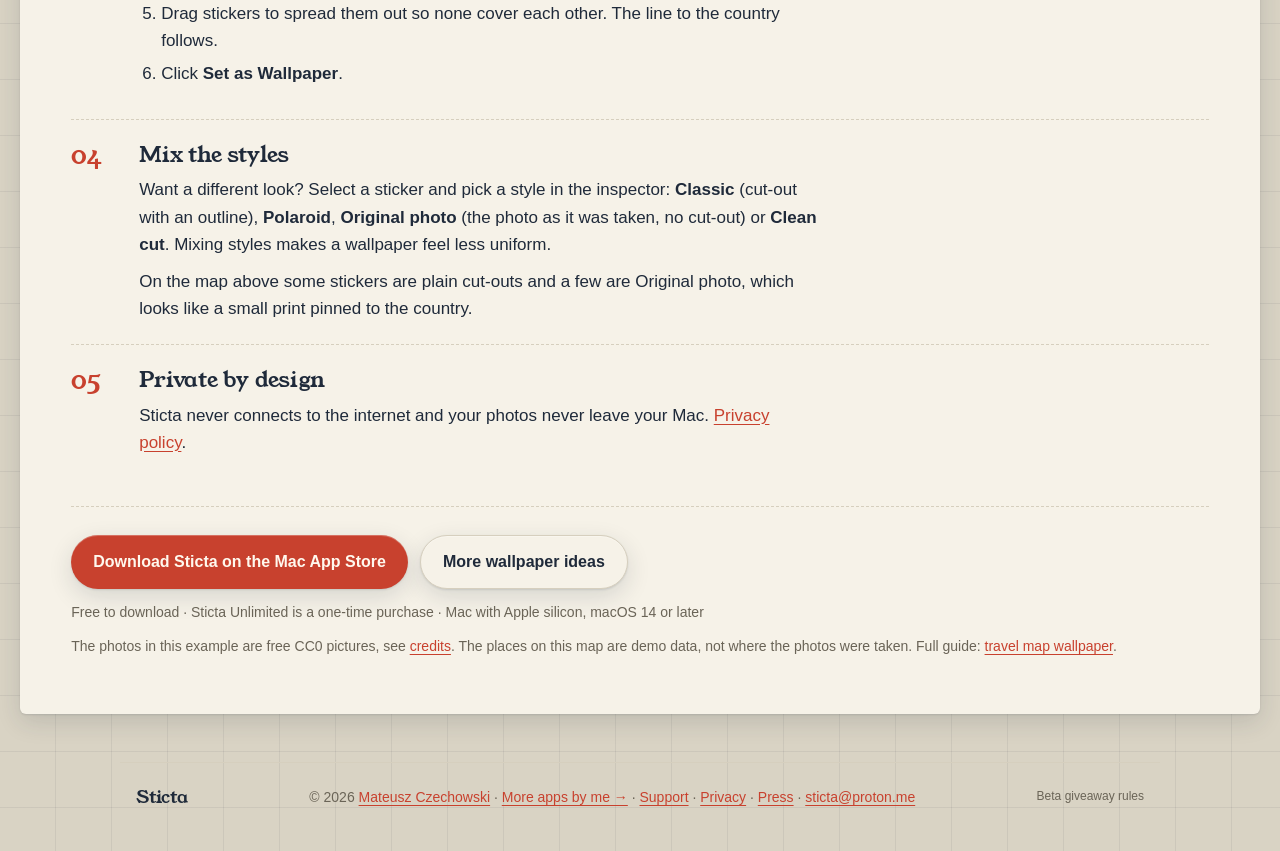
<file: world-map-wallpaper.html>
<!doctype html>
<html lang="en">
<head>
  <meta charset="utf-8">
  <meta name="viewport" content="width=device-width, initial-scale=1">
  <title>World Map Wallpaper with Your Photos on Mac · Sticta</title>
  <meta name="description" content="Make a world map wallpaper for your Mac: photos pinned to the countries you have visited, which light up on the map.">
  <link rel="canonical" href="https://sticta.app/world-map-wallpaper">
  <meta property="og:type" content="website">
  <meta property="og:site_name" content="Sticta">
  <meta property="og:url" content="https://sticta.app/world-map-wallpaper">
  <meta property="og:title" content="World Map Wallpaper with Your Photos on Mac · Sticta">
  <meta property="og:description" content="Make a world map wallpaper for your Mac: photos pinned to the countries you have visited, which light up on the map.">
  <meta property="og:image" content="https://sticta.app/assets/ideas/world-map.webp">
  <meta property="og:image:width" content="1800">
  <meta property="og:image:height" content="1125">
  <meta property="og:image:alt" content="How to make a world map wallpaper with your photos">
  <meta name="twitter:card" content="summary_large_image">
  <meta name="twitter:creator" content="@maticzechowskii">
  <meta name="theme-color" content="#D9D3C4" media="(prefers-color-scheme: light)">
  <meta name="theme-color" content="#17191D" media="(prefers-color-scheme: dark)">
  <link rel="icon" type="image/png" href="assets/favicon.png">
  <link rel="apple-touch-icon" href="assets/icon.png">
  <link rel="preload" href="assets/YoungSerif-Regular.ttf" as="font" type="font/ttf" crossorigin>
  <link rel="stylesheet" href="style.css?v=7a184f58">
  <script type="application/ld+json">
  {"@context": "https://schema.org", "@type": "Article", "headline": "How to make a world map wallpaper with your photos", "description": "Make a world map wallpaper for your Mac: photos pinned to the countries you have visited, which light up on the map.", "image": "https://sticta.app/assets/ideas/world-map.webp", "datePublished": "2026-10-13", "author": {"@type": "Person", "name": "Mateusz Czechowski", "url": "https://mateuszczechowski.github.io/"}, "mainEntityOfPage": "https://sticta.app/world-map-wallpaper"}
  </script>
<!-- Page Pulse (privacy-friendly: no cookies, no localStorage/sessionStorage, no persistent visitor ID) -->
<script>
(function(){
  if(window.self!==window.top)return;
  var pid="4a3903d2-e4a1-46b0-a912-f2eba5350eb7";
  var tk="bcec4612-bca1-4c6a-8962-24d3207e521b";
  var ep="https://esnubozrjxrbegatzusu.supabase.co/functions/v1/track";
  var sid=Math.random().toString(36).slice(2);
  function send(t,n){
    fetch(ep,{method:"POST",headers:{"Content-Type":"application/json"},
      body:JSON.stringify({page_id:pid,token:tk,url:location.href,referrer:document.referrer,
        user_agent:navigator.userAgent,screen_width:screen.width,
        session_id:sid,visitor_id:sid,event_type:t,element_name:n||null}),keepalive:true});
  }
  send("pageview");
  document.addEventListener("click",function(e){
    var el=e.target.closest("a,button,[role='button'],input[type='submit']");
    if(!el)return;
    var name=el.getAttribute("data-pp")||el.innerText||el.getAttribute("aria-label")||el.tagName;
    if(name)send("click",name.trim().substring(0,100));
  });
  setInterval(function(){if(!document.hidden)send("ping");},15000);
  var _v={cls:0,inp:0};
  try{
    if(window.PerformanceObserver){
      try{new PerformanceObserver(function(l){var e=l.getEntries();if(e.length)_v.lcp=Math.round(e[e.length-1].startTime);}).observe({type:"largest-contentful-paint",buffered:true});}catch(e){}
      try{new PerformanceObserver(function(l){l.getEntries().forEach(function(e){if(!e.hadRecentInput)_v.cls+=e.value;});}).observe({type:"layout-shift",buffered:true});}catch(e){}
      try{new PerformanceObserver(function(l){l.getEntries().forEach(function(e){if(e.duration>_v.inp)_v.inp=Math.round(e.duration);});}).observe({type:"event",buffered:true,durationThreshold:40});}catch(e){}
    }
  }catch(e){}
  function flushVitals(){
    if(_v._sent)return;_v._sent=1;
    try{var nt=performance.getEntriesByType&&performance.getEntriesByType("navigation")[0];if(nt&&nt.loadEventEnd)_v.load=Math.round(nt.loadEventEnd);}catch(e){}
    var payload={page_id:pid,token:tk,url:location.href,session_id:sid,event_type:"vitals",vitals:{lcp:_v.lcp||null,cls:_v.cls?Math.round(_v.cls*1000)/1000:null,inp:_v.inp||null,load_time:_v.load||null,device_type:(screen.width&&screen.width<768)?"mobile":"desktop"}};
    try{navigator.sendBeacon(ep,new Blob([JSON.stringify(payload)],{type:"application/json"}));}catch(e){}
  }
  addEventListener("visibilitychange",function(){if(document.visibilityState==="hidden")flushVitals();});
  addEventListener("pagehide",flushVitals);
})();
</script>
</head>
<body>

<header class="topbar">
  <nav class="topbar-inner" aria-label="Main">
    <a class="brand" href="./"><img src="assets/icon.png" alt=""><span>Sticta</span></a>
    <a class="pill hide-sm" href="./#features">Features</a>
    <a class="pill hide-sm" href="ideas">Ideas</a>
    <a class="pill hide-sm" href="./#pricing">Pricing</a>
    <a class="pill hide-sm" href="support">Support</a>
    <a class="pill" href="privacy">Privacy</a>
    <a class="pill cta" href="https://apps.apple.com/app/id6815226547">Download</a>
    <details class="navmenu">
      <summary aria-label="Menu"><span></span></summary>
      <div class="navmenu-panel" onclick="if (event.target.closest('a')) this.parentNode.open = false"><a href="./#features">Features</a><a href="ideas">Ideas</a><a href="./#pricing">Pricing</a><a href="support">Support</a><a href="privacy">Privacy</a></div>
    </details>
  </nav>
</header>

<main>
  <div class="wrap wide">
    <article class="sheet guide wide" style="margin-top:48px">
      <span class="tape l"></span><span class="tape r"></span>
      <p class="meta">Sticta · <a href="ideas">wallpaper ideas</a></p>
      <h1>How to make a world map wallpaper with your photos</h1>
      <p class="tldr"><strong>In short:</strong> Pick the Map scene, set the extent to World, and drop in your trip photos. Each one is cut out and pinned to its country, and the countries you have visited light up.</p>

      <div class="clause"><span class="n">01</span><div>
        <h3>What you end up with</h3>
        <p>A world map in the middle of your desktop, with a photo on every continent you have travelled to. Each sticker is joined by a thin line to its country, and visited countries are coloured in.</p>
        <img class="guide-shot" src="assets/ideas/world-map.webp" alt="World map wallpaper with photo stickers pinned by lines to the countries they were taken in, visited countries coloured red" width="1800" height="1125">
      </div></div>

      <div class="clause"><span class="n">02</span><div>
        <h3>What you need</h3>
        <p>A few photos, ideally with the people (or pets) you travelled with. Photos taken on an iPhone carry their location, which is how Sticta knows the country. Five to fifteen photos fill a world map nicely; too many shrink the faces.</p>
      </div></div>

      <div class="clause"><span class="n">03</span><div>
        <h3>Make it in Sticta</h3>
        <ol>
          <li>Create a project and switch the scene to <strong>Map</strong>.</li>
          <li>In the scene settings, set <strong>Extent</strong> to <strong>World</strong>.</li>
          <li>Drag your photos in from Photos or Finder. Sticta cuts the people out and pins each sticker to the country in its location data.</li>
          <li>A photo without a location waits for you: drag its sticker onto the right country.</li>
          <li>Drag stickers to spread them out so none cover each other. The line to the country follows.</li>
          <li>Click <strong>Set as Wallpaper</strong>.</li>
        </ol>
      </div></div>

      <div class="clause"><span class="n">04</span><div>
        <h3>Mix the styles</h3>
        <p>Want a different look? Select a sticker and pick a style in the inspector: <strong>Classic</strong> (cut-out with an outline), <strong>Polaroid</strong>, <strong>Original photo</strong> (the photo as it was taken, no cut-out) or <strong>Clean cut</strong>. Mixing styles makes a wallpaper feel less uniform.</p><p>On the map above some stickers are plain cut-outs and a few are Original photo, which looks like a small print pinned to the country.</p>
      </div></div>

      <div class="clause"><span class="n">05</span><div>
        <h3>Private by design</h3>
        <p>Sticta never connects to the internet and your photos never leave your Mac. <a href="privacy">Privacy policy</a>.</p>
      </div></div>

      <div class="actions">
        <a class="btn" href="https://apps.apple.com/app/id6815226547">Download Sticta on the Mac App Store</a>
        <a class="btn ghost" href="ideas">More wallpaper ideas</a>
      </div>
      <p class="press-note">Free to download · Sticta Unlimited is a one-time purchase · Mac with Apple silicon, macOS 14 or later</p>
      <p class="press-note">The photos in this example are free CC0 pictures, see <a href="https://github.com/mateuszczechowski/sticta-support/blob/main/assets/home/CREDITS.md">credits</a>. The places on this map are demo data, not where the photos were taken. Full guide: <a href="travel-map-wallpaper">travel map wallpaper</a>.</p>
    </article>
  </div>
</main>

<footer>
  <div class="wrap foot">
    <span class="display">Sticta</span>
    <span>© 2026 <a href="https://mateuszczechowski.github.io/">Mateusz Czechowski</a> · <a href="https://mateuszczechowski.github.io/">More apps by me →</a> · <a href="support">Support</a> · <a href="privacy">Privacy</a> · <a href="press">Press</a> · <a href="mailto:sticta@proton.me">sticta@proton.me</a></span>
    <a class="fine" href="giveaway">Beta giveaway rules</a>
  </div>
</footer>

</body>
</html>
</file>
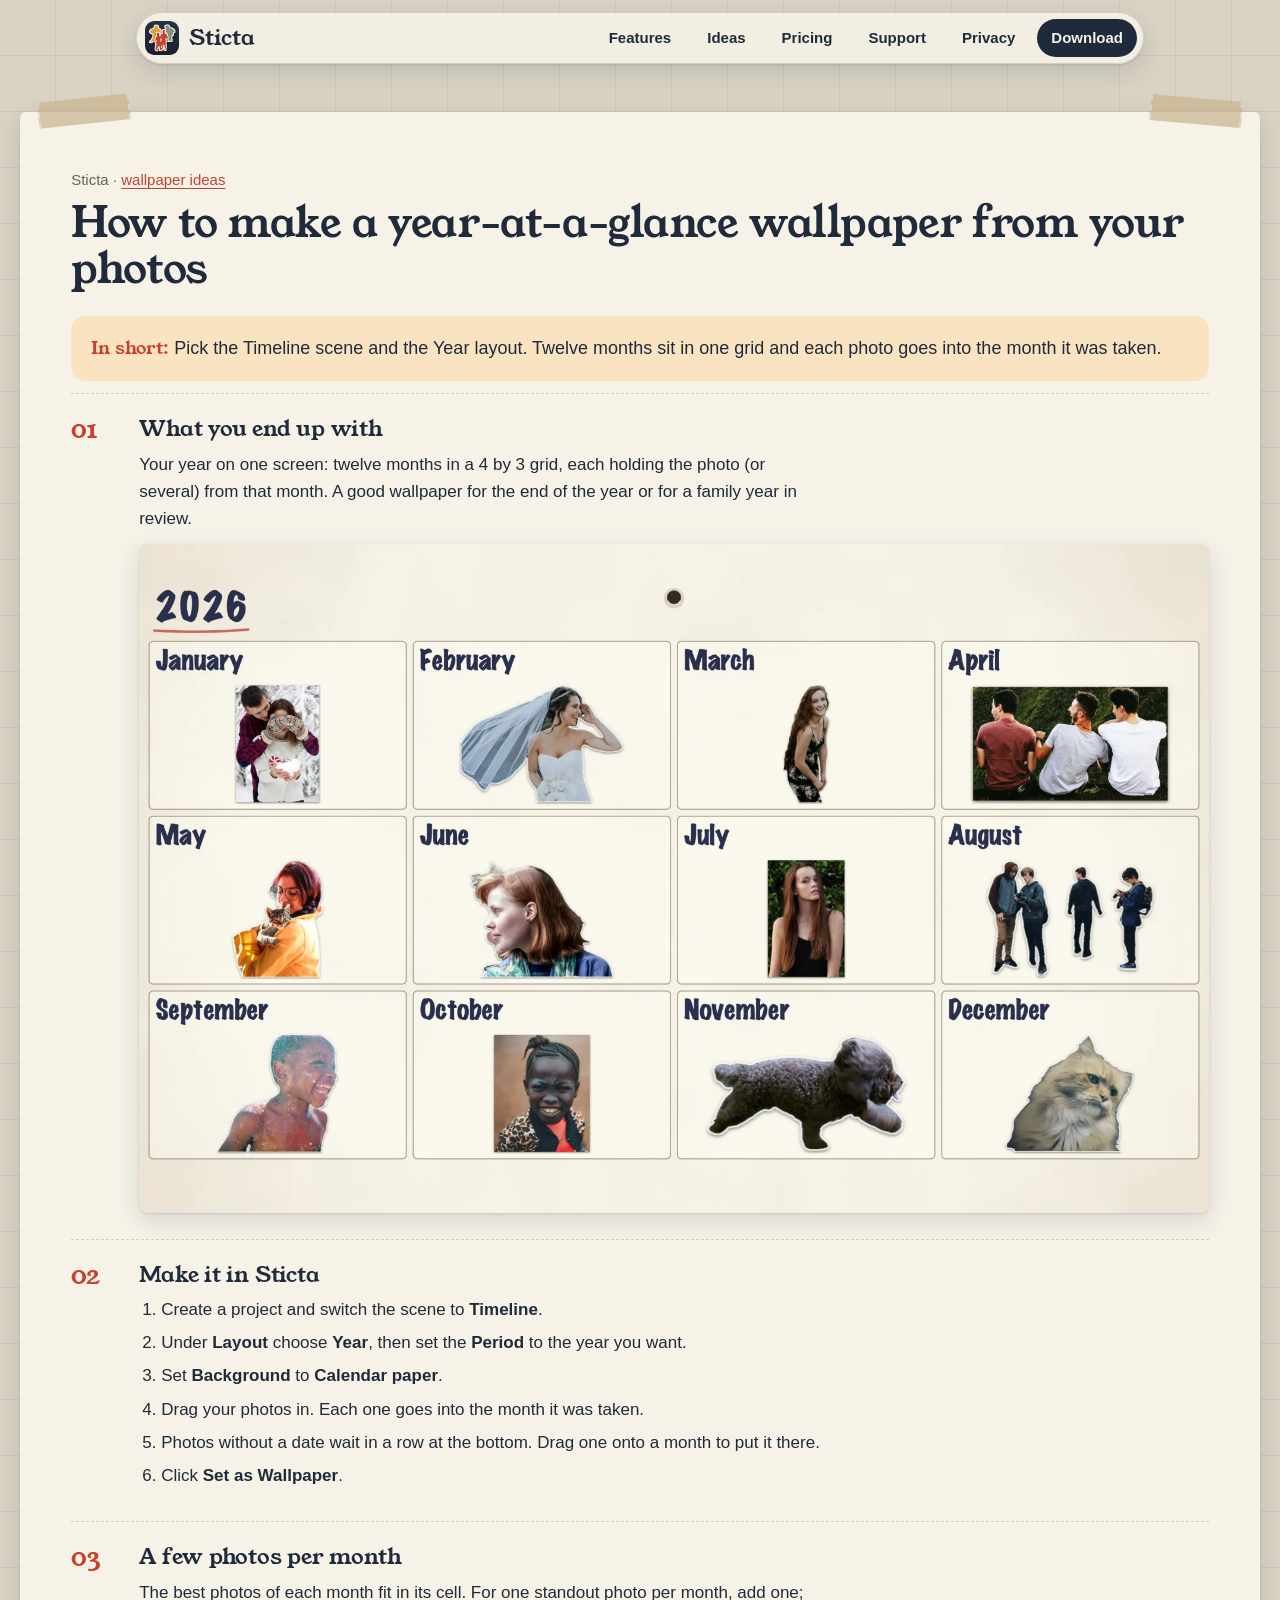
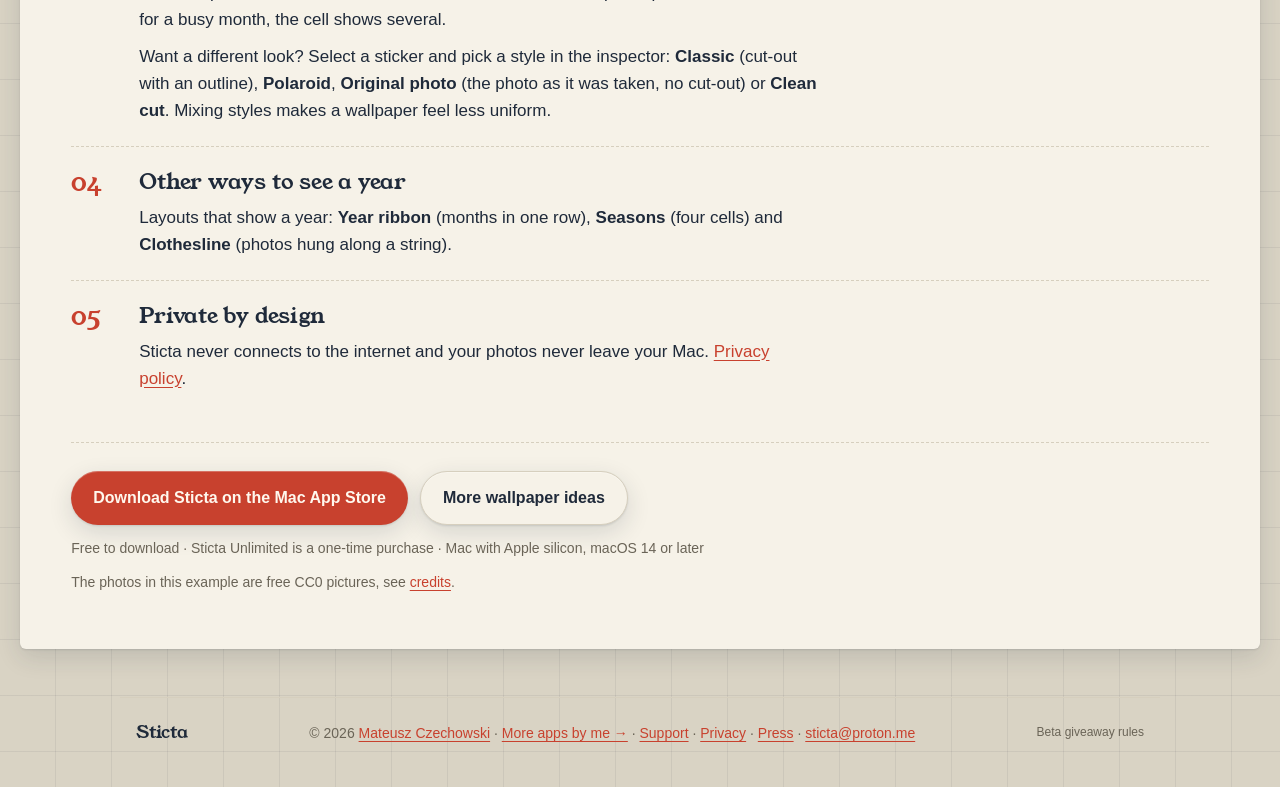
<file: year-calendar-wallpaper.html>
<!doctype html>
<html lang="en">
<head>
  <meta charset="utf-8">
  <meta name="viewport" content="width=device-width, initial-scale=1">
  <title>Year Calendar Wallpaper with Your Photos on Mac · Sticta</title>
  <meta name="description" content="Make a whole-year wallpaper for your Mac: twelve months in one grid, with your photos in the month they were taken.">
  <link rel="canonical" href="https://sticta.app/year-calendar-wallpaper">
  <meta property="og:type" content="website">
  <meta property="og:site_name" content="Sticta">
  <meta property="og:url" content="https://sticta.app/year-calendar-wallpaper">
  <meta property="og:title" content="Year Calendar Wallpaper with Your Photos on Mac · Sticta">
  <meta property="og:description" content="Make a whole-year wallpaper for your Mac: twelve months in one grid, with your photos in the month they were taken.">
  <meta property="og:image" content="https://sticta.app/assets/ideas/timeline-year.webp">
  <meta property="og:image:width" content="1800">
  <meta property="og:image:height" content="1125">
  <meta property="og:image:alt" content="How to make a year-at-a-glance wallpaper from your photos">
  <meta name="twitter:card" content="summary_large_image">
  <meta name="twitter:creator" content="@maticzechowskii">
  <meta name="theme-color" content="#D9D3C4" media="(prefers-color-scheme: light)">
  <meta name="theme-color" content="#17191D" media="(prefers-color-scheme: dark)">
  <link rel="icon" type="image/png" href="assets/favicon.png">
  <link rel="apple-touch-icon" href="assets/icon.png">
  <link rel="preload" href="assets/YoungSerif-Regular.ttf" as="font" type="font/ttf" crossorigin>
  <link rel="stylesheet" href="style.css?v=7a184f58">
  <script type="application/ld+json">
  {"@context": "https://schema.org", "@type": "Article", "headline": "How to make a year-at-a-glance wallpaper from your photos", "description": "Make a whole-year wallpaper for your Mac: twelve months in one grid, with your photos in the month they were taken.", "image": "https://sticta.app/assets/ideas/timeline-year.webp", "datePublished": "2026-10-13", "author": {"@type": "Person", "name": "Mateusz Czechowski", "url": "https://mateuszczechowski.github.io/"}, "mainEntityOfPage": "https://sticta.app/year-calendar-wallpaper"}
  </script>
<!-- Page Pulse (privacy-friendly: no cookies, no localStorage/sessionStorage, no persistent visitor ID) -->
<script>
(function(){
  if(window.self!==window.top)return;
  var pid="4a3903d2-e4a1-46b0-a912-f2eba5350eb7";
  var tk="bcec4612-bca1-4c6a-8962-24d3207e521b";
  var ep="https://esnubozrjxrbegatzusu.supabase.co/functions/v1/track";
  var sid=Math.random().toString(36).slice(2);
  function send(t,n){
    fetch(ep,{method:"POST",headers:{"Content-Type":"application/json"},
      body:JSON.stringify({page_id:pid,token:tk,url:location.href,referrer:document.referrer,
        user_agent:navigator.userAgent,screen_width:screen.width,
        session_id:sid,visitor_id:sid,event_type:t,element_name:n||null}),keepalive:true});
  }
  send("pageview");
  document.addEventListener("click",function(e){
    var el=e.target.closest("a,button,[role='button'],input[type='submit']");
    if(!el)return;
    var name=el.getAttribute("data-pp")||el.innerText||el.getAttribute("aria-label")||el.tagName;
    if(name)send("click",name.trim().substring(0,100));
  });
  setInterval(function(){if(!document.hidden)send("ping");},15000);
  var _v={cls:0,inp:0};
  try{
    if(window.PerformanceObserver){
      try{new PerformanceObserver(function(l){var e=l.getEntries();if(e.length)_v.lcp=Math.round(e[e.length-1].startTime);}).observe({type:"largest-contentful-paint",buffered:true});}catch(e){}
      try{new PerformanceObserver(function(l){l.getEntries().forEach(function(e){if(!e.hadRecentInput)_v.cls+=e.value;});}).observe({type:"layout-shift",buffered:true});}catch(e){}
      try{new PerformanceObserver(function(l){l.getEntries().forEach(function(e){if(e.duration>_v.inp)_v.inp=Math.round(e.duration);});}).observe({type:"event",buffered:true,durationThreshold:40});}catch(e){}
    }
  }catch(e){}
  function flushVitals(){
    if(_v._sent)return;_v._sent=1;
    try{var nt=performance.getEntriesByType&&performance.getEntriesByType("navigation")[0];if(nt&&nt.loadEventEnd)_v.load=Math.round(nt.loadEventEnd);}catch(e){}
    var payload={page_id:pid,token:tk,url:location.href,session_id:sid,event_type:"vitals",vitals:{lcp:_v.lcp||null,cls:_v.cls?Math.round(_v.cls*1000)/1000:null,inp:_v.inp||null,load_time:_v.load||null,device_type:(screen.width&&screen.width<768)?"mobile":"desktop"}};
    try{navigator.sendBeacon(ep,new Blob([JSON.stringify(payload)],{type:"application/json"}));}catch(e){}
  }
  addEventListener("visibilitychange",function(){if(document.visibilityState==="hidden")flushVitals();});
  addEventListener("pagehide",flushVitals);
})();
</script>
</head>
<body>

<header class="topbar">
  <nav class="topbar-inner" aria-label="Main">
    <a class="brand" href="./"><img src="assets/icon.png" alt=""><span>Sticta</span></a>
    <a class="pill hide-sm" href="./#features">Features</a>
    <a class="pill hide-sm" href="ideas">Ideas</a>
    <a class="pill hide-sm" href="./#pricing">Pricing</a>
    <a class="pill hide-sm" href="support">Support</a>
    <a class="pill" href="privacy">Privacy</a>
    <a class="pill cta" href="https://apps.apple.com/app/id6815226547">Download</a>
    <details class="navmenu">
      <summary aria-label="Menu"><span></span></summary>
      <div class="navmenu-panel" onclick="if (event.target.closest('a')) this.parentNode.open = false"><a href="./#features">Features</a><a href="ideas">Ideas</a><a href="./#pricing">Pricing</a><a href="support">Support</a><a href="privacy">Privacy</a></div>
    </details>
  </nav>
</header>

<main>
  <div class="wrap wide">
    <article class="sheet guide wide" style="margin-top:48px">
      <span class="tape l"></span><span class="tape r"></span>
      <p class="meta">Sticta · <a href="ideas">wallpaper ideas</a></p>
      <h1>How to make a year-at-a-glance wallpaper from your photos</h1>
      <p class="tldr"><strong>In short:</strong> Pick the Timeline scene and the Year layout. Twelve months sit in one grid and each photo goes into the month it was taken.</p>

      <div class="clause"><span class="n">01</span><div>
        <h3>What you end up with</h3>
        <p>Your year on one screen: twelve months in a 4 by 3 grid, each holding the photo (or several) from that month. A good wallpaper for the end of the year or for a family year in review.</p>
        <img class="guide-shot" src="assets/ideas/timeline-year.webp" alt="Year grid wallpaper with twelve months, each holding a photo sticker from that month" width="1800" height="1125">
      </div></div>

      <div class="clause"><span class="n">02</span><div>
        <h3>Make it in Sticta</h3>
        <ol>
          <li>Create a project and switch the scene to <strong>Timeline</strong>.</li>
          <li>Under <strong>Layout</strong> choose <strong>Year</strong>, then set the <strong>Period</strong> to the year you want.</li>
          <li>Set <strong>Background</strong> to <strong>Calendar paper</strong>.</li>
          <li>Drag your photos in. Each one goes into the month it was taken.</li>
          <li>Photos without a date wait in a row at the bottom. Drag one onto a month to put it there.</li>
          <li>Click <strong>Set as Wallpaper</strong>.</li>
        </ol>
      </div></div>

      <div class="clause"><span class="n">03</span><div>
        <h3>A few photos per month</h3>
        <p>The best photos of each month fit in its cell. For one standout photo per month, add one; for a busy month, the cell shows several.</p><p>Want a different look? Select a sticker and pick a style in the inspector: <strong>Classic</strong> (cut-out with an outline), <strong>Polaroid</strong>, <strong>Original photo</strong> (the photo as it was taken, no cut-out) or <strong>Clean cut</strong>. Mixing styles makes a wallpaper feel less uniform.</p>
      </div></div>

      <div class="clause"><span class="n">04</span><div>
        <h3>Other ways to see a year</h3>
        <p>Layouts that show a year: <strong>Year ribbon</strong> (months in one row), <strong>Seasons</strong> (four cells) and <strong>Clothesline</strong> (photos hung along a string).</p>
      </div></div>

      <div class="clause"><span class="n">05</span><div>
        <h3>Private by design</h3>
        <p>Sticta never connects to the internet and your photos never leave your Mac. <a href="privacy">Privacy policy</a>.</p>
      </div></div>

      <div class="actions">
        <a class="btn" href="https://apps.apple.com/app/id6815226547">Download Sticta on the Mac App Store</a>
        <a class="btn ghost" href="ideas">More wallpaper ideas</a>
      </div>
      <p class="press-note">Free to download · Sticta Unlimited is a one-time purchase · Mac with Apple silicon, macOS 14 or later</p>
      <p class="press-note">The photos in this example are free CC0 pictures, see <a href="https://github.com/mateuszczechowski/sticta-support/blob/main/assets/home/CREDITS.md">credits</a>.</p>
    </article>
  </div>
</main>

<footer>
  <div class="wrap foot">
    <span class="display">Sticta</span>
    <span>© 2026 <a href="https://mateuszczechowski.github.io/">Mateusz Czechowski</a> · <a href="https://mateuszczechowski.github.io/">More apps by me →</a> · <a href="support">Support</a> · <a href="privacy">Privacy</a> · <a href="press">Press</a> · <a href="mailto:sticta@proton.me">sticta@proton.me</a></span>
    <a class="fine" href="giveaway">Beta giveaway rules</a>
  </div>
</footer>

</body>
</html>
</file>
<file: style.css>
@font-face {
  font-family: "Young Serif";
  src: url("assets/YoungSerif-Regular.ttf") format("truetype");
  font-display: swap;
}

/* Atlas — the same palette the Sticta app uses (AtlasTheme.swift):
   map paper, navy ink, pushpin-red accent. */
:root {
  --desk: #D9D3C4;
  --ink: #1F2A3A;
  --mute: #6A6457;
  --line: #D6CFBE;
  --surface: #F6F2E8;
  --panel: #EDE7D9;
  --chip: #E3DCCB;
  --accent: #C8412E;
  --accent-ink: #FFF8EE;
  --selection: #F9E3C0;
  --tray: #C9B48F;
  --tray-ink: #3B2E1A;
  --outline: #FFF8EE;        /* the sticker's white outline */
  --navy: #1F2A3A;           /* app-icon background */
  --graticule: rgba(31, 42, 58, 0.07);
  --shadow: 0 1px 2px rgba(31, 42, 58, .12), 0 8px 24px rgba(31, 42, 58, .14);
  --shadow-lift: 0 2px 4px rgba(31, 42, 58, .14), 0 18px 40px rgba(31, 42, 58, .22);

  --display: "Young Serif", Georgia, serif;
  --body: ui-rounded, "SF Pro Rounded", -apple-system, BlinkMacSystemFont, sans-serif;
}
@media (prefers-color-scheme: dark) {
  :root {
    --desk: #17191D;
    --ink: #EFE7D6;
    --mute: #A79D8A;
    --line: #383A40;
    --surface: #2A2C31;
    --panel: #212327;
    --chip: #34363C;
    --accent: #E8604A;
    --accent-ink: #1B1110;
    --selection: #4A3A26;
    --tray: #3A3226;
    --tray-ink: #EFE0C2;
    --outline: #EFE7D6;
    --navy: #10141B;
    --graticule: rgba(239, 231, 214, 0.05);
    --shadow: 0 1px 2px rgba(0, 0, 0, .4), 0 8px 24px rgba(0, 0, 0, .35);
    --shadow-lift: 0 2px 4px rgba(0, 0, 0, .45), 0 18px 40px rgba(0, 0, 0, .5);
  }
}

* { box-sizing: border-box; }
html { -webkit-text-size-adjust: 100%; }
body {
  margin: 0;
  color: var(--ink);
  font: 17px/1.6 var(--body);
  background-color: var(--desk);
  /* a faint map graticule under everything */
  background-image:
    linear-gradient(var(--graticule) 1px, transparent 1px),
    linear-gradient(90deg, var(--graticule) 1px, transparent 1px);
  background-size: 56px 56px;
  background-position: -1px -1px;
  overflow-x: hidden;
}
a { color: var(--accent); text-underline-offset: 3px; }
h1, h2, h3, .display { font-family: var(--display); font-weight: 400; letter-spacing: -0.01em; }

.wrap { max-width: 1040px; margin: 0 auto; padding: 0 16px; }

/* ---------- top bar: floating capsule, like the app's chrome ---------- */
.topbar {
  position: sticky; top: 12px; z-index: 10;
  margin: 12px auto 0; max-width: 1040px; padding: 0 16px;
}
.topbar-inner {
  display: flex; align-items: center; gap: 8px;
  background: color-mix(in srgb, var(--surface) 88%, transparent);
  backdrop-filter: blur(14px) saturate(1.3);
  -webkit-backdrop-filter: blur(14px) saturate(1.3);
  border: 1px solid var(--line);
  border-radius: 999px;
  padding: 6px 6px 6px 8px;
  box-shadow: var(--shadow);
}
.brand { display: flex; align-items: center; gap: 10px; margin-right: auto; text-decoration: none; color: var(--ink); }
.brand img { width: 34px; height: 34px; border-radius: 9px; }
.brand span { font-family: var(--display); font-size: 22px; line-height: 1; }
.pill {
  display: inline-block; padding: 7px 14px; border-radius: 999px;
  font-size: 15px; font-weight: 600; color: var(--ink); text-decoration: none;
  transition: background .15s;
}
.pill:hover { background: var(--chip); }
.pill[aria-current="page"] { background: var(--accent); color: var(--accent-ink); }
.pill.cta { background: var(--ink); color: var(--surface); white-space: nowrap; }
.pill.cta:hover { background: var(--accent); color: var(--accent-ink); }
.navmenu { display: none; position: relative; }
@media (max-width: 700px) {
  .topbar-inner > .pill:not(.cta) { display: none; }
  .navmenu { display: block; }
}
.navmenu summary {
  list-style: none; cursor: pointer; width: 38px; height: 38px; border-radius: 50%;
  display: grid; place-items: center; background: var(--chip);
}
.navmenu summary::-webkit-details-marker { display: none; }
.navmenu summary span, .navmenu summary span::before, .navmenu summary span::after {
  display: block; width: 16px; height: 2px; border-radius: 2px; background: var(--ink); position: relative; transition: transform .2s, background .2s;
}
.navmenu summary span::before, .navmenu summary span::after { content: ""; position: absolute; left: 0; }
.navmenu summary span::before { top: -5px; } .navmenu summary span::after { top: 5px; }
.navmenu[open] summary span { background: transparent; }
.navmenu[open] summary span::before { transform: translateY(5px) rotate(45deg); }
.navmenu[open] summary span::after { transform: translateY(-5px) rotate(-45deg); }
.navmenu summary:focus-visible { outline: 3px solid var(--accent); outline-offset: 2px; }
.navmenu-panel {
  position: absolute; right: -6px; top: calc(100% + 12px); min-width: 190px;
  display: grid; gap: 2px; padding: 8px; border-radius: 18px;
  background: var(--surface); border: 1px solid var(--line); box-shadow: var(--shadow-lift);
}
.navmenu-panel a { padding: 10px 14px; border-radius: 12px; font-weight: 600; color: var(--ink); text-decoration: none; }
.navmenu-panel a:hover { background: var(--chip); }
.navmenu-panel a[aria-current="page"] { background: var(--accent); color: var(--accent-ink); }

/* ---------- hero ---------- */
.hero { position: relative; padding: 72px 0 56px; }
.hero-grid { display: grid; grid-template-columns: 1.15fr .85fr; gap: 40px; align-items: center; }
.eyebrow {
  display: inline-flex; align-items: center; gap: 8px;
  font-size: 13px; font-weight: 700; letter-spacing: .08em; text-transform: uppercase; color: var(--mute);
}
.eyebrow::before { content: ""; width: 10px; height: 10px; border-radius: 50%; background: var(--accent); box-shadow: 0 0 0 3px color-mix(in srgb, var(--accent) 25%, transparent); }
.hero h1 { font-size: clamp(40px, 6.4vw, 72px); line-height: 1.02; margin: 16px 0 20px; }
.hero h1 em { font-style: normal; color: var(--accent); }
.lede { font-size: 19px; color: var(--mute); max-width: 34em; margin: 0 0 28px; }

.btn {
  display: inline-flex; align-items: center; gap: 10px;
  padding: 13px 22px; border-radius: 999px;
  background: var(--accent); color: var(--accent-ink);
  font-weight: 700; font-size: 16px; text-decoration: none;
  box-shadow: 0 1px 0 rgba(255,255,255,.25) inset, var(--shadow);
  transition: transform .15s, box-shadow .15s;
}
.btn:hover { transform: translateY(-2px); box-shadow: var(--shadow-lift); }
.btn.ghost { background: var(--surface); color: var(--ink); border: 1px solid var(--line); }
.actions { display: flex; flex-wrap: wrap; gap: 12px; }

/* ---------- stickers ---------- */
.sticker {
  position: relative;
  background: var(--surface);
  border: 6px solid var(--outline);
  border-radius: 20px;
  box-shadow: var(--shadow);
  transform: rotate(var(--r, 0deg));
  transition: transform .25s cubic-bezier(.3, 1.4, .5, 1), box-shadow .25s;
}
.sticker:hover { transform: rotate(0deg) translateY(-4px) scale(1.02); box-shadow: var(--shadow-lift); }

.pin {
  position: absolute; top: -12px; left: 50%; width: 22px; height: 22px; margin-left: -11px;
  border-radius: 50%;
  background: radial-gradient(circle at 35% 30%, #F08A76 0 18%, var(--accent) 45%, #8C2A1C 100%);
  box-shadow: 0 3px 4px rgba(0,0,0,.28);
  z-index: 2;
}
.tape {
  position: absolute; top: -14px; width: 92px; height: 26px;
  background: color-mix(in srgb, var(--tray) 70%, transparent);
  border-left: 2px dashed rgba(255,255,255,.35); border-right: 2px dashed rgba(255,255,255,.35);
  z-index: 2;
}
.tape.l { left: 18px; transform: rotate(-6deg); }
.tape.r { right: 18px; transform: rotate(5deg); }

/* hero art: the app icon as a big sticker plus a travel route */
.hero-art { position: relative; min-height: 360px; }
.hero-art .route { position: absolute; inset: 0; width: 100%; height: 100%; overflow: visible; }
.route path { fill: none; stroke: var(--accent); stroke-width: 2.5; stroke-dasharray: 2 9; stroke-linecap: round; opacity: .75; }
.route circle { fill: var(--accent); }
.route circle.halo { fill: none; stroke: var(--accent); stroke-width: 2; opacity: .35; }
.icon-sticker {
  position: absolute; left: 50%; top: 50%; width: 220px; height: 220px; margin: -110px 0 0 -110px;
  border-radius: 54px; padding: 0; overflow: hidden; border-width: 8px;
  background: var(--navy);
  --r: -6deg;
}
.icon-sticker img { width: 100%; height: 100%; display: block; }
.chip-sticker {
  position: absolute; padding: 8px 14px; border-radius: 999px; border-width: 4px;
  font-weight: 700; font-size: 14px; white-space: nowrap;
}
.chip-sticker.a { top: 8%; right: 4%; --r: 8deg; background: var(--selection); }
.chip-sticker.b { bottom: 10%; left: 0; --r: -7deg; background: var(--accent); color: var(--accent-ink); }
.chip-sticker.c { bottom: 2%; right: 12%; --r: 4deg; background: var(--tray); color: var(--tray-ink); }

@media (prefers-reduced-motion: no-preference) {
  .float { animation: float 6s ease-in-out infinite; }
  .float.d2 { animation-delay: -2s; }
  .float.d3 { animation-delay: -4s; }
  @keyframes float {
    0%, 100% { translate: 0 0; }
    50% { translate: 0 -8px; }
  }
  .route path { animation: march 30s linear infinite; }
  @keyframes march { to { stroke-dashoffset: -330; } }
  .reveal { opacity: 0; transform: translateY(14px); animation: reveal .6s ease-out forwards; }
  .reveal.d1 { animation-delay: .08s; } .reveal.d2 { animation-delay: .16s; } .reveal.d3 { animation-delay: .24s; }
  @keyframes reveal { to { opacity: 1; transform: none; } }
}

/* ---------- sections ---------- */
section { padding: 32px 0; }
.section-head { display: flex; align-items: baseline; gap: 14px; margin-bottom: 24px; }
.section-head h2 { font-size: clamp(28px, 4vw, 40px); margin: 0; line-height: 1.1; }
.section-head .count { font-family: var(--display); color: var(--accent); font-size: 20px; }

/* contact polaroid */
.polaroid {
  max-width: 560px; margin: 8px auto 0; padding: 28px 28px 24px; --r: -1.5deg;
  border-radius: 6px; border-width: 0;
  background: var(--surface);
}
.polaroid h3 { font-size: 26px; line-height: 1.2; margin: 8px 0 10px; }
.polaroid .mail { font-family: var(--display); font-size: clamp(22px, 4.6vw, 30px); color: var(--accent); text-decoration: none; overflow-wrap: anywhere; }
.polaroid .mail:hover { text-decoration: underline; }
.checklist { list-style: none; padding: 0; margin: 18px 0 0; display: grid; grid-template-columns: 1fr 1fr; gap: 8px; }
.checklist li {
  background: var(--panel); border: 1px solid var(--line); border-radius: 12px;
  padding: 8px 12px; font-size: 14px; font-weight: 600; margin: 0;
  display: flex; gap: 8px; align-items: center;
}
.checklist li::before { content: ""; flex: none; width: 8px; height: 8px; border-radius: 50%; background: var(--accent); }

/* FAQ board */
.faq { display: grid; grid-template-columns: repeat(2, 1fr); gap: 22px; }
.faq details {
  --r: 0deg;
  padding: 0; border-width: 5px; border-radius: 18px;
}
.faq details:nth-child(4n+1) { --r: -.8deg; }
.faq details:nth-child(4n+2) { --r: .7deg; }
.faq details:nth-child(4n+3) { --r: .5deg; }
.faq details:nth-child(4n+4) { --r: -.6deg; }
.faq details[open] { transform: none; }
.faq summary {
  list-style: none; cursor: pointer;
  display: flex; gap: 14px; align-items: flex-start;
  padding: 18px 20px; font-family: var(--display); font-size: 20px; line-height: 1.25;
}
.faq summary::-webkit-details-marker { display: none; }
.faq summary .dot {
  flex: none; width: 30px; height: 30px; border-radius: 50%; margin-top: -2px;
  display: grid; place-items: center;
  background: var(--selection); color: var(--accent);
  font: 700 18px/1 var(--body);
  transition: transform .2s, background .2s, color .2s;
}
.faq details[open] summary .dot { transform: rotate(45deg); background: var(--accent); color: var(--accent-ink); }
.faq .answer { padding: 0 20px 18px 64px; color: var(--mute); }
.faq .answer p { margin: 0; }
.faq summary:focus-visible { outline: 3px solid var(--accent); outline-offset: 4px; border-radius: 14px; }

/* ---------- privacy ---------- */
.promises { display: grid; grid-template-columns: repeat(4, 1fr); gap: 18px; margin-top: 8px; }
.promise { padding: 20px 18px 18px; text-align: left; }
.promise:nth-child(1) { --r: -2deg; }
.promise:nth-child(2) { --r: 1.5deg; background: var(--selection); }
.promise:nth-child(3) { --r: -1deg; }
.promise:nth-child(4) { --r: 2deg; background: var(--selection); }
.promise .big { font-family: var(--display); font-size: 44px; line-height: 1; color: var(--accent); }
.promise .label { font-weight: 700; margin-top: 6px; }
.promise .sub { font-size: 14px; color: var(--mute); margin-top: 2px; line-height: 1.4; }

.sheet {
  position: relative;
  background: var(--surface);
  border-radius: 6px;
  box-shadow: var(--shadow);
  padding: 56px clamp(20px, 6vw, 72px) 48px;
  max-width: 820px; margin: 24px auto 0;
}
.sheet .meta { color: var(--mute); font-size: 15px; margin: 0 0 8px; }
.sheet h1, .sheet h2 { font-size: clamp(30px, 4.4vw, 42px); margin: 0 0 24px; line-height: 1.1; }
.clause { display: grid; grid-template-columns: 56px 1fr; gap: 4px 12px; padding: 22px 0; border-top: 1px dashed var(--line); }
.clause .n { font-family: var(--display); font-size: 26px; color: var(--accent); line-height: 1.1; }
.clause h3 { font-size: 22px; margin: 0 0 8px; line-height: 1.2; }
.clause p { margin: 0 0 10px; }
.clause p:last-child { margin-bottom: 0; }
.tldr {
  background: var(--selection); border-radius: 14px; padding: 18px 20px; margin: 0 0 12px;
  font-size: 18px;
}
.tldr strong { font-family: var(--display); font-weight: 400; color: var(--accent); }

/* ---------- footer ---------- */
footer { padding: 48px 0 40px; }
.foot {
  display: flex; flex-wrap: wrap; gap: 12px 24px; align-items: center; justify-content: space-between;
  border-top: 1px solid var(--line); padding-top: 20px; color: var(--mute); font-size: 14px;
}
.foot .display { font-size: 18px; color: var(--ink); }
.foot .fine { font-size: 12px; color: var(--mute); text-decoration: none; }
.foot .fine:hover { color: var(--accent); text-decoration: underline; }
.foot .badges { flex-basis: 100%; display: flex; flex-wrap: wrap; align-items: center; gap: 12px 20px; }
.foot .nl-badge { display: inline-flex; opacity: .55; transition: opacity .15s; }
.foot .nl-badge:hover { opacity: 1; }
.foot .nl-badge img { width: 122px; height: 28px; display: block; }
.foot .ll-badge { display: inline-flex; flex-direction: column; align-items: center; opacity: .55; transition: opacity .15s; }
.foot .ll-badge:hover { opacity: 1; }
.foot .ll-badge a { display: block; line-height: 0; }
.foot .ll-badge img { width: 104px; height: 27px; display: block; }
.foot .ll-badge .ll-mcp { margin-top: 2px; font-size: 7px; font-weight: 600; line-height: 1; color: var(--mute); text-decoration: none; }
.foot .ph-badge { display: inline-flex; opacity: .55; transition: opacity .15s; }
.foot .ph-badge:hover { opacity: 1; }
.foot .ph-badge img { width: 125px; height: 27px; display: block; }

/* ---------- responsive ---------- */
@media (max-width: 860px) {
  .hero { padding-top: 48px; }
  .hero-grid { grid-template-columns: 1fr; }
  .hero-art { min-height: 300px; }
  .promises { grid-template-columns: repeat(2, 1fr); }
}
@media (max-width: 640px) {
  .faq { grid-template-columns: 1fr; }
  .checklist { grid-template-columns: 1fr; }
  .brand span { font-size: 19px; }
  .pill { padding: 7px 11px; font-size: 14px; }
  .icon-sticker { width: 170px; height: 170px; margin: -85px 0 0 -85px; border-radius: 42px; }
  .clause { grid-template-columns: 1fr; }
  .faq .answer { padding-left: 20px; }
}
@media (max-width: 380px) {
  .promises { grid-template-columns: 1fr; }
}

/* ---------- press kit ---------- */
.press-note { color: var(--mute); font-size: 14px; margin: 12px 0 8px; }
dl.facts { display: grid; grid-template-columns: 110px 1fr; gap: 8px 16px; margin: 0; }
dl.facts dt { font-weight: 700; }
dl.facts dd { margin: 0; }
.shots { display: grid; grid-template-columns: repeat(2, 1fr); gap: 12px; margin-top: 12px; }
.shots a { display: block; border-radius: 8px; overflow: hidden; box-shadow: var(--shadow); transition: transform .15s; }
.shots a:hover { transform: translateY(-2px); }
.shots img { display: block; width: 100%; height: auto; }
.press-video { display: block; width: 100%; border-radius: 8px; box-shadow: var(--shadow); margin: 4px 0 12px; }
.press-icon { display: flex; align-items: center; gap: 20px; flex-wrap: wrap; }
.press-icon img { width: 128px; height: 128px; }

/* ---------- guides ---------- */
.guide-shot { display: block; width: 100%; height: auto; border-radius: 8px; box-shadow: var(--shadow); margin: 12px 0 4px; }
.guide .clause ol, .guide .clause ul { margin: 0 0 10px; padding-left: 22px; }
.guide .clause li { margin-bottom: 6px; }
.guide .actions { margin-top: 28px; padding-top: 28px; border-top: 1px dashed var(--line); }
@media (max-width: 640px) {
  .shots { grid-template-columns: 1fr; }
  dl.facts { grid-template-columns: 1fr; gap: 2px; }
  dl.facts dd { margin-bottom: 8px; }
}

/* ---------- ideas gallery ---------- */
.wrap.wide { max-width: 1320px; }
.sheet.wide { max-width: 1240px; padding-left: clamp(20px, 4vw, 56px); padding-right: clamp(20px, 4vw, 56px); }
.ideas-grid { display: grid; grid-template-columns: repeat(2, 1fr); gap: 28px 24px; margin: 8px 0 28px; }
.idea { display: flex; flex-direction: column; gap: 4px; text-decoration: none; color: var(--ink); }
.idea img { display: block; width: 100%; height: auto; border-radius: 8px; box-shadow: var(--shadow); transition: transform .15s; }
.idea:hover img { transform: translateY(-2px); }
.idea-name { font-weight: 700; font-size: 18px; margin-top: 8px; }
.idea-line { color: var(--mute); font-size: 15px; }
.idea-where { color: var(--mute); font-size: 13px; }
@media (max-width: 700px) { .ideas-grid { grid-template-columns: 1fr; gap: 24px; } }
.guide.wide .clause p, .guide.wide .clause ol, .guide.wide .clause ul { max-width: 72ch; }
.foot .lb-badge { display: inline-flex; opacity: .55; transition: opacity .15s; }
.foot .lb-badge:hover { opacity: 1; }
.foot .lb-badge img { width: 86px; height: 27px; display: block; }
</file>
